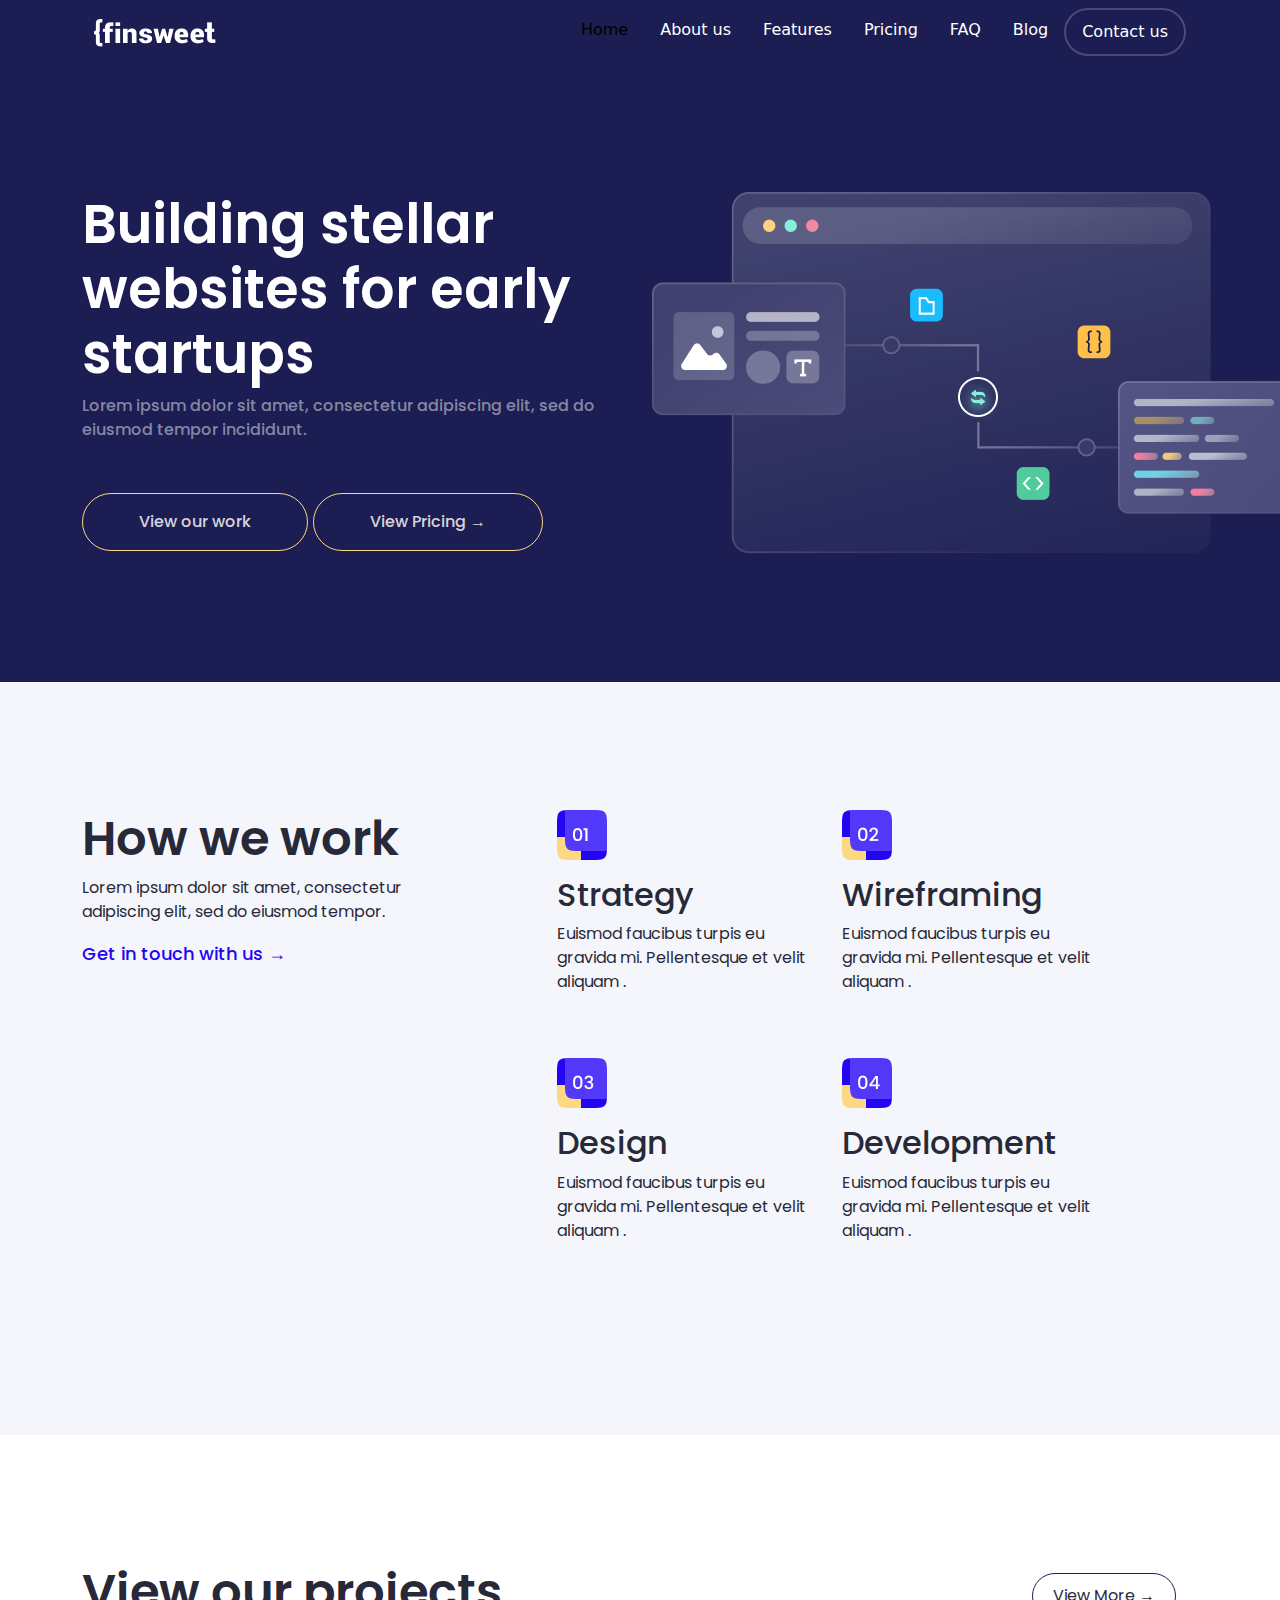
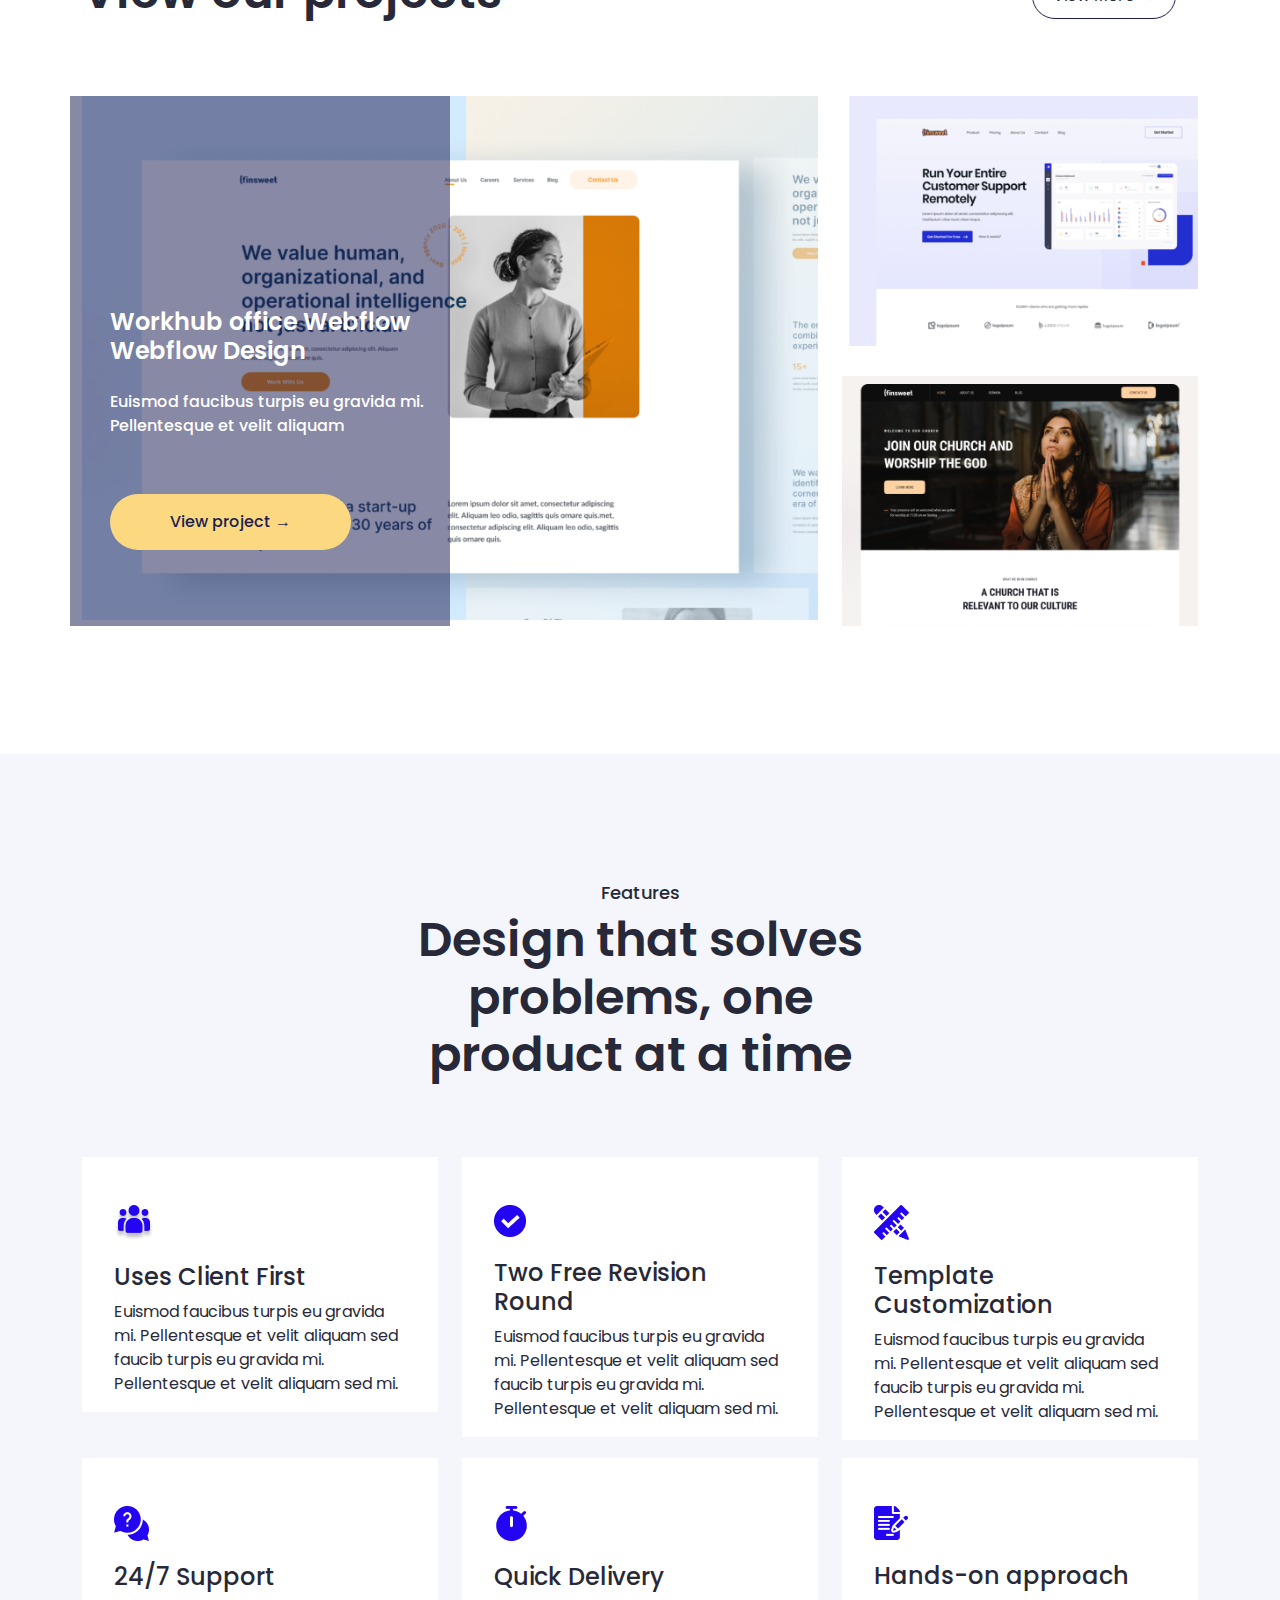
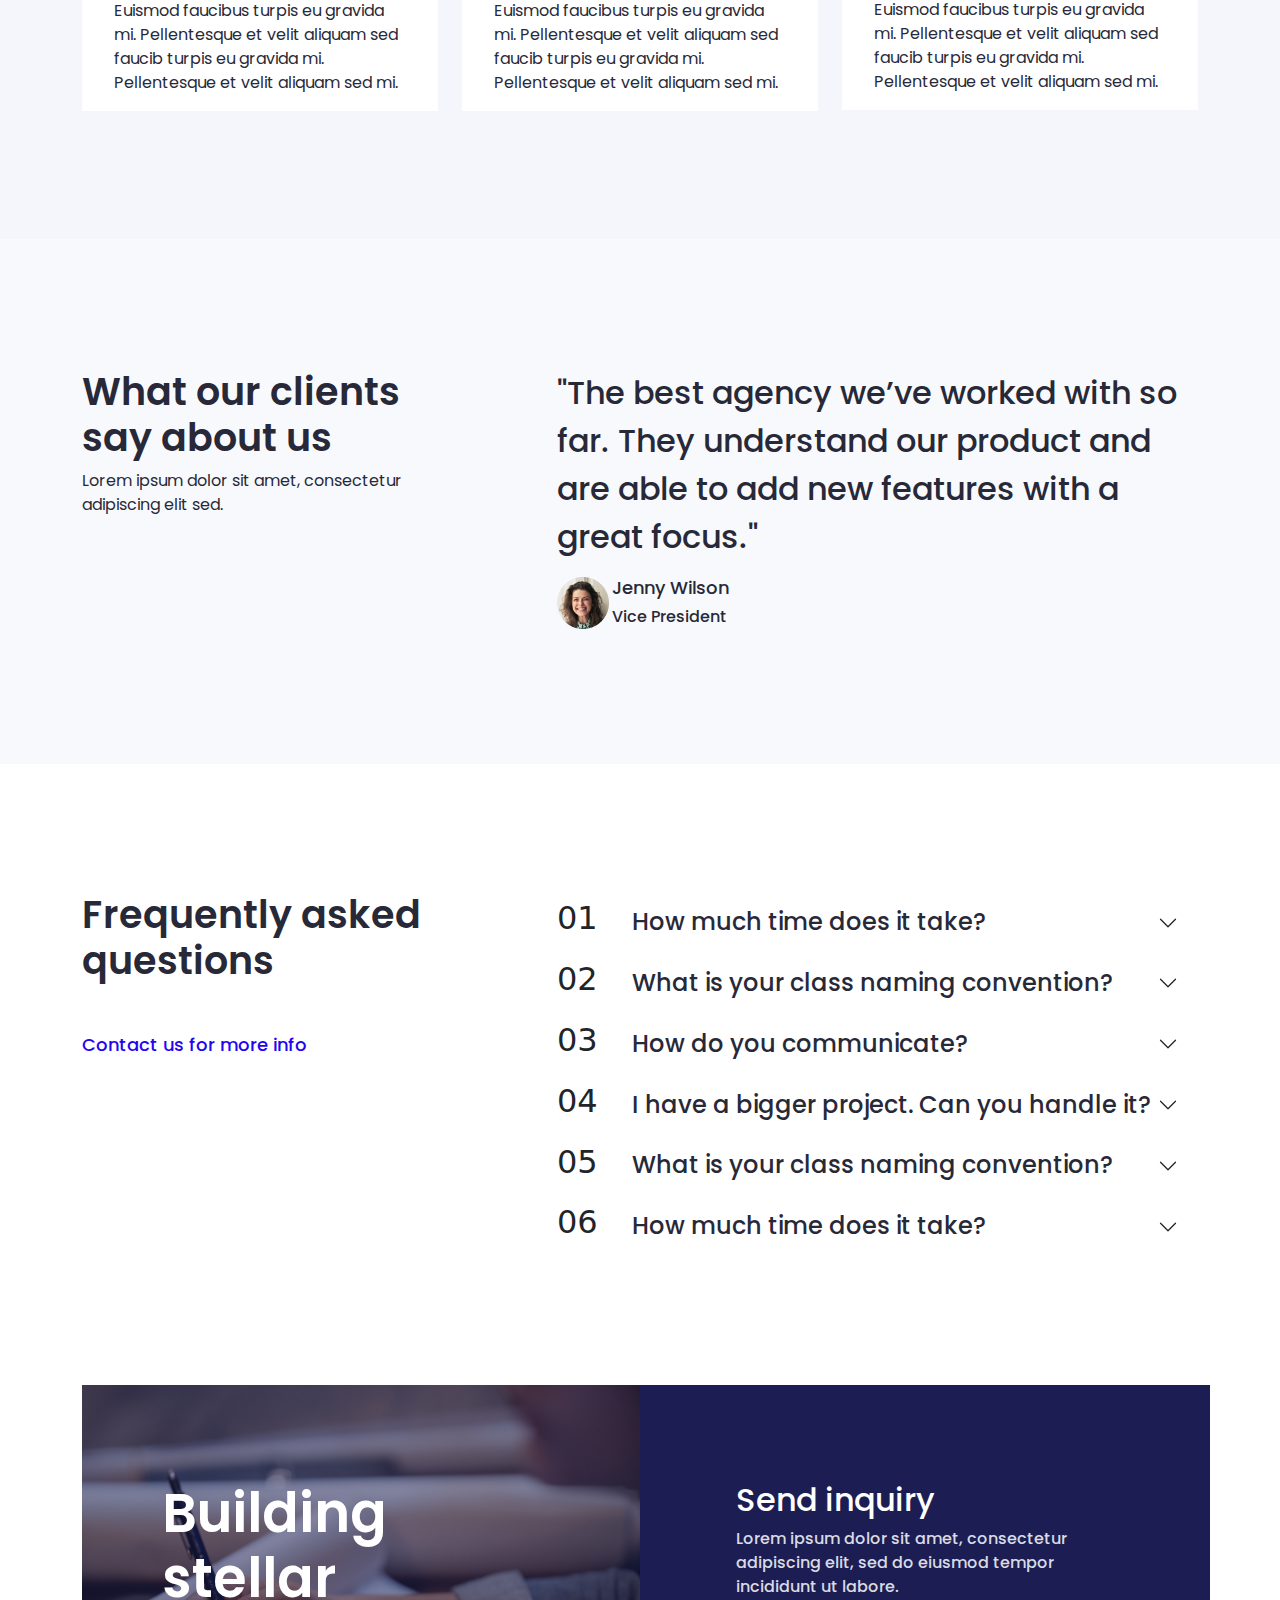
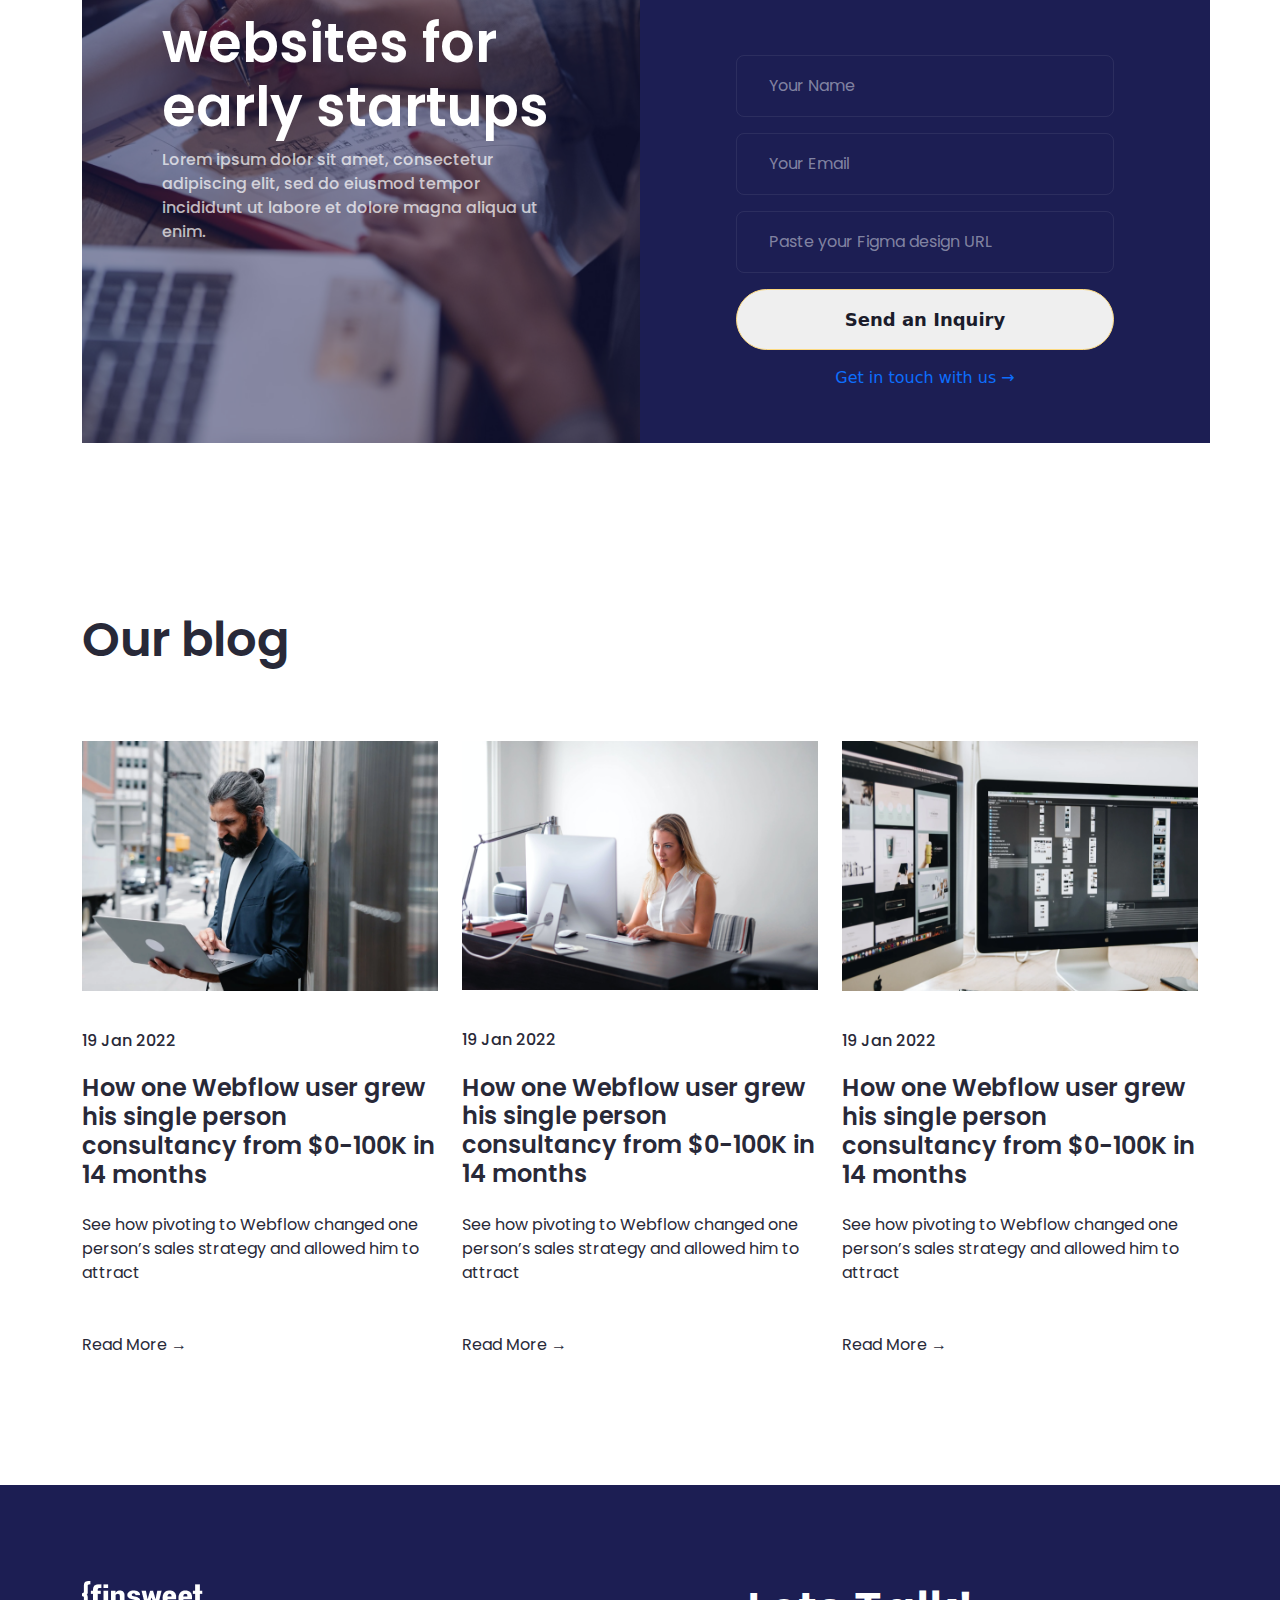
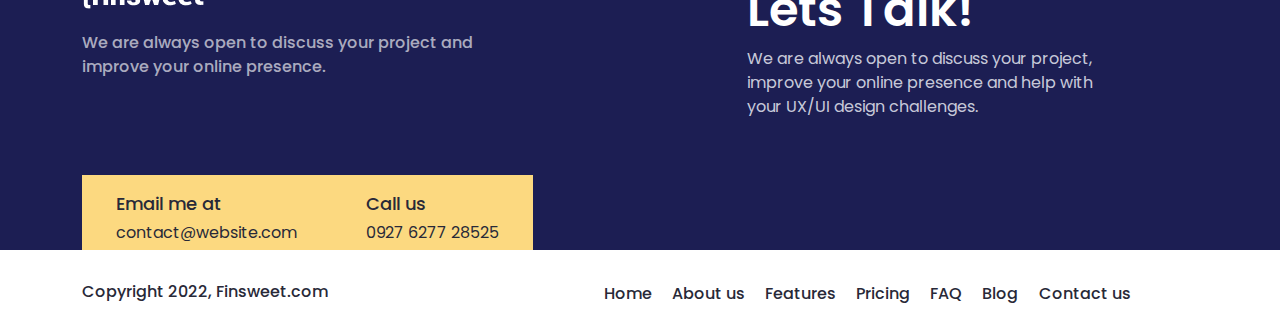
<file: index.html>
<!DOCTYPE html>
<html lang="en">

<head>
  <meta charset="UTF-8">
  <meta name="viewport" content="width=device-width, initial-scale=1.0">
  <title>Home</title>
  <link
    href="https://fonts.googleapis.com/css2?family=Poppins:ital,wght@0,100;0,200;0,300;0,400;0,500;0,600;0,700;0,800;0,900;1,100;1,200;1,300;1,400;1,500;1,600;1,700;1,800;1,900&display=swap"
    rel="stylesheet">
  <link rel="stylesheet" href="https://cdnjs.cloudflare.com/ajax/libs/font-awesome/6.5.2/css/all.min.css"
    integrity="sha512-SnH5WK+bZxgPHs44uWIX+LLJAJ9/2PkPKZ5QiAj6Ta86w+fsb2TkcmfRyVX3pBnMFcV7oQPJkl9QevSCWr3W6A=="
    crossorigin="anonymous" referrerpolicy="no-referrer" />
  <link rel="stylesheet" href="css/bootstrap.min.css">
  <link rel="stylesheet" href="css/style.css">
</head>

<body>
  <!-- Navbar Start -->
  <div class="navbar_total">
    <div class="container">
      <nav class="navbar navbar-expand-lg ">
        <div class="container-fluid">
          <a class="navbar-brand" href="index.html">
            <img src="image/home img/Finsweet white logo 1.png" alt="">
          </a>
          <button class="navbar-toggler" type="button" data-bs-toggle="collapse"
            data-bs-target="#navbarSupportedContent" aria-controls="navbarSupportedContent" aria-expanded="false"
            aria-label="Toggle navigation">
            <span class="navbar-toggler-icon"></span>
          </button>
          <div class="collapse navbar-collapse" id="navbarSupportedContent">
            <ul class="navbar-nav ms-auto mb-2 mb-lg-0">
              <li class="nav-item">
                <a class="nav-link active" aria-current="page" href="index.html" target="_blank">Home</a>
              </li>
              <li class="nav-item">
                <a class="nav-link" href="about.html" target="_blank">About us</a>
              </li>
              <li class="nav-item">
                <a class="nav-link" href="feature.html" target="_blank">Features</a>
              </li>
              <li class="nav-item">
                <a class="nav-link" href="pricing.html" target="_blank">Pricing</a>
              </li>
              <li class="nav-item">
                <a class="nav-link" href="faq.html" target="_blank">FAQ</a>
              </li>
              <li class="nav-item">
                <a class="nav-link" href="read_blog.html" target="_blank">Blog</a>
              </li>
              <li class="nav-item">
                <a class="nav-link" href="contact.html" target="_blank">Contact us</a>
              </li>
            </ul>

          </div>
        </div>
      </nav>
    </div>
  </div>
  <!-- Navbar End -->

  <!-- Banner Start -->
  <section id="Banner">

    <div class="container">
      <div class="row">
        <div class="col-lg-6 banner_text">
          <h2>Building stellar websites for early startups</h2>
          <p>Lorem ipsum dolor sit amet, consectetur adipiscing elit, sed do eiusmod tempor incididunt.</p>
          <a href="work.html" target="_blank">View our work</a>
          <a href="pricing.html" target="_blank">View Pricing &rarr; </a>
        </div>
        <div class="col-lg-6 banner_image">
          <img src="image/home img/home_banner_image.png" alt="">
        </div>
      </div>

    </div>



  </section>
  <!-- Banner End -->

  <!-- Work section Stat -->

  <section id="Work">

    <div class="container">
      <div class="row">
        <div class="col-lg-4">
          <div class="work_text">
            <h3>How we work</h3>
            <p>Lorem ipsum dolor sit amet, consectetur adipiscing elit, sed do eiusmod tempor.</p>
            <a href="Privacy.html" target="_blank">Get in touch with us &rarr;</a>
          </div>
        </div>
        <div class="col-lg-6 offset-lg-1">
          <div class="row work_inner">
            <div class="col-lg-6">
              <img src="image/home img/pointer_1.png" alt="pointer_1">
              <h3>Strategy</h3>
              <p>Euismod faucibus turpis eu gravida mi. Pellentesque et velit aliquam .</p>
            </div>
            <div class="col-lg-6">
              <img src="image/home img/pointer 2.png" alt="pointer_1">
              <h3>Wireframing</h3>
              <p>Euismod faucibus turpis eu gravida mi. Pellentesque et velit aliquam .</p>
            </div>
            <div class="col-lg-6">
              <img src="image/home img/pointer 3.png" alt="pointer_1">
              <h3>Design</h3>
              <p>Euismod faucibus turpis eu gravida mi. Pellentesque et velit aliquam .</p>
            </div>
            <div class="col-lg-6">
              <img src="image/home img/pointer 4.png" alt="pointer_1">
              <h3>Development</h3>
              <p>Euismod faucibus turpis eu gravida mi. Pellentesque et velit aliquam .</p>
            </div>
          </div>
        </div>
      </div>
    </div>

  </section>

  <!-- Work section end -->

  <!-- view section start -->

  <section id="View">
    <div class="container">
      <div class="row view_top">
        <div class="col-lg-5">
          <h3> View our projects</h3>
        </div>
        <div class="col-lg-2 offset-lg-5">
          <a href="work.html" target="_blank">View More &rarr;</a>
        </div>
      </div>
      <div class="row">
        <div class="col-lg-8 view_left_image">
          <img src="image/home img/view_1.png" alt="">
          <div class="view_img_hover">
            <div class="hover_text">
              <h4>Workhub office Webflow Webflow Design</h4>
            <p>Euismod faucibus turpis eu gravida mi. Pellentesque et velit aliquam </p>
            <a href="work.html">View project &rarr;</a>
            </div>
            
          </div>
        </div>
        <div class="col-lg-4">
          <div class="row view_right_image">
            <div class="col-lg-12 top_img">
              <img src="image/home img/view_2.png" alt="">
              <div class="view_img_hover_r_t">
                <div class="view_img_hover_r_text">
                  <h4>Unisaas Website 
                    Design</h4>
                    <a href="work.html">View portfolio &rarr;</a>
                </div>
               
              </div>
            </div>
            <div class="col-lg-12 down_image">
              <img src="image/home img/view_3.png" alt="">
              <div class="view_img_hover_r_t">
                <div class="view_img_hover_r_text">
                  <h4>Unisaas Website 
                    Design</h4>
                    <a href="work.html">View portfolio &rarr;</a>
                </div>
               
              </div>
            </div>
          </div>
        </div>
      </div>
    </div>
  </section>


  <!-- view section End -->

  <!-- features start -->

  <section id="Features">

    <div class="container">
      <div class="feature_total">
        <div class="row feature_title">
          <div class="col-lg-6 offset-lg-3">
            <h5>Features</h5>
            <h3>Design that solves problems, one product at a time</h3>
          </div>
        </div>
        <div class="row feature_total_inner">
          <div class="col-lg-4">
            <div class="feature_inner">

              <div class="row">
                <div class="col-lg-10 offset-lg-1">
                  <img src="image/home img/icon-1.png" alt="">
                  <h4>Uses Client First</h4>
                  <p>Euismod faucibus turpis eu gravida mi. Pellentesque et velit aliquam sed faucib turpis eu gravida
                    mi. Pellentesque et velit aliquam sed mi.
                  </p>
                </div>
              </div>

            </div>

          </div>
          <div class="col-lg-4">
            <div class="feature_inner">

              <div class="row">
                <div class="col-lg-10 offset-lg-1">
                  <img src="image/home img/Icon-2.png" alt="">
                  <h4>Two Free Revision Round</h4>
                  <p>Euismod faucibus turpis eu gravida mi. Pellentesque et velit aliquam sed faucib turpis eu gravida
                    mi. Pellentesque et velit aliquam sed mi.
                  </p>
                </div>
              </div>

            </div>

          </div>
          <div class="col-lg-4">
            <div class="feature_inner">

              <div class="row">
                <div class="col-lg-10 offset-lg-1">
                  <img src="image/home img/Icon-3.png" alt="">
                  <h4>Template Customization</h4>
                  <p>Euismod faucibus turpis eu gravida mi. Pellentesque et velit aliquam sed faucib turpis eu gravida
                    mi. Pellentesque et velit aliquam sed mi.
                  </p>
                </div>
              </div>

            </div>

          </div>
          <div class="col-lg-4">
            <div class="feature_inner">

              <div class="row">
                <div class="col-lg-10 offset-lg-1">
                  <img src="image/home img/Icon-4.png" alt="">
                  <h4>24/7 Support</h4>
                  <p>Euismod faucibus turpis eu gravida mi. Pellentesque et velit aliquam sed faucib turpis eu gravida
                    mi. Pellentesque et velit aliquam sed mi.
                  </p>
                </div>
              </div>

            </div>

          </div>
          <div class="col-lg-4">
            <div class="feature_inner">

              <div class="row">
                <div class="col-lg-10 offset-lg-1">
                  <img src="image/home img/Icon-5.png" alt="">
                  <h4>Quick Delivery</h4>
                  <p>Euismod faucibus turpis eu gravida mi. Pellentesque et velit aliquam sed faucib turpis eu gravida
                    mi. Pellentesque et velit aliquam sed mi.
                  </p>
                </div>
              </div>

            </div>

          </div>
          <div class="col-lg-4">
            <div class="feature_inner">

              <div class="row">
                <div class="col-lg-10 offset-lg-1">
                  <img src="image/home img/Icon-6.png" alt="">
                  <h4>Hands-on approach</h4>
                  <p>Euismod faucibus turpis eu gravida mi. Pellentesque et velit aliquam sed faucib turpis eu gravida
                    mi. Pellentesque et velit aliquam sed mi.
                  </p>
                </div>
              </div>

            </div>

          </div>


        </div>

      </div>
    </div>



  </section>



  <!-- features End -->

  <!-- client say start -->

  <section id="Client">

    <div class="container">
      <div class="row">
        <div class="col-lg-4 client_left">
          <h3>What our clients say about us</h3>
          <p>Lorem ipsum dolor sit amet, consectetur adipiscing elit sed.</p>
        </div>
        <div class="col-lg-7 offset-lg-1 client_right">
          <p>"The best agency we’ve worked with so far. They understand our product and are able to add new features
            with a great focus."</p>
          <div class="client_left_bottom">
            <div class="row">
              <div class="col-lg-1"><img src="image/home img/jenny.png" alt="jenny">
              </div>
              <div class="col-lg-5">
                <h5>Jenny Wilson</h5>
                <h6>Vice President</h6>

              </div>
            </div>

          </div>

        </div>
      </div>
    </div>




  </section>



  <!-- client say end -->

  <!-- Questions Start -->

  <section id="Questions">

    <div class="container">
      <div class="row ">
        <div class="col-lg-4 ques_left">
          <h3>Frequently asked questions</h3>
          <a href="contact.html" target="_blank">Contact us for more info</a>
        </div>
        <div class="col-lg-7 offset-lg-1">
          <div class="row ques_right">
            <div class="col-lg-1">
              <h2>01</h2>
            </div>
            <div class="col-lg-11">
              <div class="accordion accordion-flush" id="accordionFlushExample">
                <div class="accordion-item">
                  <h2 class="accordion-header">
                    <button class="accordion-button collapsed" type="button" data-bs-toggle="collapse"
                      data-bs-target="#flush-collapseOne" aria-expanded="false" aria-controls="flush-collapseOne">
                      How much time does it take?
                    </button>
                  </h2>
                  <div id="flush-collapseOne" class="accordion-collapse collapse"
                    data-bs-parent="#accordionFlushExample">
                    <div class="accordion-body">Lorem ipsum dolor sit amet, consectetur adipiscing elit, sed do eiusmod
                      tempor incididunt ut labore et dolore magna aliqua.</div>
                  </div>
                </div>
              </div>
            </div>
          </div>
          <div class="row ques_right">
            <div class="col-lg-1">
              <h2>02</h2>
            </div>
            <div class="col-lg-11">
              <div class="accordion accordion-flush" id="accordionFlushExample">
                <div class="accordion-item">
                  <h2 class="accordion-header">
                    <button class="accordion-button collapsed" type="button" data-bs-toggle="collapse"
                      data-bs-target="#flush-collapseTwo" aria-expanded="false" aria-controls="flush-collapseTwo">
                      What is your class naming convention?
                    </button>
                  </h2>
                  <div id="flush-collapseTwo" class="accordion-collapse collapse"
                    data-bs-parent="#accordionFlushExample">
                    <div class="accordion-body">Lorem ipsum dolor sit amet, consectetur adipiscing elit, sed do eiusmod
                      tempor incididunt ut labore et dolore magna aliqua.</div>
                  </div>
                </div>
              </div>
            </div>
          </div>
          <div class="row ques_right">
            <div class="col-lg-1">
              <h2>03</h2>
            </div>
            <div class="col-lg-11">
              <div class="accordion accordion-flush" id="accordionFlushExample">
                <div class="accordion-item">
                  <h2 class="accordion-header">
                    <button class="accordion-button collapsed" type="button" data-bs-toggle="collapse"
                      data-bs-target="#flush-collapseThree" aria-expanded="false" aria-controls="flush-collapseThree">
                      How do you communicate?
                    </button>
                  </h2>
                  <div id="flush-collapseThree" class="accordion-collapse collapse"
                    data-bs-parent="#accordionFlushExample">
                    <div class="accordion-body">Lorem ipsum dolor sit amet, consectetur adipiscing elit, sed do eiusmod
                      tempor incididunt ut labore et dolore magna aliqua.</div>
                  </div>
                </div>
              </div>
            </div>
          </div>
          <div class="row ques_right">
            <div class="col-lg-1">
              <h2>04</h2>
            </div>
            <div class="col-lg-11">
              <div class="accordion accordion-flush" id="accordionFlushExample">
                <div class="accordion-item">
                  <h2 class="accordion-header">
                    <button class="accordion-button collapsed" type="button" data-bs-toggle="collapse"
                      data-bs-target="#flush-collapseFour" aria-expanded="false" aria-controls="flush-collapseFour">
                      I have a bigger project. Can you handle it?
                    </button>
                  </h2>
                  <div id="flush-collapseFour" class="accordion-collapse collapse"
                    data-bs-parent="#accordionFlushExample">
                    <div class="accordion-body">Lorem ipsum dolor sit amet, consectetur adipiscing elit, sed do eiusmod
                      tempor incididunt ut labore et dolore magna aliqua.</div>
                  </div>
                </div>
              </div>
            </div>
          </div>
          <div class="row ques_right">
            <div class="col-lg-1">
              <h2>05</h2>
            </div>
            <div class="col-lg-11">
              <div class="accordion accordion-flush" id="accordionFlushExample">
                <div class="accordion-item">
                  <h2 class="accordion-header">
                    <button class="accordion-button collapsed" type="button" data-bs-toggle="collapse"
                      data-bs-target="#flush-collapseFive" aria-expanded="false" aria-controls="flush-collapseFive">
                      What is your class naming convention?
                    </button>
                  </h2>
                  <div id="flush-collapseFive" class="accordion-collapse collapse"
                    data-bs-parent="#accordionFlushExample">
                    <div class="accordion-body">Lorem ipsum dolor sit amet, consectetur adipiscing elit, sed do eiusmod
                      tempor incididunt ut labore et dolore magna aliqua.</div>
                  </div>
                </div>
              </div>
            </div>
          </div>
          <div class="row ques_right">
            <div class="col-lg-1">
              <h2>06</h2>
            </div>
            <div class="col-lg-11">
              <div class="accordion accordion-flush" id="accordionFlushExample">
                <div class="accordion-item">
                  <h2 class="accordion-header">
                    <button class="accordion-button collapsed" type="button" data-bs-toggle="collapse"
                      data-bs-target="#flush-collapseSix" aria-expanded="false" aria-controls="flush-collapseSix">
                      How much time does it take?
                    </button>
                  </h2>
                  <div id="flush-collapseSix" class="accordion-collapse collapse"
                    data-bs-parent="#accordionFlushExample">
                    <div class="accordion-body">Lorem ipsum dolor sit amet, consectetur adipiscing elit, sed do eiusmod
                      tempor incididunt ut labore et dolore magna aliqua.</div>
                  </div>
                </div>
              </div>
            </div>
          </div>
        </div>
      </div>
    </div>

  </section>



  <!-- Questions End -->

  <!-- Stellar start -->

  <section id="Stellar">
    <div class="container">
      <div class="stellar_total">
        <div class="row">
          <div class="col-lg-6 pe-0">
            <div class="stellar_left">
              <img src="image/home img/woman-writing-on-paper-3228878.png" alt="">
              <div class="overlay">

              </div>
              <div class="stellar_left_text">
                <h3>Building stellar websites for early startups</h3>
                <p>Lorem ipsum dolor sit amet, consectetur adipiscing elit, sed do eiusmod tempor incididunt ut labore
                  et
                  dolore magna aliqua ut enim.</p>
              </div>
            </div>

          </div>
          <div class="col-lg-6 stellar_right">
            <h3>Send inquiry</h3>
            <p>Lorem ipsum dolor sit amet, consectetur adipiscing elit, sed do eiusmod tempor incididunt ut labore.</p>
            <form action="#">
              <div class="input_box">
                <input type="text" placeholder="Your Name">


                <input type="email" placeholder="Your Email">


                <input type="url" placeholder="Paste your Figma design URL">

                <button type="submit">Send an Inquiry</button>
                <div class="get_touch">
                  <a href="#">Get in touch with us &rarr;</a>
                </div>

              </div>

            </form>
          </div>
        </div>

      </div>
    </div>

  </section>

  <!-- Stellar End -->


  <!-- Our Blog Start -->

  <section id="Blog">

    <div class="container">

      <div class="row blog">
        <h2>Our blog</h2>
        <div class="col-lg-4">
          <img src="image/home img/arabic-businessman-standing-on-street-and-using-laptop-9623794.png"
            alt="businessman">
          <h5>19 Jan 2022</h5>
          <h3>How one Webflow user grew his single person consultancy from $0-100K in 14 months</h3>
          <p>See how pivoting to Webflow changed one person’s sales strategy and allowed him to attract</p>
          <a href="blog.html" target="_blank">Read More &rarr;</a>
        </div>
        <div class="col-lg-4">
          <img src="image/home img/woman-in-white-sleeveless-shirt-using-macbook-air-on-brown-wooden-table-3766189.png"
            alt="businessman">
          <h5>19 Jan 2022</h5>
          <h3>How one Webflow user grew his single person consultancy from $0-100K in 14 months</h3>
          <p>See how pivoting to Webflow changed one person’s sales strategy and allowed him to attract</p>
          <a href="blog.html" target="_blank">Read More &rarr;</a>
        </div>
        <div class="col-lg-4">
          <img src="image/home img/apple-monitors-326518.png" alt="businessman">
          <h5>19 Jan 2022</h5>
          <h3>How one Webflow user grew his single person consultancy from $0-100K in 14 months</h3>
          <p>See how pivoting to Webflow changed one person’s sales strategy and allowed him to attract</p>
          <a href="blog.html" target="_blank">Read More &rarr;</a>
        </div>
      </div>

    </div>



  </section>



  <!-- Our Blog End -->

  <!-- Footer Start -->

  <footer>

    <div class="container">

      <div class="footer_total">
        <div class="row">
          <div class="col-lg-5">
            <div class="footer_left_top">
              <div class="row">
                <div class="col-lg-12">
                  <img src="image/home img/Finsweet white logo 1.png" alt="">
                  <p>We are always open to discuss your project and improve your online presence.</p>
                </div>
              </div>

            </div>

            <div class="footer_left_bottom d-flex">
              <div class="email">
                <h4>Email me at </h4>
                <h5>contact@website.com</h5>
              </div>
              <div class="contact">
                <h4>Call us </h4>
                <h5>0927 6277 28525</h5>
              </div>
            </div>
          </div>



          <div class="col-lg-4 offset-lg-2 footer_right_top">
            <h3>Lets Talk!</h3>
            <p>We are always open to discuss your project, improve your online presence and help with your UX/UI design
              challenges.</p>

            <a href="#"><i class="fa-brands fa-facebook"></i></a>
            <a href="#"><i class="fa-brands fa-twitter"></i></a>
            <a href="#"><i class="fa-brands fa-instagram"></i></a>
            <a href="#"><i class="fa-brands fa-linkedin"></i></a>
          </div>
        </div>
      </div>



    </div>






  </footer>


  <!-- Footer End -->

  <!-- Extra Start -->

  <section id="Extra">

    <div class="container">
      <div class="row">
        <div class="col-lg-4">
          <div class="footer_bottom">
            <h4>Copyright 2022, Finsweet.com</h4>

          </div>
        </div>
        <div class="col-lg-7 offset-lg-1">
          <div class="footer_bottom_nav">
            <ul>
              <li><a href="#">Home</a></li>
              <li><a href="#">About us</a></li>
              <li><a href="#">Features</a></li>
              <li><a href="#">Pricing</a></li>
              <li><a href="#">FAQ</a></li>
              <li><a href="#">Blog</a></li>
              <li><a href="#">Contact us</a></li>
            </ul>
          </div>
        </div>
      </div>
    </div>
  </section>


  <!-- Extra End -->

  <script src="main.js/bootstrap.bundle.min.js"></script>

</body>

</html>
</file>
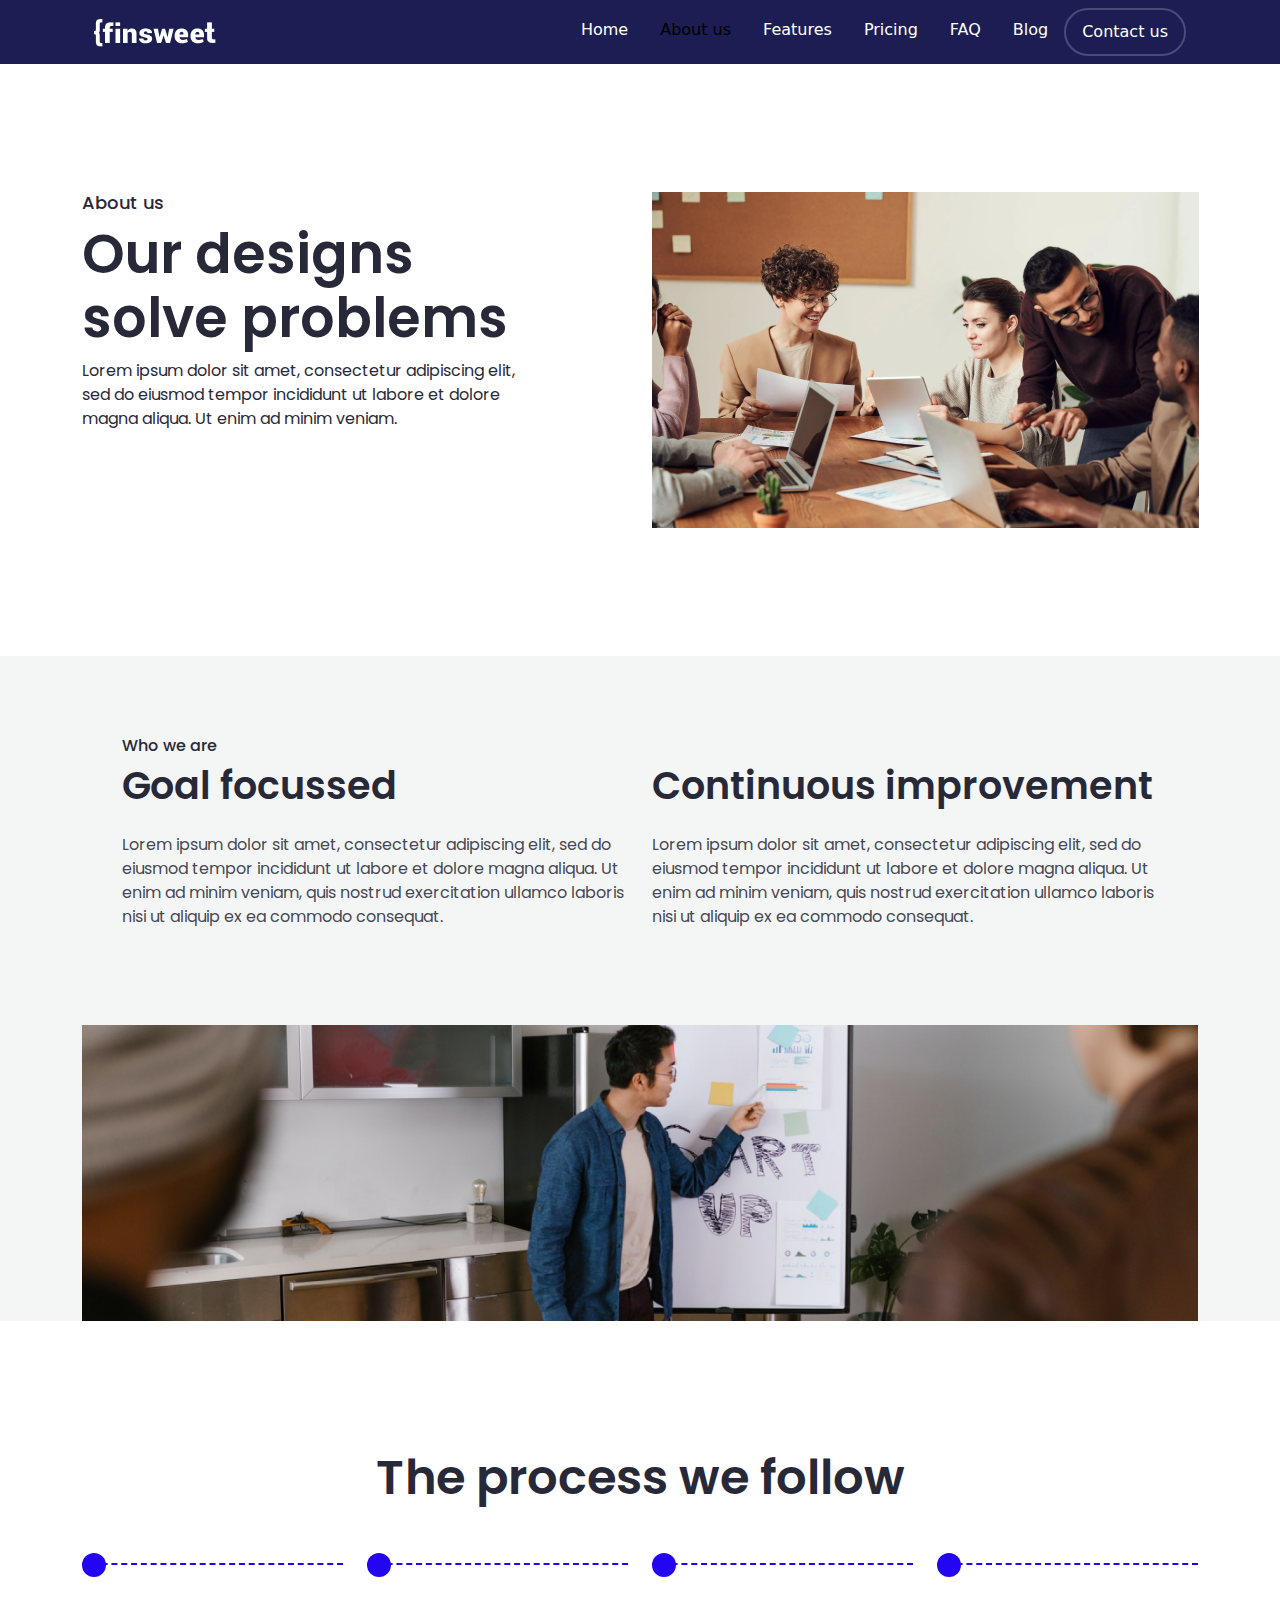
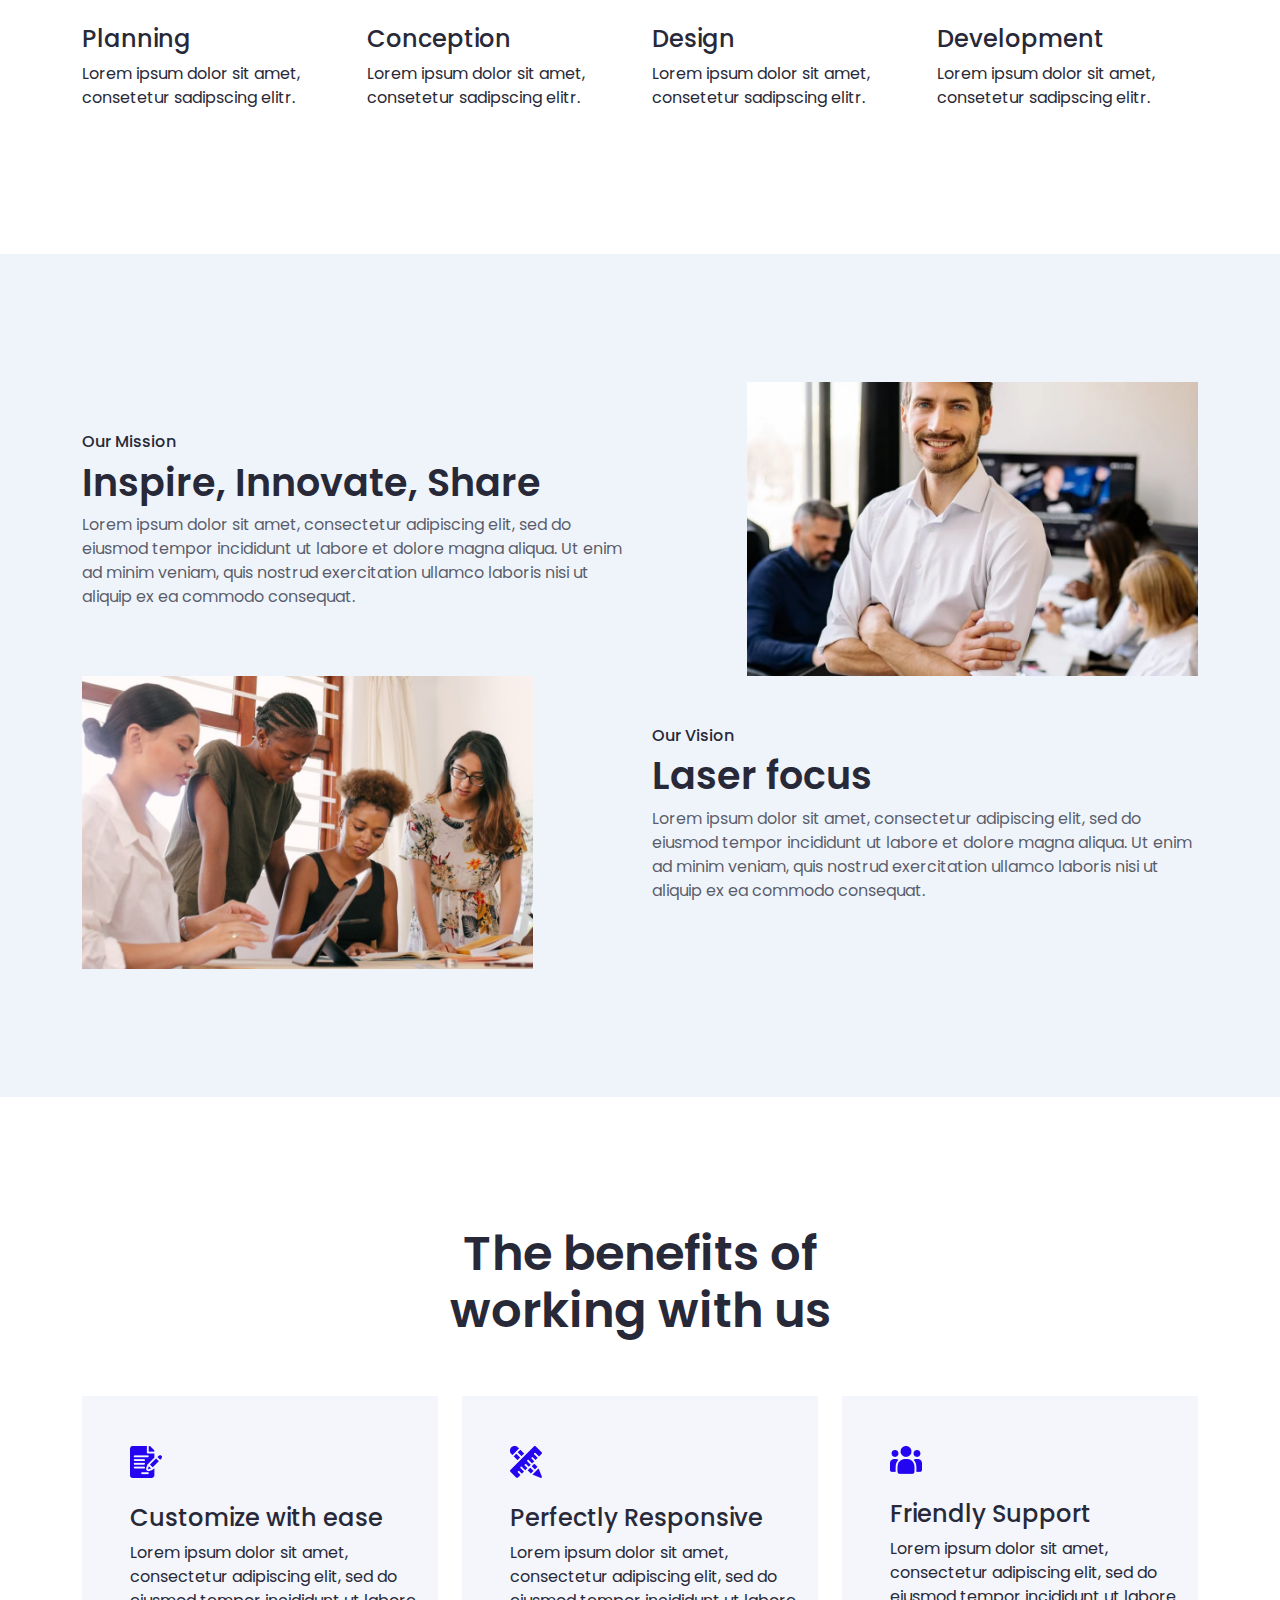
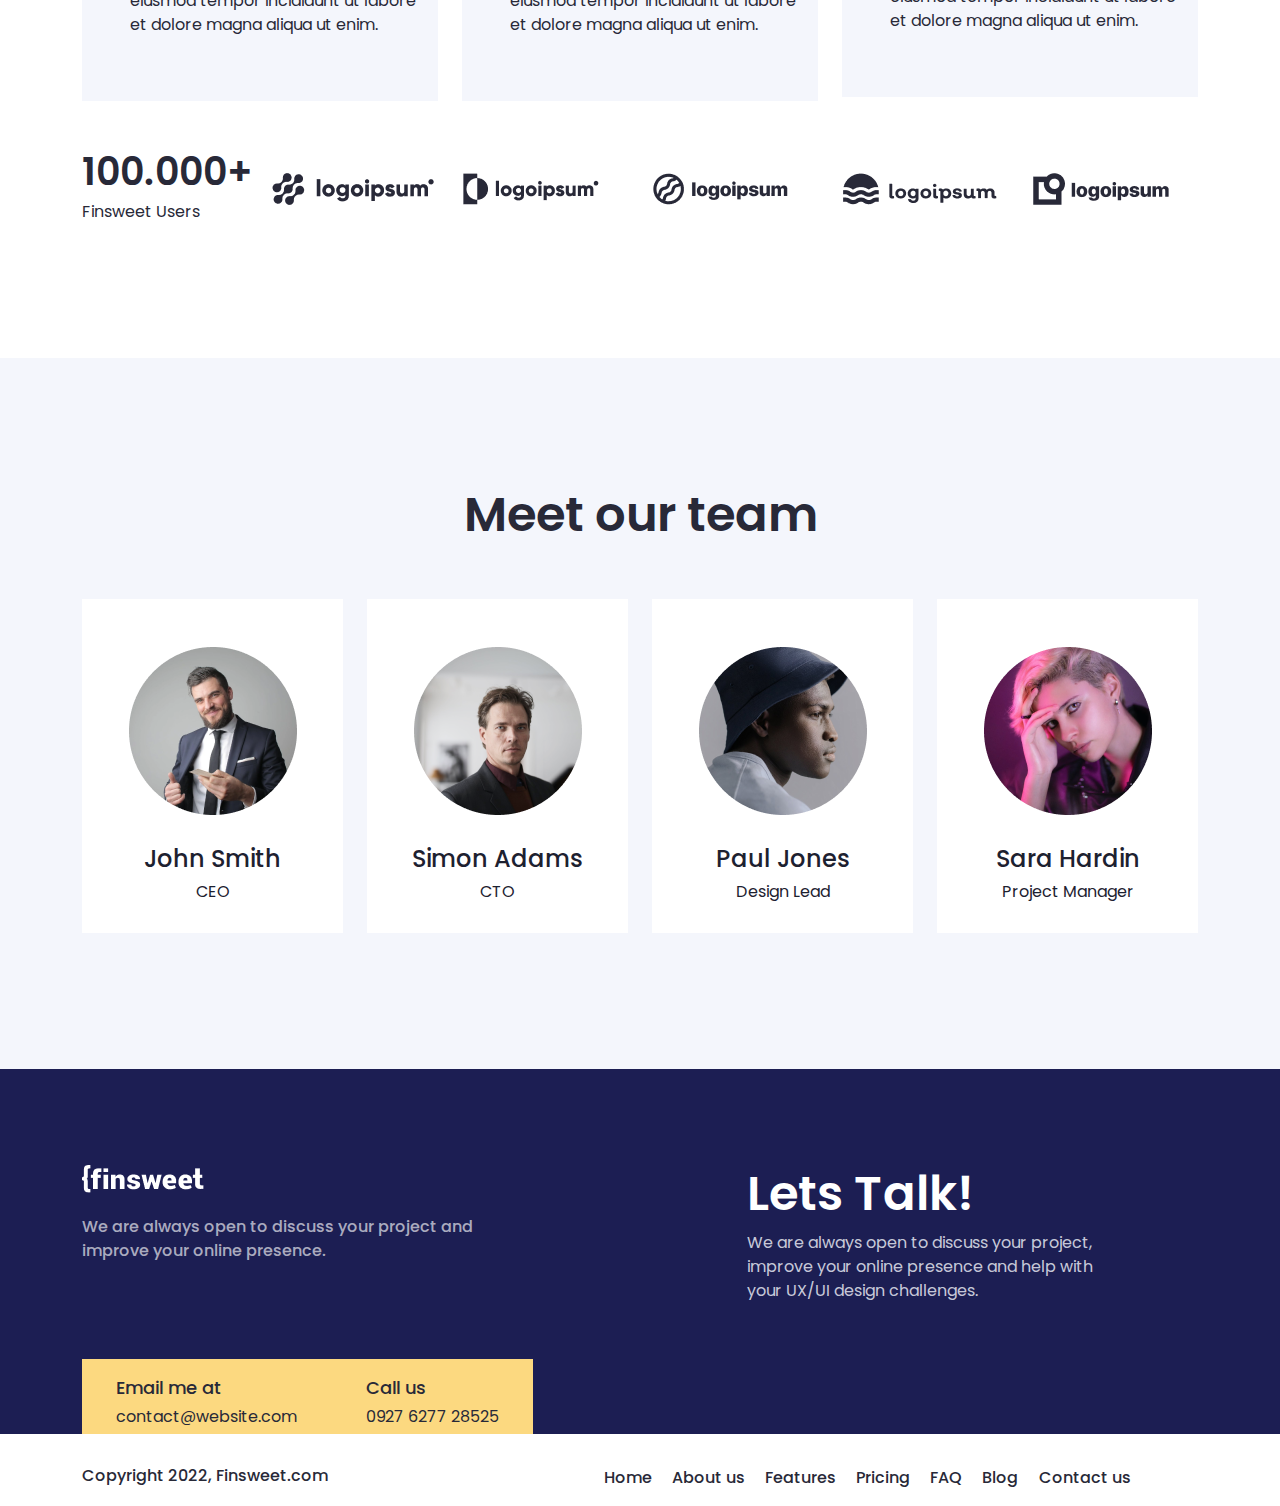
<file: about.html>
<!DOCTYPE html>
<html lang="en">

<head>
  <meta charset="UTF-8">
  <meta name="viewport" content="width=device-width, initial-scale=1.0">
  <title>About</title>
  <link
    href="https://fonts.googleapis.com/css2?family=Poppins:ital,wght@0,100;0,200;0,300;0,400;0,500;0,600;0,700;0,800;0,900;1,100;1,200;1,300;1,400;1,500;1,600;1,700;1,800;1,900&display=swap"
    rel="stylesheet">
  <link rel="stylesheet" href="https://cdnjs.cloudflare.com/ajax/libs/font-awesome/6.5.2/css/all.min.css"
    integrity="sha512-SnH5WK+bZxgPHs44uWIX+LLJAJ9/2PkPKZ5QiAj6Ta86w+fsb2TkcmfRyVX3pBnMFcV7oQPJkl9QevSCWr3W6A=="
    crossorigin="anonymous" referrerpolicy="no-referrer" />
  <link rel="stylesheet" href="css/bootstrap.min.css">
  <link rel="stylesheet" href="css/about.css">
</head>

<body>
  <!-- Navbar Start -->
  <div class="navbar_total">
    <div class="container">
      <nav class="navbar navbar-expand-lg ">
        <div class="container-fluid">
          <a class="navbar-brand" href="#">
            <img src="image/home img/Finsweet white logo 1.png" alt="">
          </a>
          <button class="navbar-toggler" type="button" data-bs-toggle="collapse"
            data-bs-target="#navbarSupportedContent" aria-controls="navbarSupportedContent" aria-expanded="false"
            aria-label="Toggle navigation">
            <span class="navbar-toggler-icon"></span>
          </button>
          <div class="collapse navbar-collapse" id="navbarSupportedContent">
            <ul class="navbar-nav ms-auto mb-2 mb-lg-0">
              <li class="nav-item">
                <a class="nav-link " aria-current="page" href="index.html"
                  target="_blank">Home</a>
              </li>
              <li class="nav-item">
                <a class="nav-link active" href="about.html" target="_blank">About us</a>
              </li>
              <li class="nav-item">
                <a class="nav-link" href="feature.html" target="_blank">Features</a>
              </li>
              <li class="nav-item">
                <a class="nav-link" href="pricing.html" target="_blank">Pricing</a>
              </li>
              <li class="nav-item">
                <a class="nav-link" href="faq.html" target="_blank">FAQ</a>
              </li>
              <li class="nav-item">
                <a class="nav-link" href="read_blog.html" target="_blank">Blog</a>
              </li>
              <li class="nav-item">
                <a class="nav-link" href="contact.html" target="_blank">Contact us</a>
              </li>


            </ul>

          </div>
        </div>
      </nav>
    </div>
  </div>
  <!-- Navbar End -->



  <!-- About Us Start -->

  <section id="About_us">

    <div class="container">
      <div class="about_us_total">
        <div class="row">
          <div class="col-lg-5">
            <div class="about_us_text">
              <h5>About us</h5>
              <h3>Our designs solve problems</h3>
              <p>Lorem ipsum dolor sit amet, consectetur adipiscing elit, sed do eiusmod tempor incididunt ut labore et
                dolore magna aliqua. Ut enim ad minim veniam.</p>
            </div>
          </div>
          <div class="col-lg-6 offset-lg-1">
            <div class="about_us_img">
              <img src="image/about image/group-of-people-sitting-indoors-3184360.png" alt="">
            </div>
          </div>
        </div>
      </div>
    </div>
  </section>


  <!-- About Us End -->


  <!-- Who we are Start -->

  <section id="Who_we">

    <div class="container">

      <div class="we_total">
        <div class="row">
          <h4>Who we are</h4>
          <div class="col-lg-6">
            <div class="we_left">
              <h3>Goal focussed</h3>
              <p>Lorem ipsum dolor sit amet, consectetur adipiscing elit, sed do eiusmod tempor incididunt ut labore et
                dolore magna aliqua. Ut enim ad minim veniam, quis nostrud exercitation ullamco laboris nisi ut aliquip
                ex ea commodo consequat.
              </p>
            </div>


          </div>
          <div class="col-lg-6">
            <div class="we_right">
              <h3>Continuous improvement</h3>
              <p>Lorem ipsum dolor sit amet, consectetur adipiscing elit, sed do eiusmod tempor incididunt ut labore et
                dolore magna aliqua. Ut enim ad minim veniam, quis nostrud exercitation ullamco laboris nisi ut aliquip
                ex ea commodo consequat.</p>
            </div>

          </div>
        </div>


      </div>
      <div class="row">
        <div class="we_img">
          <img src="image/about image/man-in-blue-jacket-looking-at-white-board-7413916.png" alt="">
        </div>
      </div>

    </div>

  </section>

  <!-- Who we are End -->

  <!-- Process start -->

  <section id="Process">

    <div class="container">
      <div class="process_total">
        <div class="process_title">
          <h3>The process we follow</h3>
        </div>
        <div class="process_inner">
          <div class="row">
            <div class="col-lg-3">
              <div class="process_inner_all">
                <h4>Planning</h4>
                <p>Lorem ipsum dolor sit amet, consetetur sadipscing elitr.</p>
                <div class="circle"></div>
              </div>
            </div>
            <div class="col-lg-3">
              <div class="process_inner_all">
                
                <h4>Conception</h4>
                <p>Lorem ipsum dolor sit amet, consetetur sadipscing elitr.</p>
                <div class="circle"></div>
              </div>
            </div>
            <div class="col-lg-3">
              <div class="process_inner_all">
                
                <h4>Design</h4>
                <p>Lorem ipsum dolor sit amet, consetetur sadipscing elitr.</p>
                <div class="circle"></div>
              </div>
            </div>
            <div class="col-lg-3">
              <div class="process_inner_all">
                
                <h4>Development</h4>
                <p>Lorem ipsum dolor sit amet, consetetur sadipscing elitr.</p>
                <div class="circle"></div>
              </div>
            </div>

          </div>

        </div>
      </div>
    </div>
  </section>


  <!-- Process End -->


  <!-- Inspire Start -->

  <section id="Inspire">

    <div class="container">

      <div class="row inspire_total">
        <div class="col-lg-6">
          <h4>Our Mission </h4>
          <h3>Inspire, Innovate, Share</h3>
          <p>Lorem ipsum dolor sit amet, consectetur adipiscing elit, sed do eiusmod tempor incididunt ut labore et
            dolore magna aliqua. Ut enim ad minim veniam, quis nostrud exercitation ullamco laboris nisi ut aliquip ex
            ea commodo consequat.</p>
        </div>
        <div class="col-lg-5 offset-lg-1">
          <img src="image/about image/a-man-standing-in-an-office-7792811.png" alt="">
        </div>
        <div class="col-lg-5">
          <img src="image/about image/photo-of-women-at-the-meeting-3810789.png" alt="">
        </div>
        <div class="col-lg-6 offset-lg-1">
          <h4>Our Vision </h4>
          <h3>Laser focus</h3>
          <p>Lorem ipsum dolor sit amet, consectetur adipiscing elit, sed do eiusmod tempor incididunt ut labore et
            dolore magna aliqua. Ut enim ad minim veniam, quis nostrud exercitation ullamco laboris nisi ut aliquip ex
            ea commodo consequat.</p>
        </div>
      </div>

    </div>
  </section>



  <!-- Inspire End -->

  <!-- Benefits Start -->

  <section id="Benefits">

    <div class="container">
      <div class="benefits_total">
        <div class="row">
          <div class="col-lg-6 offset-lg-3">
            <div class="benefits_title">
              <h3>The benefits of working with us</h3>
            </div>
          </div>
        </div>
        <div class="benefit_inner">
          <div class="row">
            <div class="col-lg-4">
              <div class="benefit_inner_items">
                <img src="image/about image/Icon1.png" alt="">
                <h4>Customize with ease</h4>
                <p>Lorem ipsum dolor sit amet, consectetur adipiscing elit, sed do eiusmod tempor incididunt ut labore
                  et dolore magna aliqua ut enim.</p>
              </div>
            </div>
            <div class="col-lg-4">
              <div class="benefit_inner_items">
                <img src="image/about image/Icon2.png" alt="">
                <h4>Perfectly Responsive</h4>
                <p>Lorem ipsum dolor sit amet, consectetur adipiscing elit, sed do eiusmod tempor incididunt ut labore
                  et dolore magna aliqua ut enim.</p>
              </div>
            </div>
            <div class="col-lg-4">
              <div class="benefit_inner_items">
                <img src="image/about image/Icon3.png" alt="">
                <h4>Friendly Support</h4>
                <p>Lorem ipsum dolor sit amet, consectetur adipiscing elit, sed do eiusmod tempor incididunt ut labore
                  et dolore magna aliqua ut enim.</p>
              </div>
            </div>
          </div>
        </div>

        <div class="row benefits_logo">
          <div class="col-lg-2">
            <h3>100.000+</h3>
            <h5>Finsweet Users</h5>
          </div>
          <div class="col-lg-2">
            <img src="image/about image/Logo 1.png" alt="">
          </div>
          <div class="col-lg-2">
            <img src="image/about image/Logo 2.png" alt="">
          </div>
          <div class="col-lg-2">
            <img src="image/about image/Logo 3.png" alt="">
          </div>
          <div class="col-lg-2">
            <img src="image/about image/Logo 4.png" alt="">
          </div>
          <div class="col-lg-2">
            <img src="image/about image/Logo 5.png" alt="">
          </div>
        </div>



      </div>
    </div>

  </section>



  <!-- Benefits End -->

  <!-- TEAM Start -->

  <section id="TEAM">

    <div class="container">
      <div class="team_title">
        <h3>Meet our team</h3>
      </div>

      <div class="team_member">
        <div class="row">
          <div class="col-lg-3">
            <div class="member_inner">
              <div class="member_inner_img">
                <img src="image/about image/man-in-black-suit-holding-a-calling-card-3785104.png" alt="">
                <div class="bg_color">
                  <img src="image/about image/Ellipse 228.png" alt="">
                </div>
                <div class="img_inner_style">
                  <a href="#"><i class="fa-brands fa-facebook"></i></a>
                  <a href="#"><i class="fa-brands fa-twitter"></i></a>
                  <a href="#"><i class="fa-brands fa-instagram"></i></a>
                </div>
              </div>
              <h4>John Smith</h4>
              <h5>CEO</h5>
            </div>
          </div>
          <div class="col-lg-3">
            <div class="member_inner">
              <div class="member_inner_img">
                <img src="image/about image/simon.png" alt="">
                <div class="bg_color">
                  <img src="image/about image/Ellipse 228.png" alt="">
                </div>
                <div class="img_inner_style">
                  <a href="#"><i class="fa-brands fa-facebook"></i></a>
                  <a href="#"><i class="fa-brands fa-twitter"></i></a>
                  <a href="#"><i class="fa-brands fa-instagram"></i></a>
                </div>
              </div>
              <h4>Simon Adams</h4>
              <h5>CTO</h5>
            </div>
          </div>
          <div class="col-lg-3">
            <div class="member_inner">
              <div class="member_inner_img">
                <img src="image/about image/paul.png" alt="">
                <div class="bg_color">
                  <img src="image/about image/Ellipse 228.png" alt="">
                </div>
                <div class="img_inner_style">
                  <a href="#"><i class="fa-brands fa-facebook"></i></a>
                  <a href="#"><i class="fa-brands fa-twitter"></i></a>
                  <a href="#"><i class="fa-brands fa-instagram"></i></a>
                </div>
              </div>
              <h4>Paul Jones</h4>
              <h5>Design Lead</h5>
            </div>
          </div>
          <div class="col-lg-3">
            <div class="member_inner">
              <div class="member_inner_img">
                <img src="image/about image/Sara.png" alt="">
                <div class="bg_color">
                  <img src="image/about image/Ellipse 228.png" alt="">
                </div>
                <div class="img_inner_style">
                  <a href="#"><i class="fa-brands fa-facebook"></i></a>
                  <a href="#"><i class="fa-brands fa-twitter"></i></a>
                  <a href="#"><i class="fa-brands fa-instagram"></i></a>
                </div>
              </div>
              <h4>Sara Hardin</h4>
              <h5>Project Manager</h5>
            </div>
          </div>
        </div>
      </div>
    </div>

  </section>





  <!-- TEAM END -->


  <!-- Footer Start -->

  <footer>

    <div class="container">

      <div class="footer_total">
        <div class="row">
          <div class="col-lg-5">
            <div class="footer_left_top">
              <div class="row">
                <div class="col-lg-12">
                  <img src="image/home img/Finsweet white logo 1.png" alt="">
                  <p>We are always open to discuss your project and improve your online presence.</p>
                </div>
              </div>

            </div>

            <div class="footer_left_bottom d-flex">
              <div class="email">
                <h4>Email me at </h4>
                <h5>contact@website.com</h5>
              </div>
              <div class="contact">
                <h4>Call us </h4>
                <h5>0927 6277 28525</h5>
              </div>
            </div>
          </div>



          <div class="col-lg-4 offset-lg-2 footer_right_top">
            <h3>Lets Talk!</h3>
            <p>We are always open to discuss your project, improve your online presence and help with your UX/UI design
              challenges.</p>

            <a href="#"><i class="fa-brands fa-facebook"></i></a>
            <a href="#"><i class="fa-brands fa-twitter"></i></a>
            <a href="#"><i class="fa-brands fa-instagram"></i></a>
            <a href="#"><i class="fa-brands fa-linkedin"></i></a>
          </div>
        </div>
      </div>



    </div>






  </footer>


  <!-- Footer End -->

  <!-- Extra Start -->

  <section id="Extra">

    <div class="container">
      <div class="row">
        <div class="col-lg-4">
          <div class="footer_bottom">
            <h4>Copyright 2022, Finsweet.com</h4>

          </div>
        </div>
        <div class="col-lg-7 offset-lg-1">
          <div class="footer_bottom_nav">
            <ul>
              <li><a href="#">Home</a></li>
              <li><a href="#">About us</a></li>
              <li><a href="#">Features</a></li>
              <li><a href="#">Pricing</a></li>
              <li><a href="#">FAQ</a></li>
              <li><a href="#">Blog</a></li>
              <li><a href="#">Contact us</a></li>
            </ul>
          </div>
        </div>
      </div>
    </div>
  </section>


  <!-- Extra End -->

  <script src="main.js/bootstrap.bundle.min.js"></script>

</body>

</html>
</file>
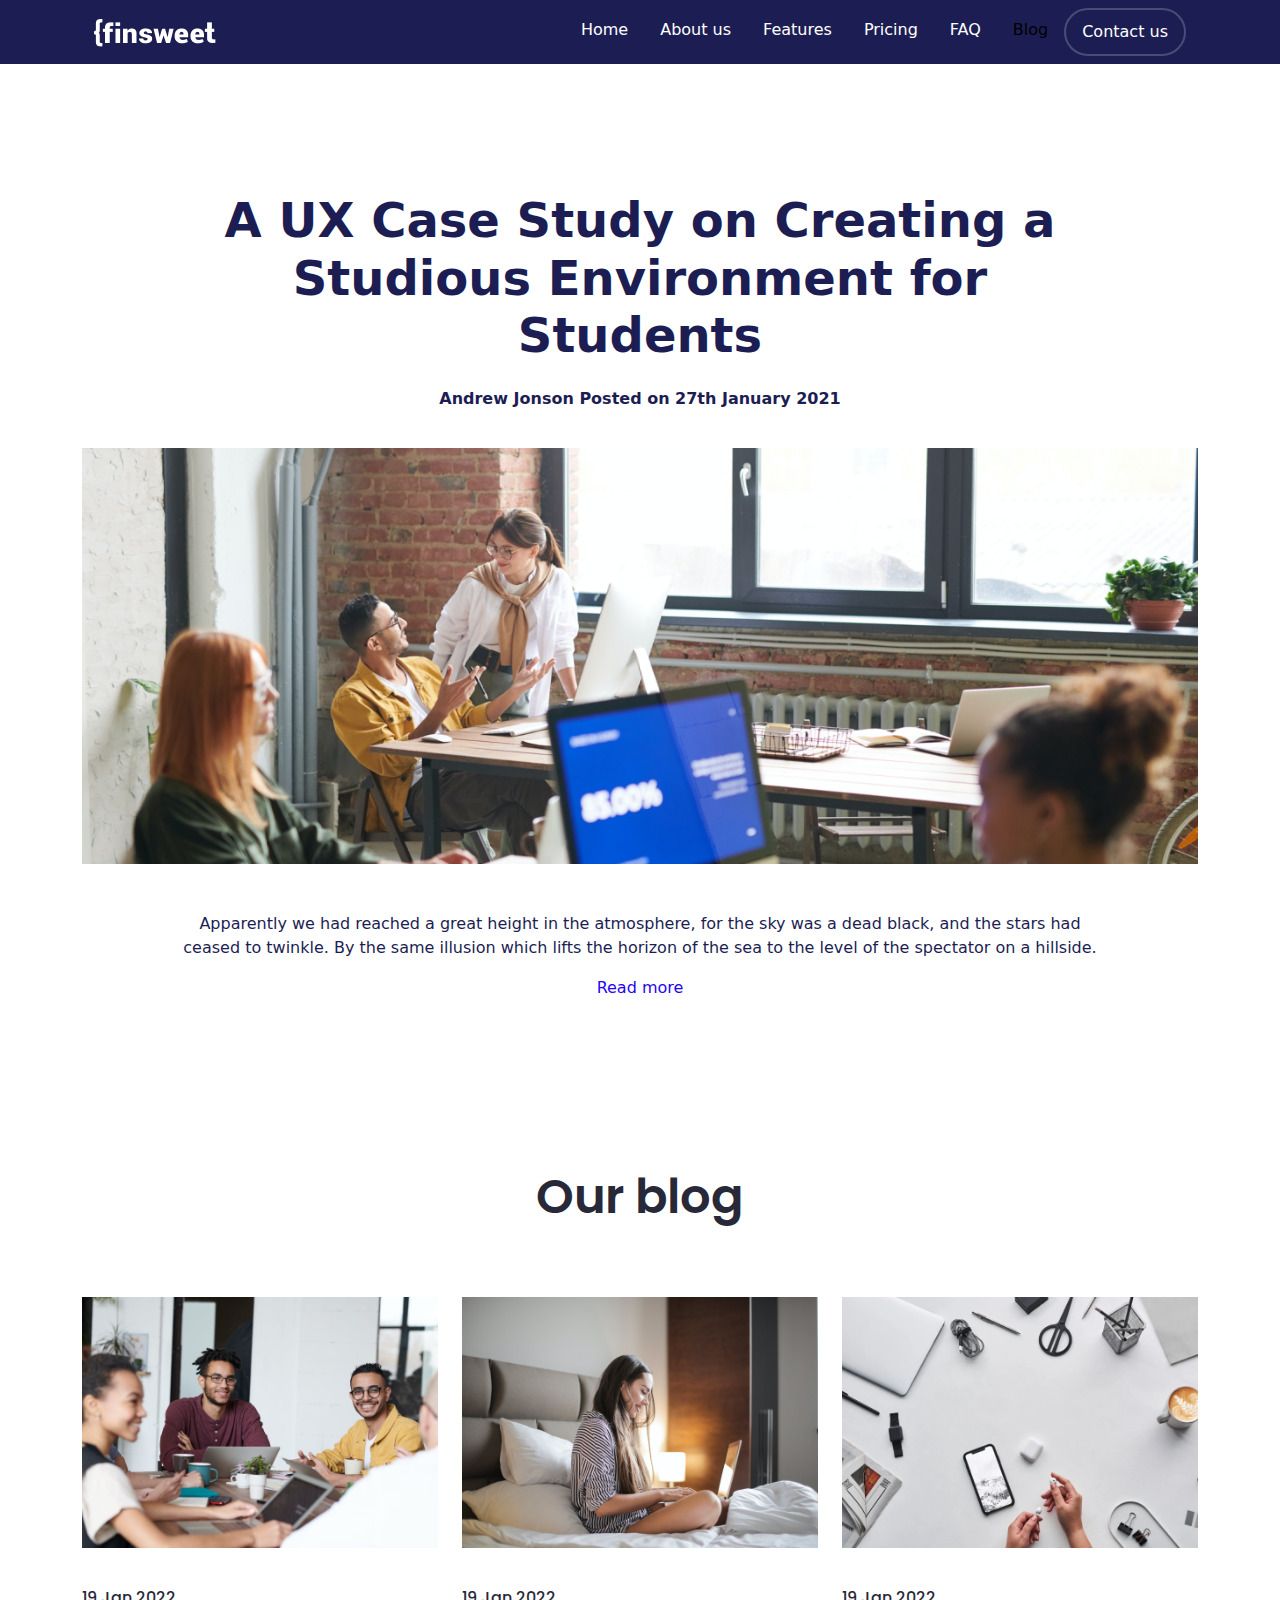
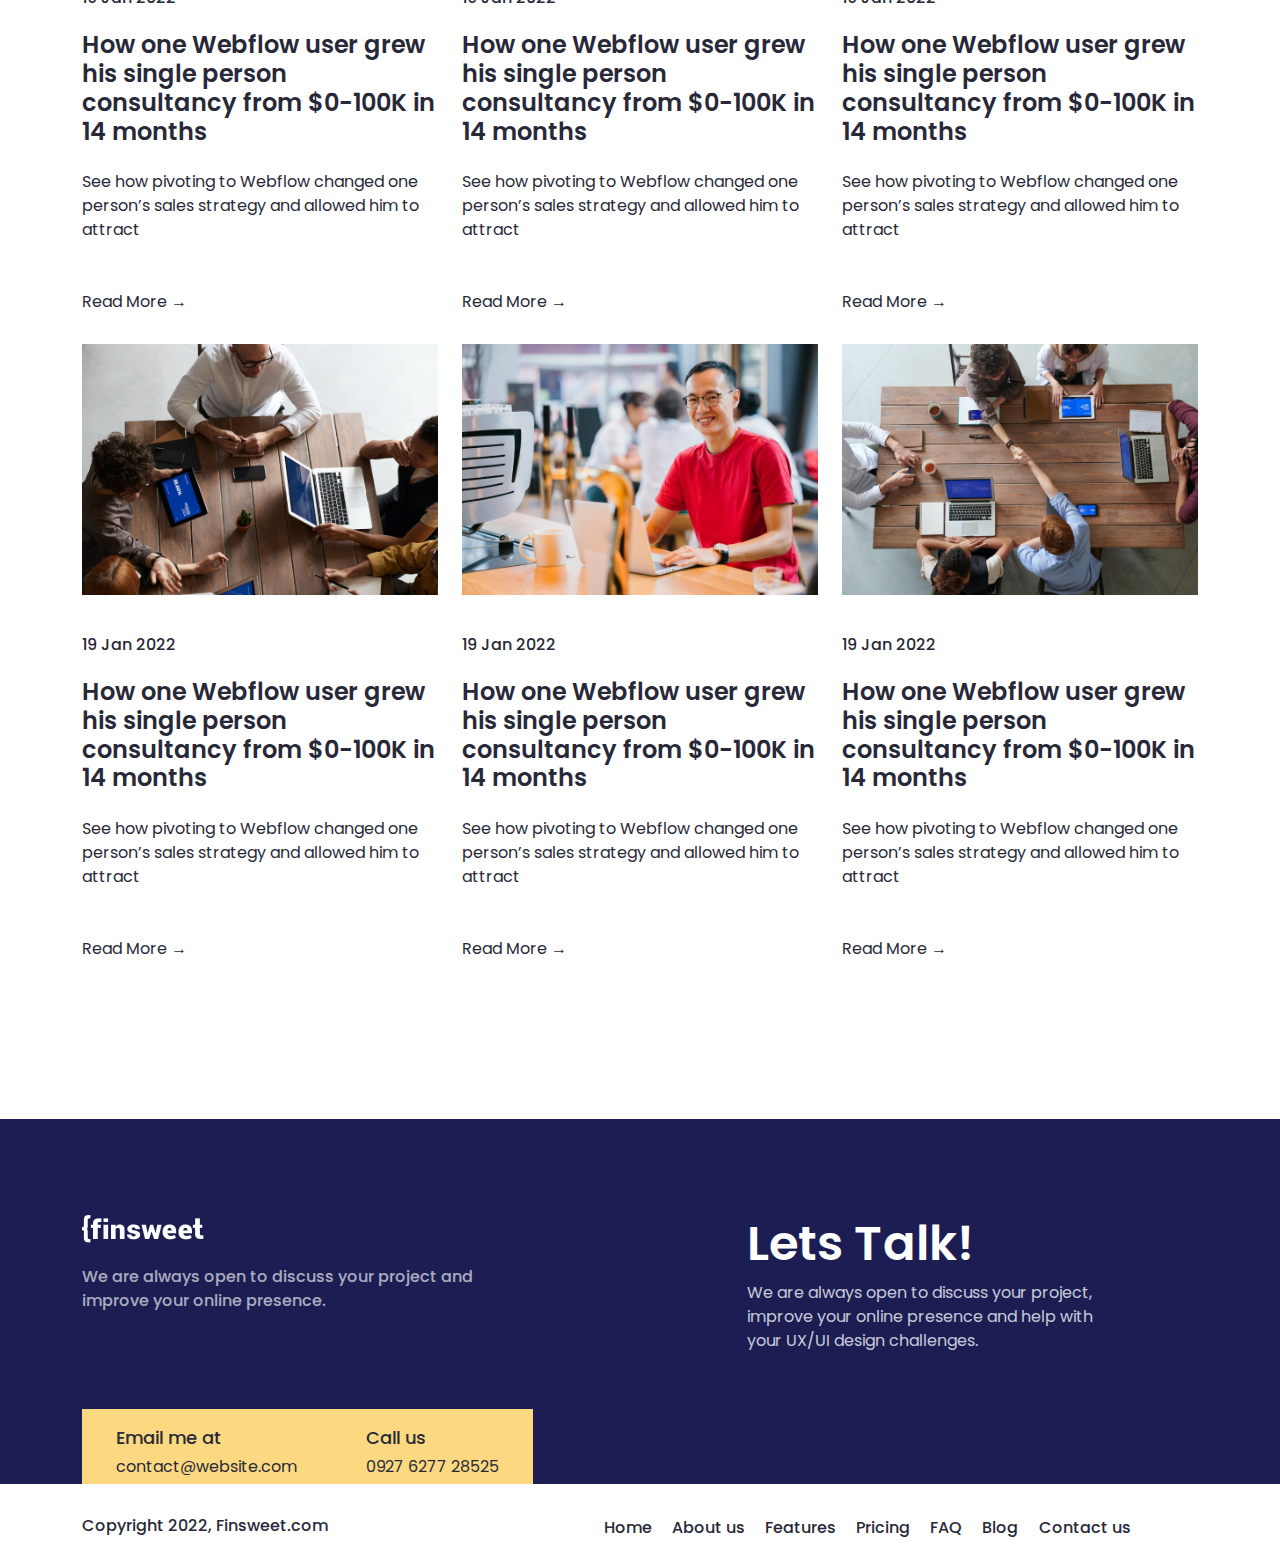
<file: blog.html>
<!DOCTYPE html>
<html lang="en">

<head>
  <meta charset="UTF-8">
  <meta name="viewport" content="width=device-width, initial-scale=1.0">
  <title>Blog</title>
  <link
    href="https://fonts.googleapis.com/css2?family=Poppins:ital,wght@0,100;0,200;0,300;0,400;0,500;0,600;0,700;0,800;0,900;1,100;1,200;1,300;1,400;1,500;1,600;1,700;1,800;1,900&display=swap"
    rel="stylesheet">
  <link rel="stylesheet" href="https://cdnjs.cloudflare.com/ajax/libs/font-awesome/6.5.2/css/all.min.css"
    integrity="sha512-SnH5WK+bZxgPHs44uWIX+LLJAJ9/2PkPKZ5QiAj6Ta86w+fsb2TkcmfRyVX3pBnMFcV7oQPJkl9QevSCWr3W6A=="
    crossorigin="anonymous" referrerpolicy="no-referrer" />
  <link rel="stylesheet" href="css/bootstrap.min.css">
  <link rel="stylesheet" href="css/blog.css">
</head>

<body>
  <!-- Navbar Start -->
  <div class="navbar_total">
    <div class="container">
      <nav class="navbar navbar-expand-lg ">
        <div class="container-fluid">
          <a class="navbar-brand" href="#">
            <img src="image/home img/Finsweet white logo 1.png" alt="">
          </a>
          <button class="navbar-toggler" type="button" data-bs-toggle="collapse"
            data-bs-target="#navbarSupportedContent" aria-controls="navbarSupportedContent" aria-expanded="false"
            aria-label="Toggle navigation">
            <span class="navbar-toggler-icon"></span>
          </button>
          <div class="collapse navbar-collapse" id="navbarSupportedContent">
            <ul class="navbar-nav ms-auto mb-2 mb-lg-0">
              <li class="nav-item">
                <a class="nav-link " aria-current="page" href="index.html" target="_blank">Home</a>
              </li>
              <li class="nav-item">
                <a class="nav-link" href="about.html" target="_blank">About us</a>
              </li>
              <li class="nav-item">
                <a class="nav-link" href="feature.html" target="_blank">Features</a>
              </li>
              <li class="nav-item">
                <a class="nav-link" href="pricing.html" target="_blank">Pricing</a>
              </li>
              <li class="nav-item">
                <a class="nav-link" href="faq.html" target="_blank">FAQ</a>
              </li>
              <li class="nav-item">
                <a class="nav-link active" href="read_blog.html" target="_blank">Blog</a>
              </li>
              <li class="nav-item">
                <a class="nav-link" href="contact.html" target="_blank">Contact us</a>
              </li>


            </ul>
          </div>
        </div>
      </nav>
    </div>
  </div>
  <!-- Navbar End -->

  <!-- Banner Start -->

  <section id="Banner">

    <div class="container">
      <div class="row banner_total">
        <div class="col-lg-10 offset-lg-1">
          <h3>A UX Case Study on Creating a Studious Environment for Students</h3>
          <h6>Andrew Jonson
            Posted on 27th January 2021</h6>
        </div>
        <div class="col-lg-12">
          <img src="image/blog img/group image.png" alt="">
        </div>
        <div class="col-lg-10 offset-lg-1">
          <p>Apparently we had reached a great height in the atmosphere, for the sky was a dead black, and the stars had ceased to twinkle. By the same illusion which lifts the horizon of the sea to the level of the spectator on a hillside.</p>
          <a href="#">Read more</a>
        </div>
      </div>

    </div>
  </section>

  <!-- Banner End -->

  <!-- Environment End -->

   <!-- Our Blog Start -->

   <section id="Blog">

    <div class="container">

      <div class="row blog">
        <h2>Our blog</h2>
        <div class="col-lg-4">
          <img src="image/blog img/one.png"
            alt="businessman">
          <h5>19 Jan 2022</h5>
          <h3>How one Webflow user grew his single person consultancy from $0-100K in 14 months</h3>
          <p>See how pivoting to Webflow changed one person’s sales strategy and allowed him to attract</p>
          <a href="read_blog.html" target="_blank">Read More &rarr;</a>
        </div>
        <div class="col-lg-4">
          <img src="image/blog img/two.png"
            alt="businessman">
          <h5>19 Jan 2022</h5>
          <h3>How one Webflow user grew his single person consultancy from $0-100K in 14 months</h3>
          <p>See how pivoting to Webflow changed one person’s sales strategy and allowed him to attract</p>
          <a href="read_blog.html" target="_blank">Read More &rarr;</a>
        </div>
        
        <div class="col-lg-4">
          <img src="image/blog img/three.png"
            alt="businessman">
          <h5>19 Jan 2022</h5>
          <h3>How one Webflow user grew his single person consultancy from $0-100K in 14 months</h3>
          <p>See how pivoting to Webflow changed one person’s sales strategy and allowed him to attract</p>
          <a href="#">Read More &rarr;</a>
        </div>
        
        <div class="col-lg-4">
          <img src="image/blog img/four.png"
            alt="businessman">
          <h5>19 Jan 2022</h5>
          <h3>How one Webflow user grew his single person consultancy from $0-100K in 14 months</h3>
          <p>See how pivoting to Webflow changed one person’s sales strategy and allowed him to attract</p>
          <a href="read_blog.html" target="_blank">Read More &rarr;</a>
        </div>
        
        <div class="col-lg-4">
          <img src="image/blog img/five.png"
            alt="businessman">
          <h5>19 Jan 2022</h5>
          <h3>How one Webflow user grew his single person consultancy from $0-100K in 14 months</h3>
          <p>See how pivoting to Webflow changed one person’s sales strategy and allowed him to attract</p>
          <a href="read_blog.html" target="_blank">Read More &rarr;</a>
        </div>
        
        <div class="col-lg-4">
          <img src="image/blog img/six.png"
            alt="businessman">
          <h5>19 Jan 2022</h5>
          <h3>How one Webflow user grew his single person consultancy from $0-100K in 14 months</h3>
          <p>See how pivoting to Webflow changed one person’s sales strategy and allowed him to attract</p>
          <a href="read_blog.html" target="_blank">Read More &rarr;</a>
        </div>
        
      </div>

    </div>



  </section>



  <!-- Our Blog End -->


  <!-- Footer Start -->

  <footer>

    <div class="container">

      <div class="footer_total">
        <div class="row">
          <div class="col-lg-5">
            <div class="footer_left_top">
              <div class="row">
                <div class="col-lg-12">
                  <img src="image/home img/Finsweet white logo 1.png" alt="">
                  <p>We are always open to discuss your project and improve your online presence.</p>
                </div>
              </div>

            </div>

            <div class="footer_left_bottom d-flex">
              <div class="email">
                <h4>Email me at </h4>
                <h5>contact@website.com</h5>
              </div>
              <div class="contact">
                <h4>Call us </h4>
                <h5>0927 6277 28525</h5>
              </div>
            </div>
          </div>



          <div class="col-lg-4 offset-lg-2 footer_right_top">
            <h3>Lets Talk!</h3>
            <p>We are always open to discuss your project, improve your online presence and help with your UX/UI design
              challenges.</p>

            <a href="#"><i class="fa-brands fa-facebook"></i></a>
            <a href="#"><i class="fa-brands fa-twitter"></i></a>
            <a href="#"><i class="fa-brands fa-instagram"></i></a>
            <a href="#"><i class="fa-brands fa-linkedin"></i></a>
          </div>
        </div>
      </div>



    </div>






  </footer>


  <!-- Footer End -->

  <!-- Extra Start -->

  <section id="Extra">

    <div class="container">
      <div class="row">
        <div class="col-lg-4">
          <div class="footer_bottom">
            <h4>Copyright 2022, Finsweet.com</h4>

          </div>
        </div>
        <div class="col-lg-7 offset-lg-1">
          <div class="footer_bottom_nav">
            <ul>
              <li><a href="#">Home</a></li>
              <li><a href="#">About us</a></li>
              <li><a href="#">Features</a></li>
              <li><a href="#">Pricing</a></li>
              <li><a href="#">FAQ</a></li>
              <li><a href="#">Blog</a></li>
              <li><a href="#">Contact us</a></li>
            </ul>
          </div>
        </div>
      </div>
    </div>
  </section>


  <!-- Extra End -->

  <script src="main.js/bootstrap.bundle.min.js"></script>

</body>

</html>
</file>
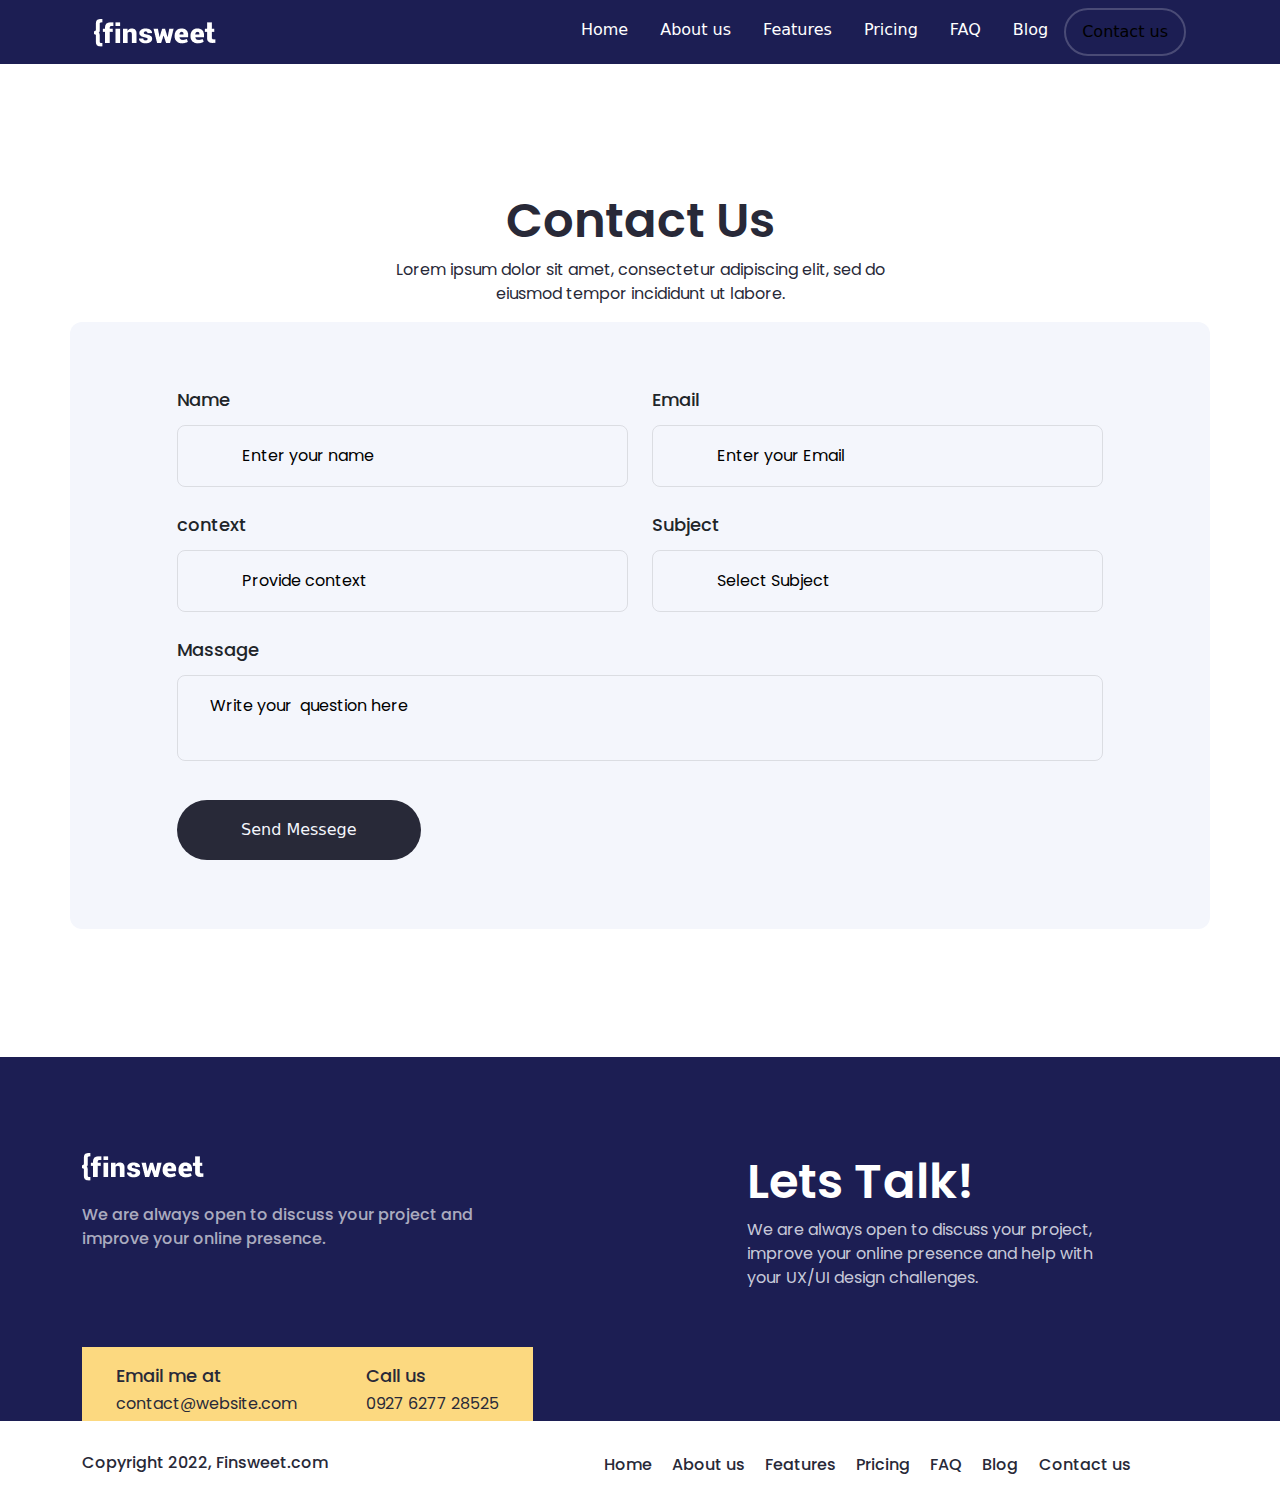
<file: contact.html>
<!DOCTYPE html>
<html lang="en">

<head>
  <meta charset="UTF-8">
  <meta name="viewport" content="width=device-width, initial-scale=1.0">
  <title>Contact</title>
  <link
    href="https://fonts.googleapis.com/css2?family=Poppins:ital,wght@0,100;0,200;0,300;0,400;0,500;0,600;0,700;0,800;0,900;1,100;1,200;1,300;1,400;1,500;1,600;1,700;1,800;1,900&display=swap"
    rel="stylesheet">
  <link rel="stylesheet" href="https://cdnjs.cloudflare.com/ajax/libs/font-awesome/6.5.2/css/all.min.css"
    integrity="sha512-SnH5WK+bZxgPHs44uWIX+LLJAJ9/2PkPKZ5QiAj6Ta86w+fsb2TkcmfRyVX3pBnMFcV7oQPJkl9QevSCWr3W6A=="
    crossorigin="anonymous" referrerpolicy="no-referrer" />
  <link rel="stylesheet" href="css/bootstrap.min.css">
  <link rel="stylesheet" href="css/contact.css">
</head>

<body>
  <!-- Navbar Start -->
  <div class="navbar_total">
    <div class="container">
      <nav class="navbar navbar-expand-lg ">
        <div class="container-fluid">
          <a class="navbar-brand" href="#">
            <img src="image/home img/Finsweet white logo 1.png" alt="">
          </a>
          <button class="navbar-toggler" type="button" data-bs-toggle="collapse"
            data-bs-target="#navbarSupportedContent" aria-controls="navbarSupportedContent" aria-expanded="false"
            aria-label="Toggle navigation">
            <span class="navbar-toggler-icon"></span>
          </button>
          <div class="collapse navbar-collapse" id="navbarSupportedContent">
            <ul class="navbar-nav ms-auto mb-2 mb-lg-0">
              <li class="nav-item">
                <a class="nav-link " aria-current="page" href="index.html" target="_blank">Home</a>
              </li>
              <li class="nav-item">
                <a class="nav-link" href="about.html" target="_blank">About us</a>
              </li>
              <li class="nav-item">
                <a class="nav-link" href="feature.html" target="_blank">Features</a>
              </li>
              <li class="nav-item">
                <a class="nav-link" href="pricing.html" target="_blank">Pricing</a>
              </li>
              <li class="nav-item">
                <a class="nav-link" href="faq.html" target="_blank">FAQ</a>
              </li>
              <li class="nav-item">
                <a class="nav-link" href="read_blog.html" target="_blank">Blog</a>
              </li>
              <li class="nav-item">
                <a class="nav-link active" href="contact.html" target="_blank">Contact us</a>
              </li>


            </ul>

          </div>
        </div>
      </nav>
    </div>
  </div>
  <!-- Navbar End -->

  <!-- Main Start -->

  <section id="Main">
    <div class="container">
      <div class="title">
        <div class="row">
          <div class="col-lg-6 offset-lg-3">
            <h3>Contact Us</h3>
            <p>Lorem ipsum dolor sit amet, consectetur adipiscing elit, sed do eiusmod tempor incididunt ut labore.</p>
          </div>
        </div>
      </div>
      <div class="row form_control">
        <div class="col-lg-10 offset-lg-1">
          <form action="#">
          <div class="row">
            <div class="col-lg-6">
                <label for="#">Name</label>
                <input type="text"  placeholder="Enter your name">
              </div>
            <div class="col-lg-6">
                <label for="#">Email</label>
                <input type="text"  placeholder="Enter your Email">
              </div>
            <div class="col-lg-6">
                <label for="#">context</label>
                <input type="text"  placeholder="Provide context">
              </div>
            <div class="col-lg-6">
                <label for="#">Subject</label>
                <input type="text"  placeholder="Select Subject">
              </div>
              <div class="col-lg-12">
                <label for="#">Massage</label>
                <textarea name="msg" placeholder="Write your  question here"></textarea>
              </div>
              <div class="col-lg-12">
                <a href="#">Send Messege</a>
              </div>
            </div>
          </form>
          
        </div>
      </div>
    </div>
    
  </section>
    
    
    
    
  <!-- Main End -->


  <!-- Footer Start -->

  <footer>

    <div class="container">

      <div class="footer_total">
        <div class="row">
          <div class="col-lg-5">
            <div class="footer_left_top">
              <div class="row">
                <div class="col-lg-12">
                  <img src="image/home img/Finsweet white logo 1.png" alt="">
                  <p>We are always open to discuss your project and improve your online presence.</p>
                </div>
              </div>

            </div>

            <div class="footer_left_bottom d-flex">
              <div class="email">
                <h4>Email me at </h4>
                <h5>contact@website.com</h5>
              </div>
              <div class="contact">
                <h4>Call us </h4>
                <h5>0927 6277 28525</h5>
              </div>
            </div>
          </div>



          <div class="col-lg-4 offset-lg-2 footer_right_top">
            <h3>Lets Talk!</h3>
            <p>We are always open to discuss your project, improve your online presence and help with your UX/UI design
              challenges.</p>

            <a href="#"><i class="fa-brands fa-facebook"></i></a>
            <a href="#"><i class="fa-brands fa-twitter"></i></a>
            <a href="#"><i class="fa-brands fa-instagram"></i></a>
            <a href="#"><i class="fa-brands fa-linkedin"></i></a>
          </div>
        </div>
      </div>



    </div>






  </footer>


  <!-- Footer End -->

  <!-- Extra Start -->

  <section id="Extra">

    <div class="container">
      <div class="row">
        <div class="col-lg-4">
          <div class="footer_bottom">
            <h4>Copyright 2022, Finsweet.com</h4>

          </div>
        </div>
        <div class="col-lg-7 offset-lg-1">
          <div class="footer_bottom_nav">
            <ul>
              <li><a href="#">Home</a></li>
              <li><a href="#">About us</a></li>
              <li><a href="#">Features</a></li>
              <li><a href="#">Pricing</a></li>
              <li><a href="#">FAQ</a></li>
              <li><a href="#">Blog</a></li>
              <li><a href="#">Contact us</a></li>
            </ul>
          </div>
        </div>
      </div>
    </div>
  </section>


  <!-- Extra End -->

  <script src="main.js/bootstrap.bundle.min.js"></script>

</body>

</html>
</file>
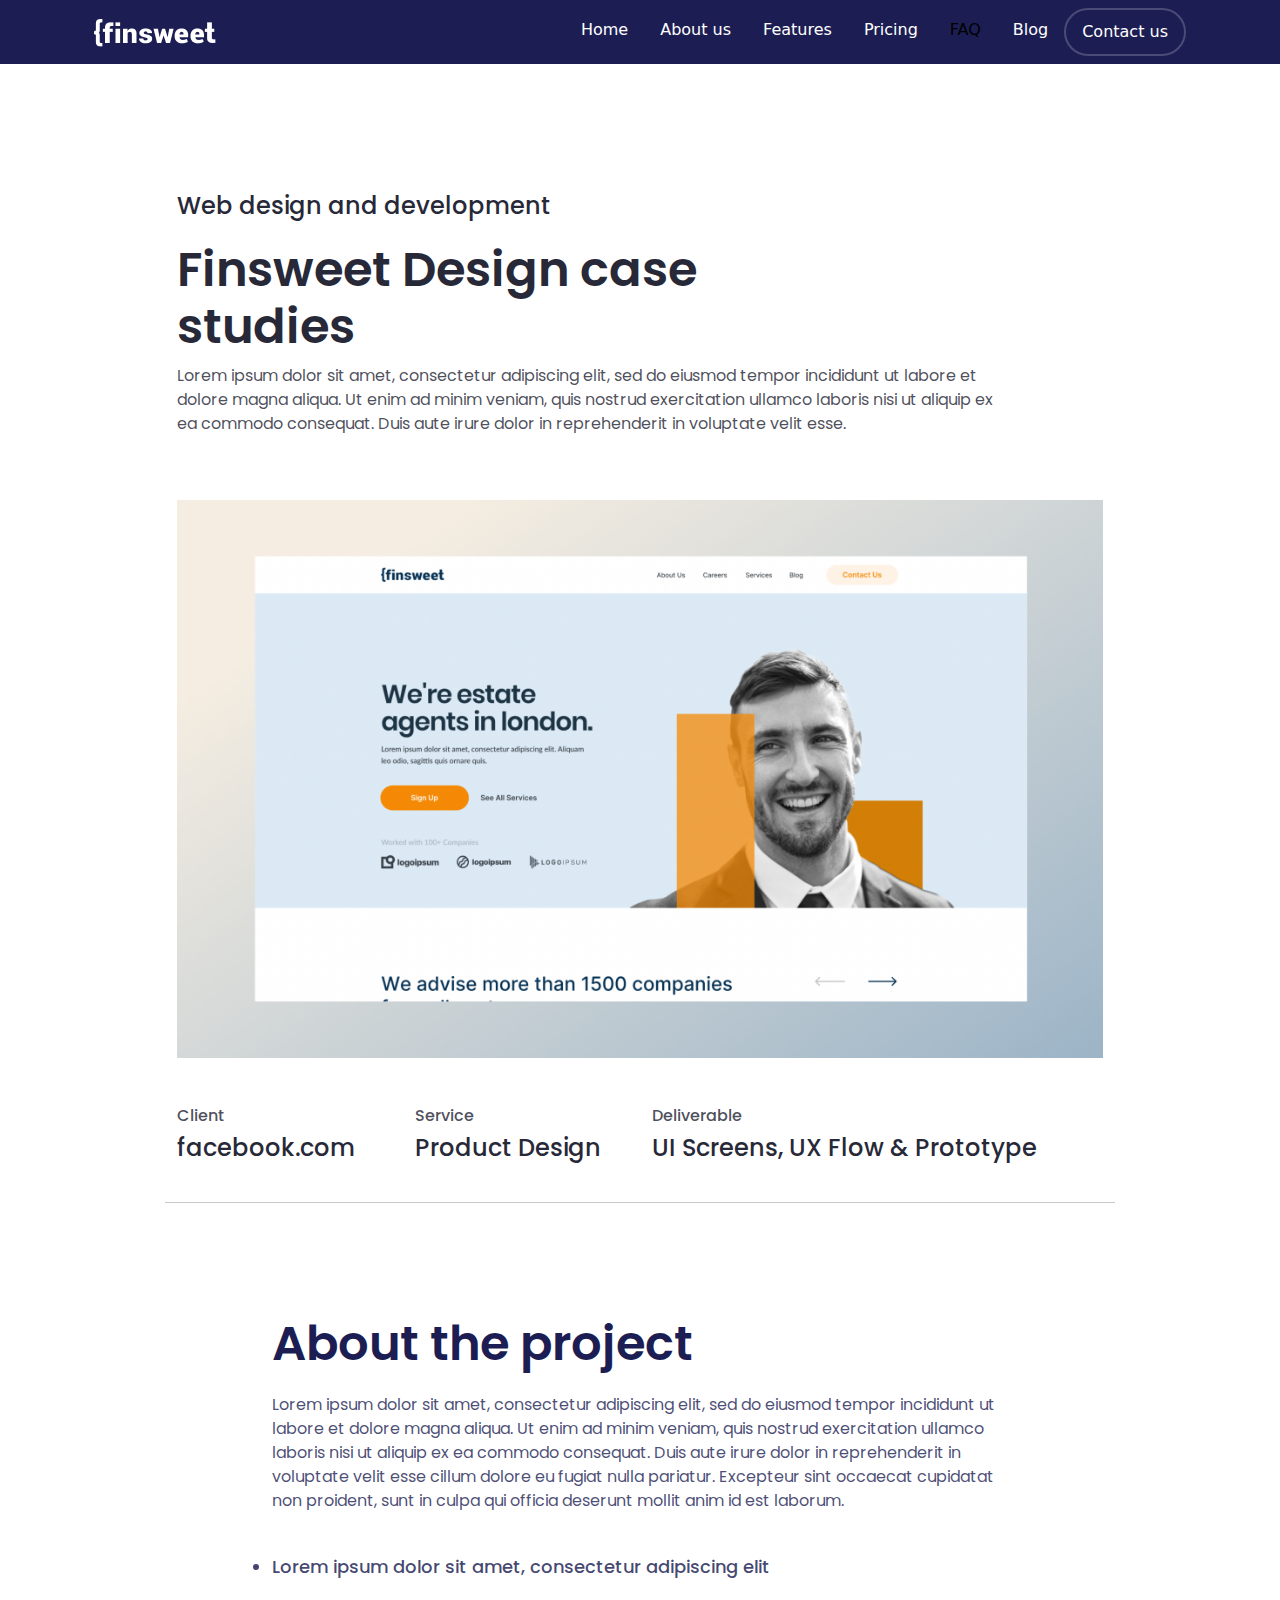
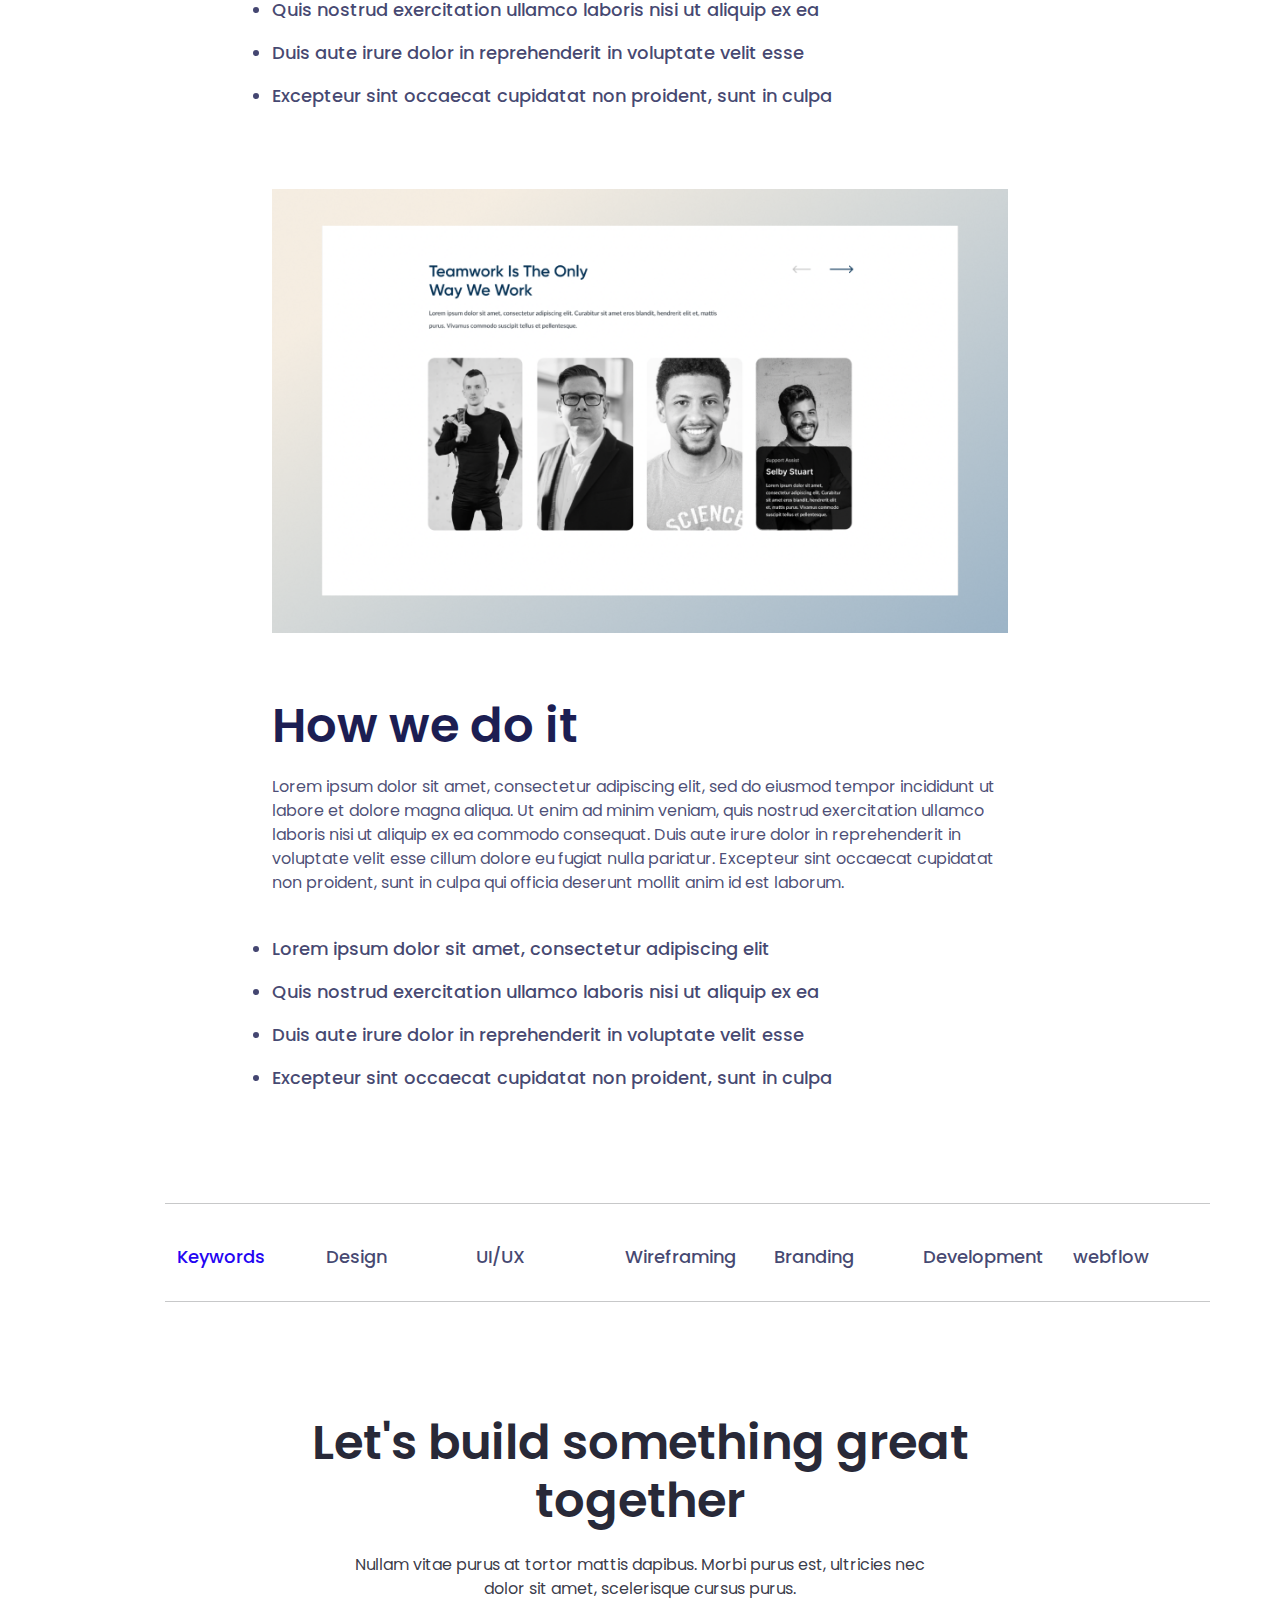
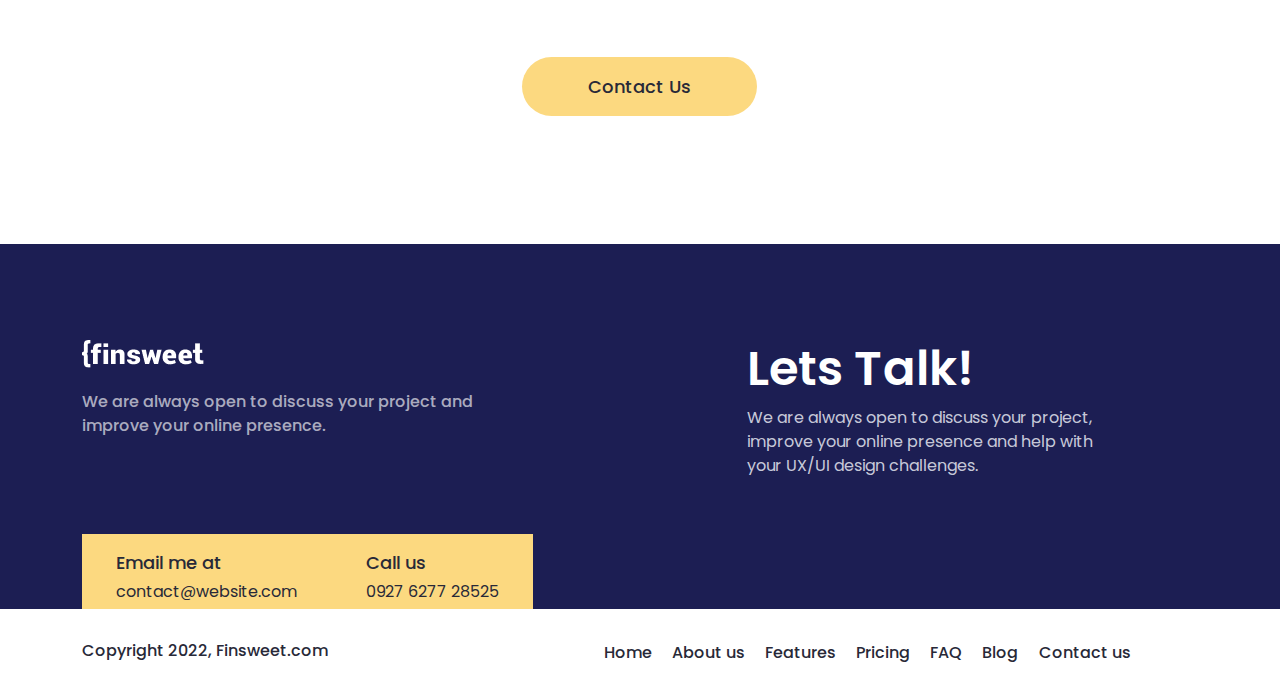
<file: faq.html>
<!DOCTYPE html>
<html lang="en">

<head>
  <meta charset="UTF-8">
  <meta name="viewport" content="width=device-width, initial-scale=1.0">
  <title>FAQ</title>
  <link
    href="https://fonts.googleapis.com/css2?family=Poppins:ital,wght@0,100;0,200;0,300;0,400;0,500;0,600;0,700;0,800;0,900;1,100;1,200;1,300;1,400;1,500;1,600;1,700;1,800;1,900&display=swap"
    rel="stylesheet">
  <link rel="stylesheet" href="https://cdnjs.cloudflare.com/ajax/libs/font-awesome/6.5.2/css/all.min.css"
    integrity="sha512-SnH5WK+bZxgPHs44uWIX+LLJAJ9/2PkPKZ5QiAj6Ta86w+fsb2TkcmfRyVX3pBnMFcV7oQPJkl9QevSCWr3W6A=="
    crossorigin="anonymous" referrerpolicy="no-referrer" />
  <link rel="stylesheet" href="css/bootstrap.min.css">
  <link rel="stylesheet" href="css/faq.css">
</head>

<body>
  <!-- Navbar Start -->
  <div class="navbar_total">
    <div class="container">
      <nav class="navbar navbar-expand-lg ">
        <div class="container-fluid">
          <a class="navbar-brand" href="#">
            <img src="image/home img/Finsweet white logo 1.png" alt="">
          </a>
          <button class="navbar-toggler" type="button" data-bs-toggle="collapse"
            data-bs-target="#navbarSupportedContent" aria-controls="navbarSupportedContent" aria-expanded="false"
            aria-label="Toggle navigation">
            <span class="navbar-toggler-icon"></span>
          </button>
          <div class="collapse navbar-collapse" id="navbarSupportedContent">
            <ul class="navbar-nav ms-auto mb-2 mb-lg-0">
              <li class="nav-item">
                <a class="nav-link " aria-current="page" href="index.html" target="_blank">Home</a>
              </li>
              <li class="nav-item">
                <a class="nav-link" href="about.html" target="_blank">About us</a>
              </li>
              <li class="nav-item">
                <a class="nav-link" href="feature.html" target="_blank">Features</a>
              </li>
              <li class="nav-item">
                <a class="nav-link" href="pricing.html" target="_blank">Pricing</a>
              </li>
              <li class="nav-item">
                <a class="nav-link active" href="faq.html" target="_blank">FAQ</a>
              </li>
              <li class="nav-item">
                <a class="nav-link" href="read_blog.html" target="_blank">Blog</a>
              </li>
              <li class="nav-item">
                <a class="nav-link" href="contact.html" target="_blank">Contact us</a>
              </li>


            </ul>
          </div>
        </div>
      </nav>
    </div>
  </div>
  <!-- Navbar End -->

  <!-- Case studies Start -->

  <section id="Case">
    <div class="container">
      <div class="row case_banner">
        <div class="col-lg-10 offset-lg-1">
          <div class="row">
            <div class="col-lg-9">
              <h4>Web design and development</h4>
          <h3>Finsweet Design case studies</h3>
          
        </div>
        <div class="row">
          <div class="col-lg-11">
            <p>Lorem ipsum dolor sit amet, consectetur adipiscing elit, sed do eiusmod tempor incididunt ut labore et dolore magna aliqua. Ut enim ad minim veniam, quis nostrud exercitation ullamco laboris nisi ut aliquip ex ea commodo consequat. Duis aute irure dolor in reprehenderit in voluptate velit esse.

            </p>
          </div>
        </div>
          
          </div>
          
          <img src="image/FAQ img/smiling man.png" alt="">
          <div class="row case_info">
            <div class="col-lg-3">
              <h6>Client</h6>
              <h5>facebook.com</h5>
            </div>
            <div class="col-lg-3">
              <h6>Service</h6>
              <h5>Product Design</h5>
            </div>
            <div class="col-lg-6">
              <h6>Deliverable</h6>
              <h5>UI Screens, UX Flow & Prototype</h5>
            </div>
            <hr>
          </div>
        </div>
      </div>
    </div>
  </section>


  
  <!-- Case studies End -->

  <!-- About Start -->

  <section id="About">

    <div class="container">

      <div class="row about_total">
        <div class="col-lg-8 offset-lg-2">

          <h3>About the project</h3>
          <p>Lorem ipsum dolor sit amet, consectetur adipiscing elit, sed do eiusmod tempor incididunt ut labore et dolore magna aliqua. Ut enim ad minim veniam, quis nostrud exercitation ullamco laboris nisi ut aliquip ex ea commodo consequat. Duis aute irure dolor in reprehenderit in voluptate velit esse cillum dolore eu fugiat nulla pariatur. Excepteur sint occaecat cupidatat non proident, sunt in culpa qui officia deserunt mollit anim id est laborum.

          </p>
          <li>Lorem ipsum dolor sit amet, consectetur adipiscing elit</li>
          <li>Quis nostrud exercitation ullamco laboris nisi ut aliquip ex ea</li>
          <li>Duis aute irure dolor in reprehenderit in voluptate velit esse</li>
          <li>Excepteur sint occaecat cupidatat non proident, sunt in culpa</li>
          
          <img src="image/FAQ img/Group 2508.png" alt="">

          <h3>How we do it</h3>
          <p>Lorem ipsum dolor sit amet, consectetur adipiscing elit, sed do eiusmod tempor incididunt ut labore et dolore magna aliqua. Ut enim ad minim veniam, quis nostrud exercitation ullamco laboris nisi ut aliquip ex ea commodo consequat. Duis aute irure dolor in reprehenderit in voluptate velit esse cillum dolore eu fugiat nulla pariatur. Excepteur sint occaecat cupidatat non proident, sunt in culpa qui officia deserunt mollit anim id est laborum.</p>
          <li>Lorem ipsum dolor sit amet, consectetur adipiscing elit</li>
          <li>Quis nostrud exercitation ullamco laboris nisi ut aliquip ex ea</li>
          <li>Duis aute irure dolor in reprehenderit in voluptate velit esse</li>
          <li>Excepteur sint occaecat cupidatat non proident, sunt in culpa</li>
        
         
        </div>
        <div class="keywords">
          <div class="row">
            <div class="col-lg-11 offset-lg-1">
              <div class="row">
                <hr>
                <div class="col-lg">
                  <h4> <span>Keywords</span></h4>
                 </div>
                 <div class="col-lg">
                  <h4>Design </h4>
                 </div>
                 <div class="col-lg">
                  <h4>UI/UX </h4>
                 </div>
                 <div class="col-lg">
                  <h4>Wireframing</h4>
                 </div>
                 <div class="col-lg">
                  <h4>Branding</h4>
                 </div>
                 <div class="col-lg">
                  <h4>Development</h4>
                 </div>
                 <div class="col-lg">
                  <h4>webflow</h4>
                 </div>
                 <hr>
              </div>
              
            </div>
            
          </div>
        </div>
      </div>
      
    </div>


  </section>



  <!-- About End -->
   <!-- Togather Start -->

   <section id="Togather">

    <div class="container">
      <div class="row togather">
        <div class="col-lg-8 offset-lg-2">

          <h3>Let's build something great together</h3>
          <div class="row">
            <div class="col-lg-10 offset-lg-1">
              <p>Nullam vitae purus at tortor mattis dapibus. Morbi purus est, ultricies nec dolor sit amet, scelerisque cursus purus.
              </p>
                <div class="contact_btn">
                  <a href="contact.html">Contact Us</a>
                </div>
            </div>
          </div>
         
        </div>
      </div>
    </div>
  </section>

  <!-- Togather End -->


  <!-- Footer Start -->

  <footer>

    <div class="container">

      <div class="footer_total">
        <div class="row">
          <div class="col-lg-5">
            <div class="footer_left_top">
              <div class="row">
                <div class="col-lg-12">
                  <img src="image/home img/Finsweet white logo 1.png" alt="">
                  <p>We are always open to discuss your project and improve your online presence.</p>
                </div>
              </div>

            </div>

            <div class="footer_left_bottom d-flex">
              <div class="email">
                <h4>Email me at </h4>
                <h5>contact@website.com</h5>
              </div>
              <div class="contact">
                <h4>Call us </h4>
                <h5>0927 6277 28525</h5>
              </div>
            </div>
          </div>



          <div class="col-lg-4 offset-lg-2 footer_right_top">
            <h3>Lets Talk!</h3>
            <p>We are always open to discuss your project, improve your online presence and help with your UX/UI design
              challenges.</p>

            <a href="#"><i class="fa-brands fa-facebook"></i></a>
            <a href="#"><i class="fa-brands fa-twitter"></i></a>
            <a href="#"><i class="fa-brands fa-instagram"></i></a>
            <a href="#"><i class="fa-brands fa-linkedin"></i></a>
          </div>
        </div>
      </div>



    </div>






  </footer>


  <!-- Footer End -->

  <!-- Extra Start -->

  <section id="Extra">

    <div class="container">
      <div class="row">
        <div class="col-lg-4">
          <div class="footer_bottom">
            <h4>Copyright 2022, Finsweet.com</h4>

          </div>
        </div>
        <div class="col-lg-7 offset-lg-1">
          <div class="footer_bottom_nav">
            <ul>
              <li><a href="#">Home</a></li>
              <li><a href="#">About us</a></li>
              <li><a href="#">Features</a></li>
              <li><a href="#">Pricing</a></li>
              <li><a href="#">FAQ</a></li>
              <li><a href="#">Blog</a></li>
              <li><a href="#">Contact us</a></li>
            </ul>
          </div>
        </div>
      </div>
    </div>
  </section>


  <!-- Extra End -->

  <script src="main.js/bootstrap.bundle.min.js"></script>

</body>

</html>
</file>
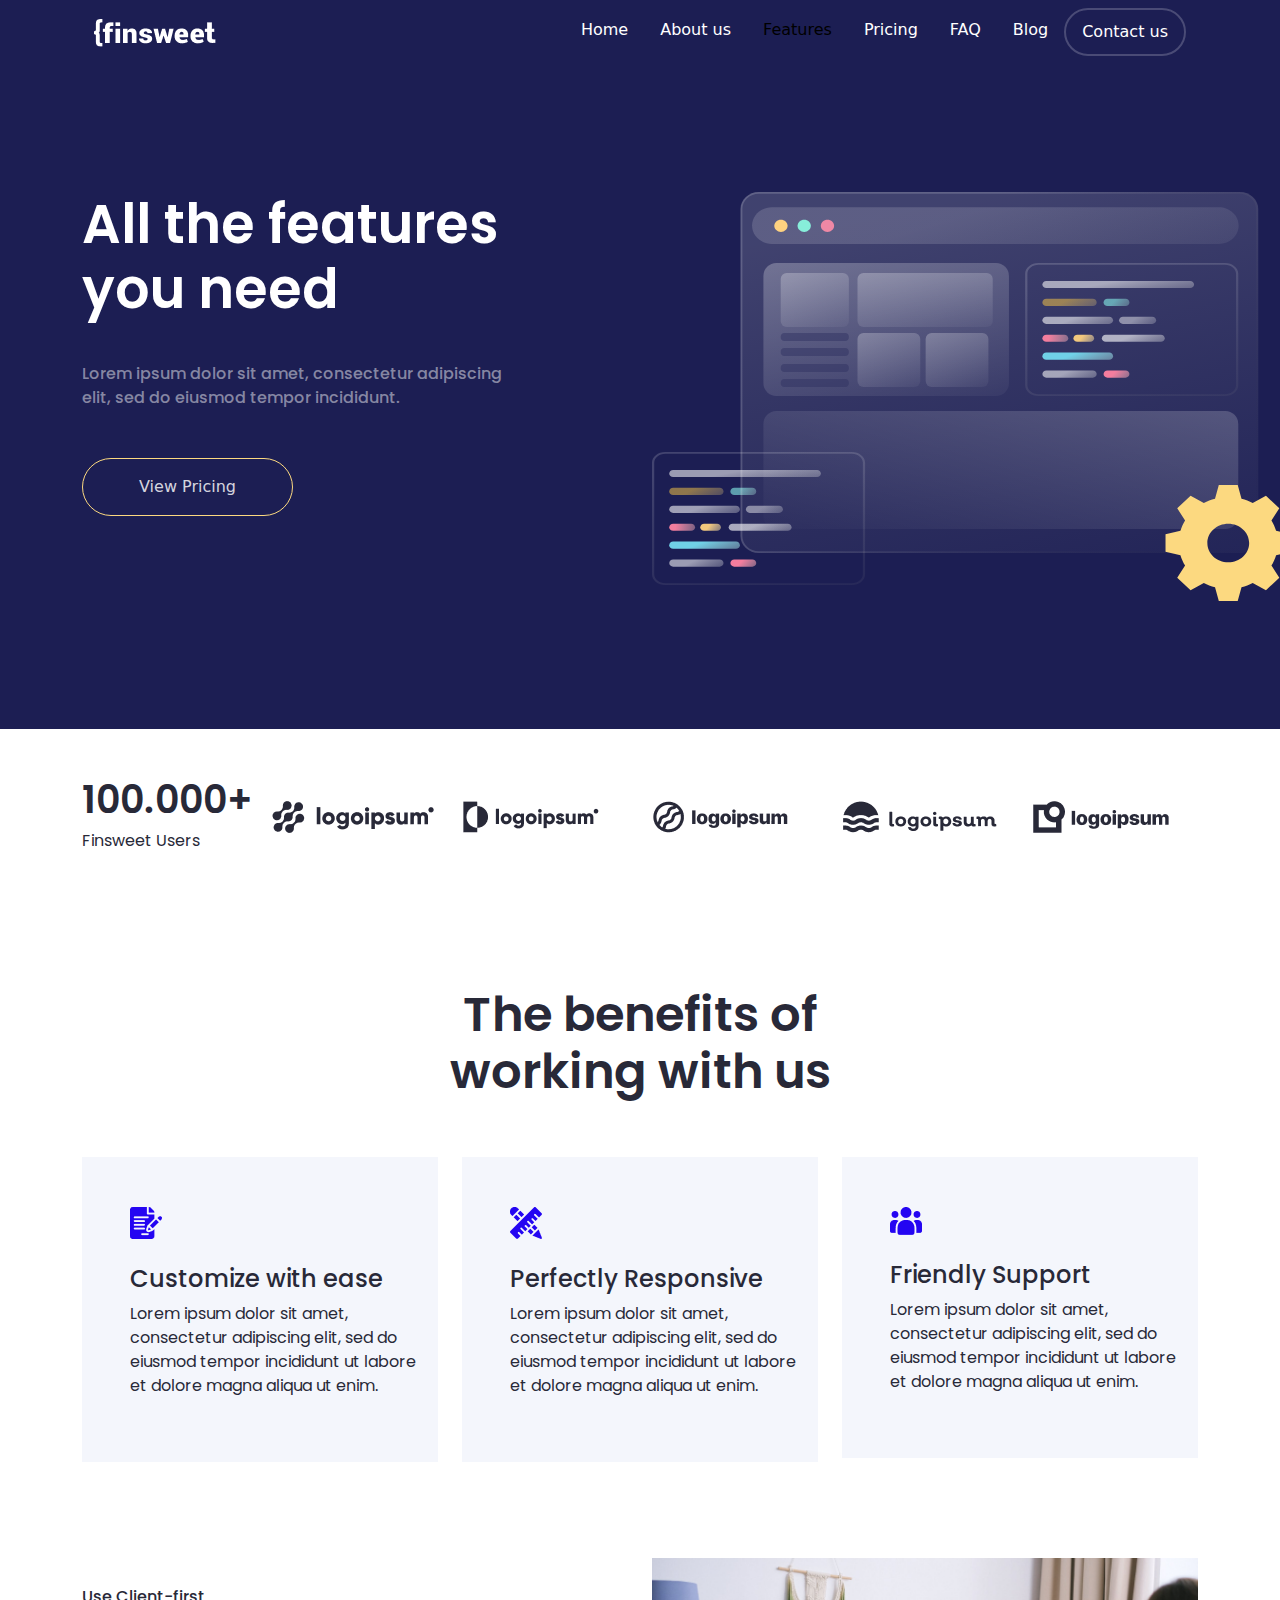
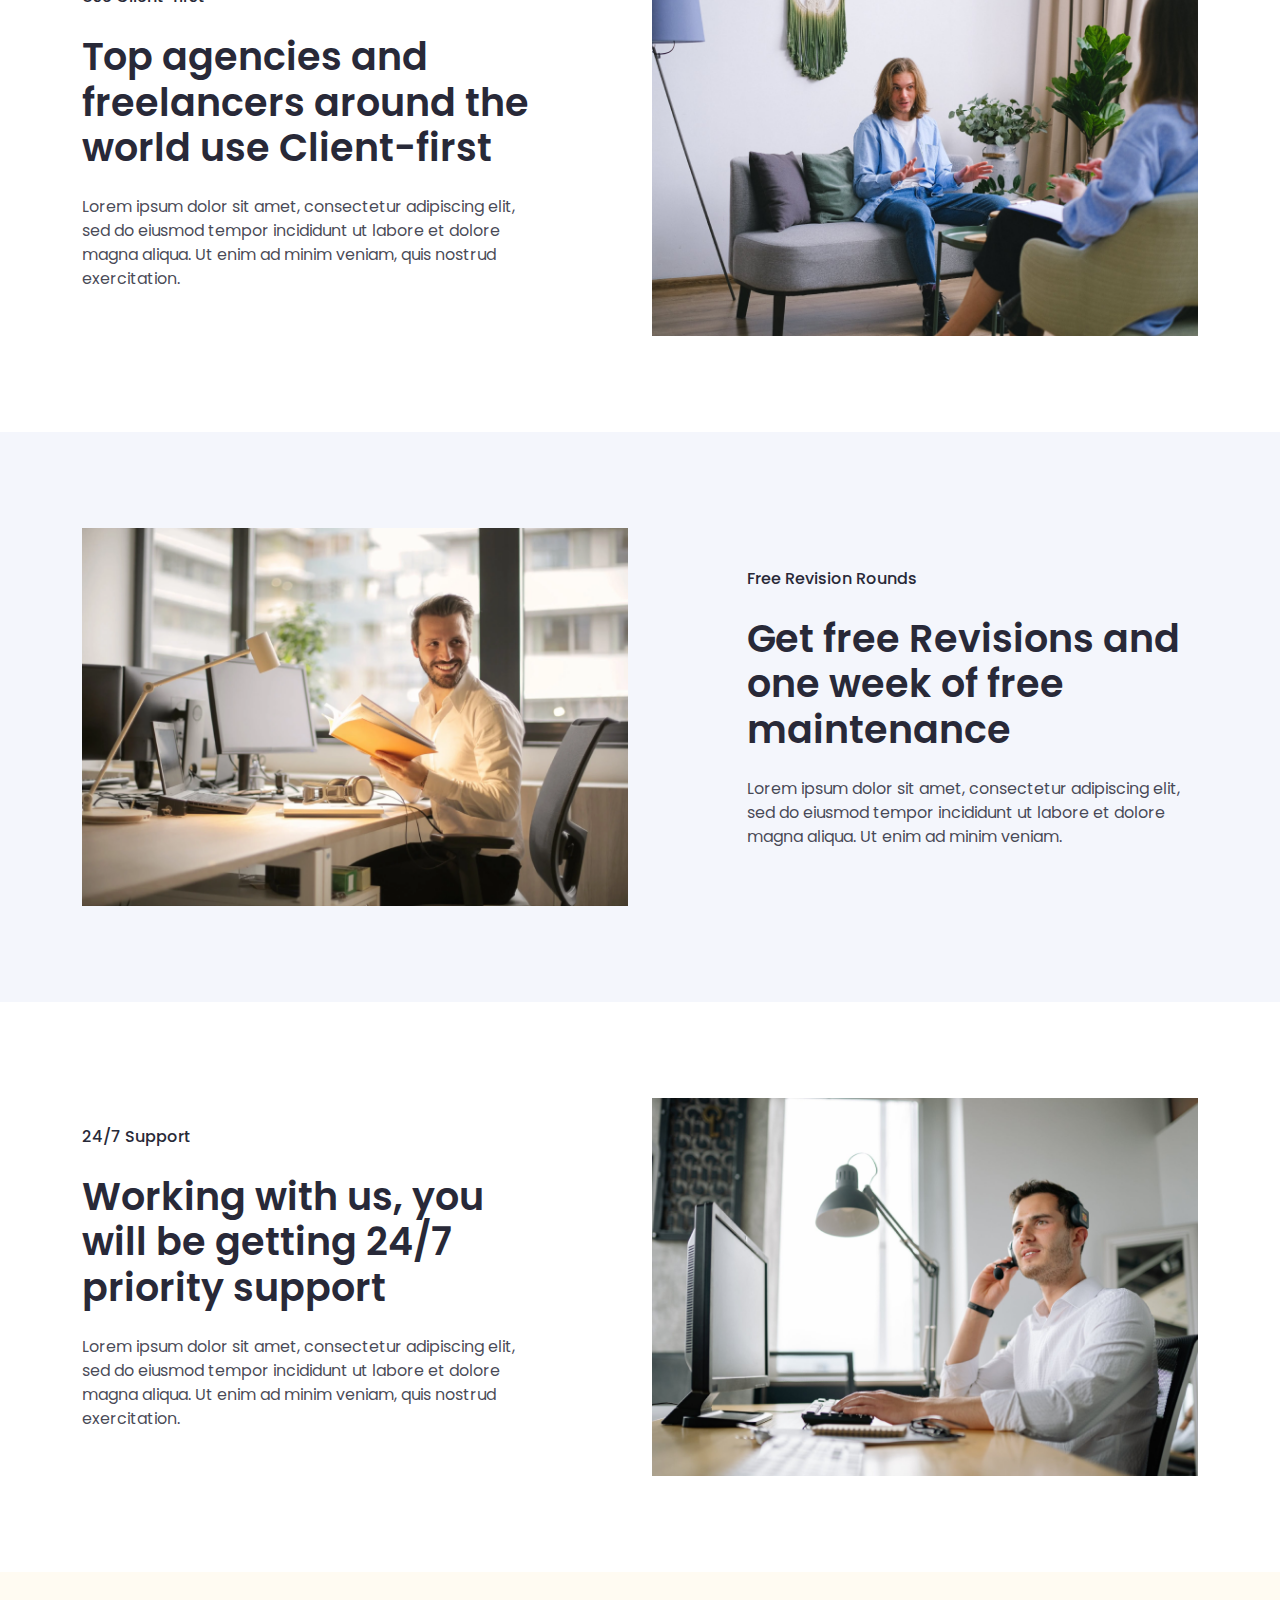
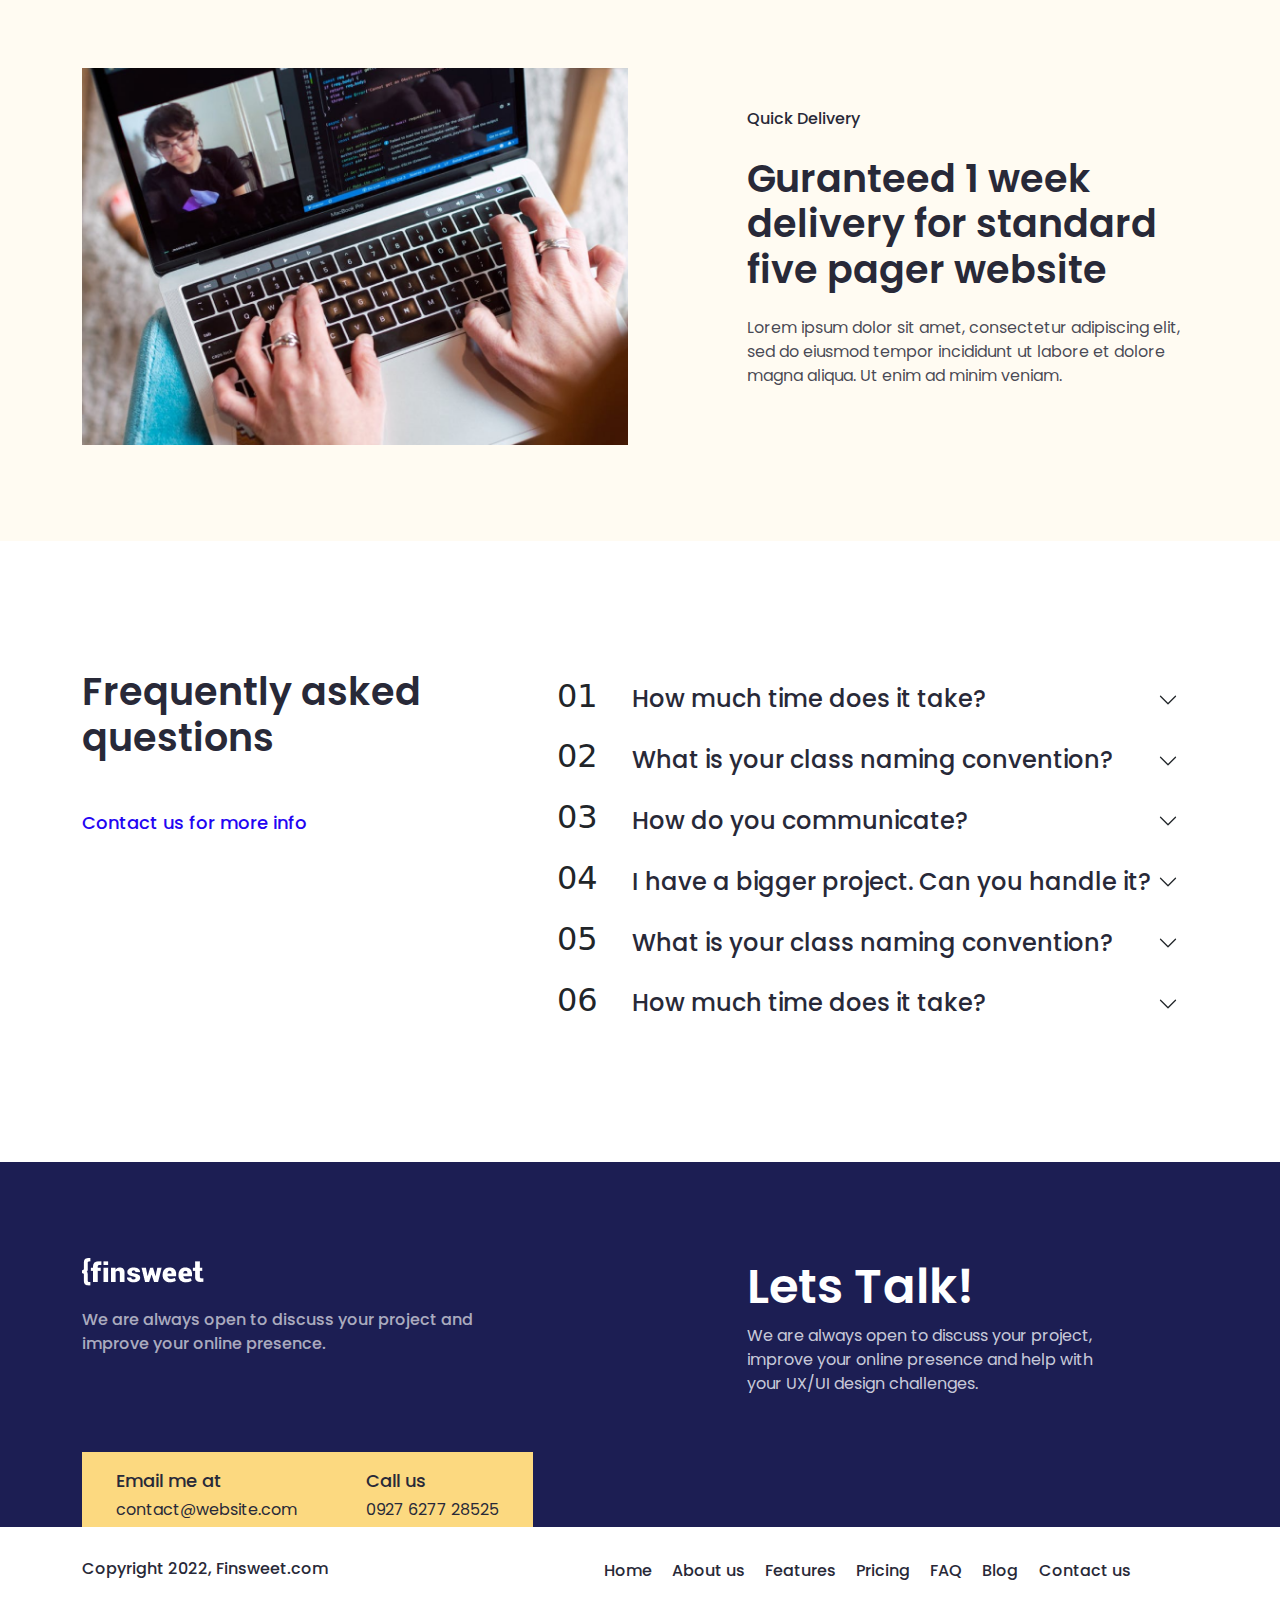
<file: feature.html>
<!DOCTYPE html>
<html lang="en">

<head>
  <meta charset="UTF-8">
  <meta name="viewport" content="width=device-width, initial-scale=1.0">
  <title>Features</title>
  <link
    href="https://fonts.googleapis.com/css2?family=Poppins:ital,wght@0,100;0,200;0,300;0,400;0,500;0,600;0,700;0,800;0,900;1,100;1,200;1,300;1,400;1,500;1,600;1,700;1,800;1,900&display=swap"
    rel="stylesheet">
  <link rel="stylesheet" href="https://cdnjs.cloudflare.com/ajax/libs/font-awesome/6.5.2/css/all.min.css"
    integrity="sha512-SnH5WK+bZxgPHs44uWIX+LLJAJ9/2PkPKZ5QiAj6Ta86w+fsb2TkcmfRyVX3pBnMFcV7oQPJkl9QevSCWr3W6A=="
    crossorigin="anonymous" referrerpolicy="no-referrer" />
  <link rel="stylesheet" href="css/bootstrap.min.css">
  <link rel="stylesheet" href="css/feature.css">
</head>

<body>
  <!-- Navbar Start -->
  <div class="navbar_total">
    <div class="container">
      <nav class="navbar navbar-expand-lg ">
        <div class="container-fluid">
          <a class="navbar-brand" href="#">
            <img src="image/home img/Finsweet white logo 1.png" alt="">
          </a>
          <button class="navbar-toggler" type="button" data-bs-toggle="collapse"
            data-bs-target="#navbarSupportedContent" aria-controls="navbarSupportedContent" aria-expanded="false"
            aria-label="Toggle navigation">
            <span class="navbar-toggler-icon"></span>
          </button>
          <div class="collapse navbar-collapse" id="navbarSupportedContent">
            <ul class="navbar-nav ms-auto mb-2 mb-lg-0">
              <li class="nav-item">
                <a class="nav-link " aria-current="page" href="index.html" target="_blank">Home</a>
              </li>
              <li class="nav-item">
                <a class="nav-link" href="about.html" target="_blank">About us</a>
              </li>
              <li class="nav-item">
                <a class="nav-link active" href="feature.html" target="_blank">Features</a>
              </li>
              <li class="nav-item">
                <a class="nav-link" href="pricing.html" target="_blank">Pricing</a>
              </li>
              <li class="nav-item">
                <a class="nav-link" href="faq.html" target="_blank">FAQ</a>
              </li>
              <li class="nav-item">
                <a class="nav-link" href="read_blog.html" target="_blank">Blog</a>
              </li>
              <li class="nav-item">
                <a class="nav-link" href="contact.html" target="_blank">Contact us</a>
              </li>


            </ul>

          </div>
        </div>
      </nav>
    </div>
  </div>
  <!-- Navbar End -->

   <!-- Banner Start -->
   <section id="Banner">

    <div class="container">
      <div class="row">
        <div class="col-lg-5 banner_text">
          <h2>All the features you need</h2>
          <p>Lorem ipsum dolor sit amet, consectetur adipiscing elit, sed do eiusmod tempor incididunt.</p>
          <a href="pricing.html">View Pricing</a>
        </div>
        <div class="col-lg-6 offset-lg-1 banner_image">
          <img src="image/feature image/Feature Hero Illustration.svg" alt="">
        </div>
      </div>

    </div>



  </section>
  <!-- Banner End -->

<!-- LOGO START -->

<section id="LOGO">
  <div class="container">
    <div class="row benefits_logo">
      <div class="col-lg-2">
          <h3>100.000+</h3>
          <h5>Finsweet Users</h5>
        </div>
        <div class="col-lg-2">
          <img src="image/about image/Logo 1.png" alt="">
        </div>
        <div class="col-lg-2">
          <img src="image/about image/Logo 2.png" alt="">
        </div>
        <div class="col-lg-2">
          <img src="image/about image/Logo 3.png" alt="">
        </div>
        <div class="col-lg-2">
          <img src="image/about image/Logo 4.png" alt="">
        </div>
        <div class="col-lg-2">
          <img src="image/about image/Logo 5.png" alt="">
        </div>
      </div>
  </div>
</section>


  
  <!-- LOGO START -->

  <!-- Banefit start -->

  <section id="Benefits">

    <div class="container">
      <div class="benefits_total">
        <div class="row">
          <div class="col-lg-6 offset-lg-3">
            <div class="benefits_title">
              <h3>The benefits of working with us</h3>
            </div>
          </div>
        </div>
        <div class="benefit_inner">
          <div class="row">
            <div class="col-lg-4">
              <div class="benefit_inner_items">
                <img src="image/about image/Icon1.png" alt="">
                <h4>Customize with ease</h4>
                <p>Lorem ipsum dolor sit amet, consectetur adipiscing elit, sed do eiusmod tempor incididunt ut labore
                  et dolore magna aliqua ut enim.</p>
              </div>
            </div>
            <div class="col-lg-4">
              <div class="benefit_inner_items">
                <img src="image/about image/Icon2.png" alt="">
                <h4>Perfectly Responsive</h4>
                <p>Lorem ipsum dolor sit amet, consectetur adipiscing elit, sed do eiusmod tempor incididunt ut labore
                  et dolore magna aliqua ut enim.</p>
              </div>
            </div>
            <div class="col-lg-4">
              <div class="benefit_inner_items">
                <img src="image/about image/Icon3.png" alt="">
                <h4>Friendly Support</h4>
                <p>Lorem ipsum dolor sit amet, consectetur adipiscing elit, sed do eiusmod tempor incididunt ut labore
                  et dolore magna aliqua ut enim.</p>
              </div>
            </div>
          </div>
        </div>

       


      </div>
    </div>

  </section>


  <!-- Banefit end -->


  <!-- client Start -->

  <section id="Client">

    <div class="container">
      <div class="row client_all">
        <div class="col-lg-5 client_text">
          <h4>Use Client-first</h4>
          <h3>Top agencies and freelancers around the world use 
            Client-first </h3>
            <p>Lorem ipsum dolor sit amet, consectetur adipiscing elit, sed do eiusmod tempor incididunt ut labore et dolore magna aliqua. Ut enim ad minim veniam, quis nostrud exercitation.</p>
        </div>
        <div class="col-lg-6 offset-lg-1 client_img">
          <img src="image/feature image/man-explaining-problems-to-faceless-psychologist-7176030.png" alt="">
        </div>
      </div>
    </div>

    <div class="second_part">
      <div class="container">
        <div class="row client_all">
          <div class="col-lg-6 client_img">
            <img src="image/feature image/photo-of-man-holding-a-book-927022.png" alt="">
          </div>
          <div class="col-lg-5 offset-lg-1 client_text">
            <h4>Free Revision Rounds</h4>
            <h3>Get free Revisions and one week of free maintenance</h3>
          <p>Lorem ipsum dolor sit amet, consectetur adipiscing elit, sed do eiusmod tempor incididunt ut labore et dolore magna aliqua. Ut enim ad minim veniam.</p>
          </div>
        </div>
      </div>
    </div>

    
    <div class="container">
      <div class="row client_all">
        <div class="col-lg-5 client_text">
          <h4>24/7 Support</h4>
          <h3>Working with us, you will be getting 24/7 priority support</h3>
            <p>Lorem ipsum dolor sit amet, consectetur adipiscing elit, sed do eiusmod tempor incididunt ut labore et dolore magna aliqua. Ut enim ad minim veniam, quis nostrud exercitation.</p>
        </div>
        <div class="col-lg-6 offset-lg-1 client_img">
          <img src="image/feature image/a-man-working-in-a-call-center-8867431.png" alt="">
        </div>
      </div>
    </div>

    <div class="four_part">
      <div class="container">
        <div class="row client_all">
          <div class="col-lg-6 client_img">
            <img src="image/feature image/person-using-macbook-pro-3861964.png" alt="">
          </div>
          <div class="col-lg-5 offset-lg-1 client_text">
            <h4>Quick Delivery</h4>
            <h3>Guranteed 1 week delivery for standard five pager website</h3>
          <p>Lorem ipsum dolor sit amet, consectetur adipiscing elit, sed do eiusmod tempor incididunt ut labore et dolore magna aliqua. Ut enim ad minim veniam.

          </p>
          </div>
        </div>
      </div>
    </div>



  </section>

  <!-- client End -->

    <!-- Question Start -->

    <section id="Questions">

      <div class="container">
        <div class="row ">
          <div class="col-lg-4 ques_left">
            <h3>Frequently asked questions</h3>
            <a href="#">Contact us for more info</a>
          </div>
          <div class="col-lg-7 offset-lg-1">
            <div class="row ques_right">
              <div class="col-lg-1">
                <h2>01</h2>
              </div>
              <div class="col-lg-11">
                <div class="accordion accordion-flush" id="accordionFlushExample">
                  <div class="accordion-item">
                    <h2 class="accordion-header">
                      <button class="accordion-button collapsed" type="button" data-bs-toggle="collapse"
                        data-bs-target="#flush-collapseOne" aria-expanded="false" aria-controls="flush-collapseOne">
                        How much time does it take?
                      </button>
                    </h2>
                    <div id="flush-collapseOne" class="accordion-collapse collapse"
                      data-bs-parent="#accordionFlushExample">
                      <div class="accordion-body">Lorem ipsum dolor sit amet, consectetur adipiscing elit, sed do eiusmod
                        tempor incididunt ut labore et dolore magna aliqua.</div>
                    </div>
                  </div>
                </div>
              </div>
            </div>
            <div class="row ques_right">
              <div class="col-lg-1">
                <h2>02</h2>
              </div>
              <div class="col-lg-11">
                <div class="accordion accordion-flush" id="accordionFlushExample">
                  <div class="accordion-item">
                    <h2 class="accordion-header">
                      <button class="accordion-button collapsed" type="button" data-bs-toggle="collapse"
                        data-bs-target="#flush-collapseTwo" aria-expanded="false" aria-controls="flush-collapseTwo">
                        What is your class naming convention?
                      </button>
                    </h2>
                    <div id="flush-collapseTwo" class="accordion-collapse collapse"
                      data-bs-parent="#accordionFlushExample">
                      <div class="accordion-body">Lorem ipsum dolor sit amet, consectetur adipiscing elit, sed do eiusmod
                        tempor incididunt ut labore et dolore magna aliqua.</div>
                    </div>
                  </div>
                </div>
              </div>
            </div>
            <div class="row ques_right">
              <div class="col-lg-1">
                <h2>03</h2>
              </div>
              <div class="col-lg-11">
                <div class="accordion accordion-flush" id="accordionFlushExample">
                  <div class="accordion-item">
                    <h2 class="accordion-header">
                      <button class="accordion-button collapsed" type="button" data-bs-toggle="collapse"
                        data-bs-target="#flush-collapseThree" aria-expanded="false" aria-controls="flush-collapseThree">
                        How do you communicate?
                      </button>
                    </h2>
                    <div id="flush-collapseThree" class="accordion-collapse collapse"
                      data-bs-parent="#accordionFlushExample">
                      <div class="accordion-body">Lorem ipsum dolor sit amet, consectetur adipiscing elit, sed do eiusmod
                        tempor incididunt ut labore et dolore magna aliqua.</div>
                    </div>
                  </div>
                </div>
              </div>
            </div>
            <div class="row ques_right">
              <div class="col-lg-1">
                <h2>04</h2>
              </div>
              <div class="col-lg-11">
                <div class="accordion accordion-flush" id="accordionFlushExample">
                  <div class="accordion-item">
                    <h2 class="accordion-header">
                      <button class="accordion-button collapsed" type="button" data-bs-toggle="collapse"
                        data-bs-target="#flush-collapseFour" aria-expanded="false" aria-controls="flush-collapseFour">
                        I have a bigger project. Can you handle it?
                      </button>
                    </h2>
                    <div id="flush-collapseFour" class="accordion-collapse collapse"
                      data-bs-parent="#accordionFlushExample">
                      <div class="accordion-body">Lorem ipsum dolor sit amet, consectetur adipiscing elit, sed do eiusmod
                        tempor incididunt ut labore et dolore magna aliqua.</div>
                    </div>
                  </div>
                </div>
              </div>
            </div>
            <div class="row ques_right">
              <div class="col-lg-1">
                <h2>05</h2>
              </div>
              <div class="col-lg-11">
                <div class="accordion accordion-flush" id="accordionFlushExample">
                  <div class="accordion-item">
                    <h2 class="accordion-header">
                      <button class="accordion-button collapsed" type="button" data-bs-toggle="collapse"
                        data-bs-target="#flush-collapseFive" aria-expanded="false" aria-controls="flush-collapseFive">
                        What is your class naming convention?
                      </button>
                    </h2>
                    <div id="flush-collapseFive" class="accordion-collapse collapse"
                      data-bs-parent="#accordionFlushExample">
                      <div class="accordion-body">Lorem ipsum dolor sit amet, consectetur adipiscing elit, sed do eiusmod
                        tempor incididunt ut labore et dolore magna aliqua.</div>
                    </div>
                  </div>
                </div>
              </div>
            </div>
            <div class="row ques_right">
              <div class="col-lg-1">
                <h2>06</h2>
              </div>
              <div class="col-lg-11">
                <div class="accordion accordion-flush" id="accordionFlushExample">
                  <div class="accordion-item">
                    <h2 class="accordion-header">
                      <button class="accordion-button collapsed" type="button" data-bs-toggle="collapse"
                        data-bs-target="#flush-collapseSix" aria-expanded="false" aria-controls="flush-collapseSix">
                        How much time does it take?
                      </button>
                    </h2>
                    <div id="flush-collapseSix" class="accordion-collapse collapse"
                      data-bs-parent="#accordionFlushExample">
                      <div class="accordion-body">Lorem ipsum dolor sit amet, consectetur adipiscing elit, sed do eiusmod
                        tempor incididunt ut labore et dolore magna aliqua.</div>
                    </div>
                  </div>
                </div>
              </div>
            </div>
          </div>
        </div>
      </div>
  
    </section>
  
  
    <!-- Question End -->
  
  
  <!-- Footer Start -->
  
  <footer>

    <div class="container">

      <div class="footer_total">
        <div class="row">
          <div class="col-lg-5">
            <div class="footer_left_top">
              <div class="row">
                <div class="col-lg-12">
                  <img src="image/home img/Finsweet white logo 1.png" alt="">
                  <p>We are always open to discuss your project and improve your online presence.</p>
                </div>
              </div>

            </div>

            <div class="footer_left_bottom d-flex">
              <div class="email">
                <h4>Email me at </h4>
                <h5>contact@website.com</h5>
              </div>
              <div class="contact">
                <h4>Call us </h4>
                <h5>0927 6277 28525</h5>
              </div>
            </div>
          </div>



          <div class="col-lg-4 offset-lg-2 footer_right_top">
            <h3>Lets Talk!</h3>
            <p>We are always open to discuss your project, improve your online presence and help with your UX/UI design
              challenges.</p>

            <a href="#"><i class="fa-brands fa-facebook"></i></a>
            <a href="#"><i class="fa-brands fa-twitter"></i></a>
            <a href="#"><i class="fa-brands fa-instagram"></i></a>
            <a href="#"><i class="fa-brands fa-linkedin"></i></a>
          </div>
        </div>
      </div>



    </div>






  </footer>


  <!-- Footer End -->

  <!-- Extra Start -->

  <section id="Extra">

    <div class="container">
      <div class="row">
        <div class="col-lg-4">
          <div class="footer_bottom">
            <h4>Copyright 2022, Finsweet.com</h4>

          </div>
        </div>
        <div class="col-lg-7 offset-lg-1">
          <div class="footer_bottom_nav">
            <ul>
              <li><a href="#">Home</a></li>
              <li><a href="#">About us</a></li>
              <li><a href="#">Features</a></li>
              <li><a href="#">Pricing</a></li>
              <li><a href="#">FAQ</a></li>
              <li><a href="#">Blog</a></li>
              <li><a href="#">Contact us</a></li>
            </ul>
          </div>
        </div>
      </div>
    </div>
  </section>


  <!-- Extra End -->

  <script src="main.js/bootstrap.bundle.min.js"></script>

</body>

</html>
</file>
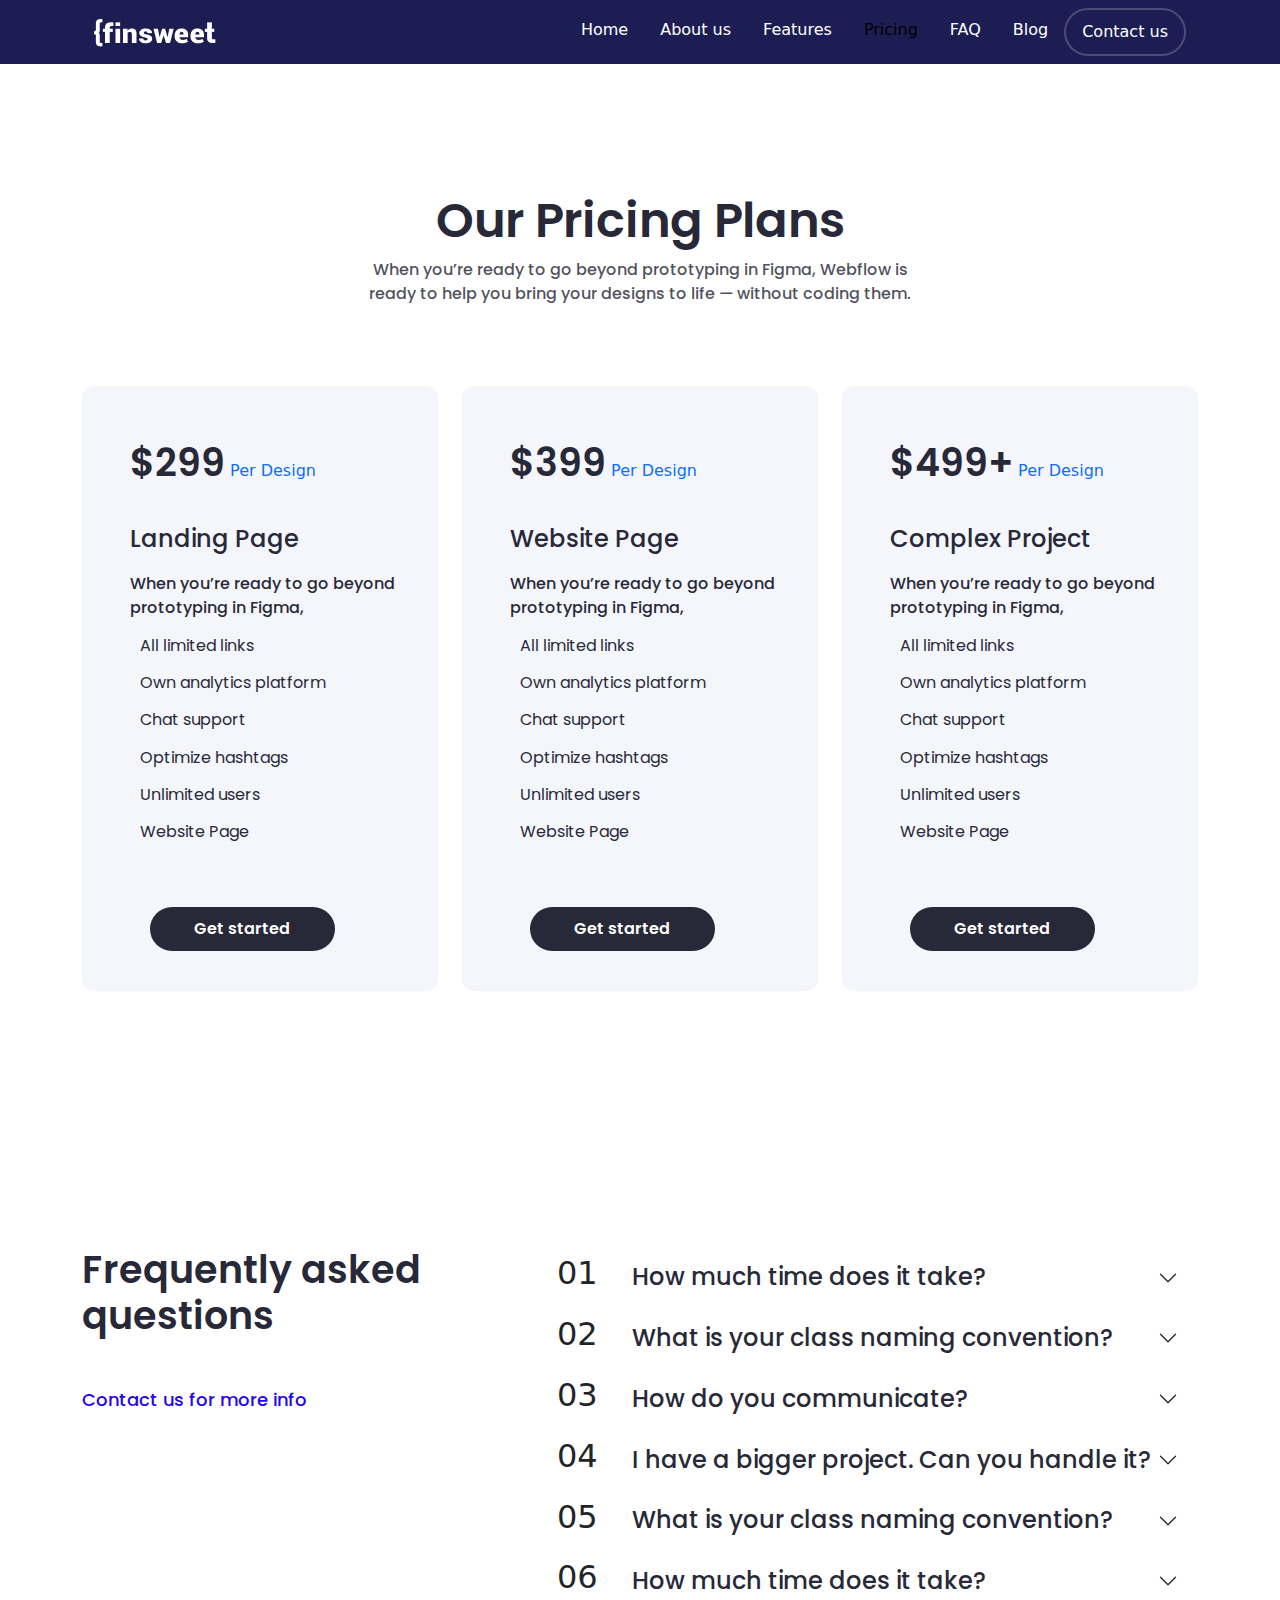
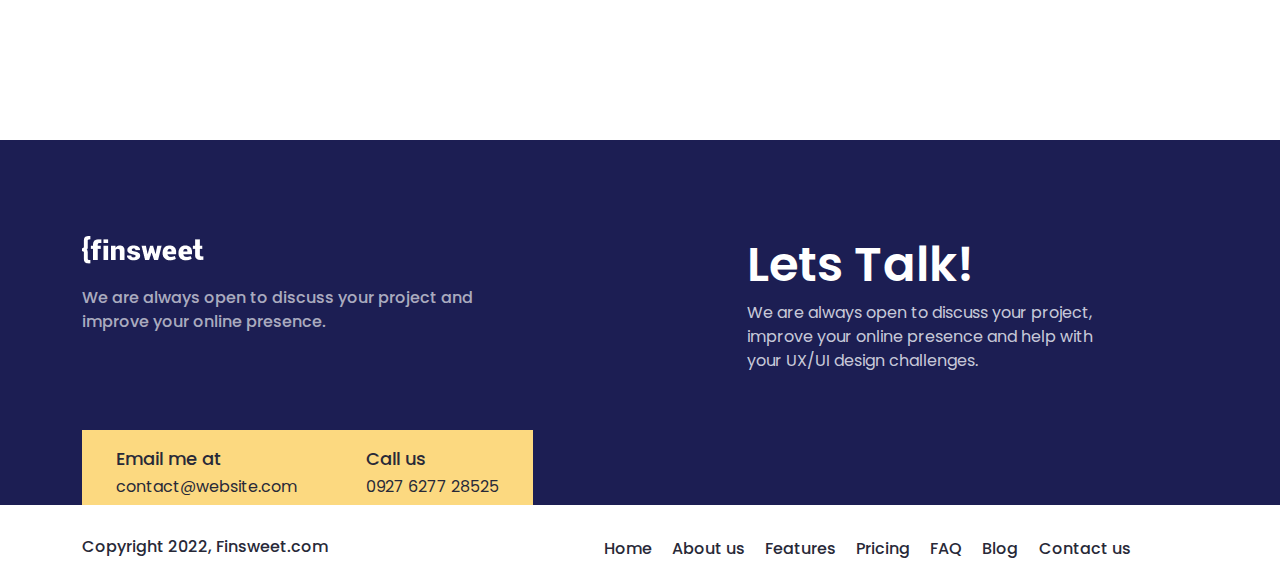
<file: pricing.html>
<!DOCTYPE html>
<html lang="en">

<head>
  <meta charset="UTF-8">
  <meta name="viewport" content="width=device-width, initial-scale=1.0">
  <title>Pricing</title>
  <link
    href="https://fonts.googleapis.com/css2?family=Poppins:ital,wght@0,100;0,200;0,300;0,400;0,500;0,600;0,700;0,800;0,900;1,100;1,200;1,300;1,400;1,500;1,600;1,700;1,800;1,900&display=swap"
    rel="stylesheet">
  <link rel="stylesheet" href="https://cdnjs.cloudflare.com/ajax/libs/font-awesome/6.5.2/css/all.min.css"
    integrity="sha512-SnH5WK+bZxgPHs44uWIX+LLJAJ9/2PkPKZ5QiAj6Ta86w+fsb2TkcmfRyVX3pBnMFcV7oQPJkl9QevSCWr3W6A=="
    crossorigin="anonymous" referrerpolicy="no-referrer" />
  <link rel="stylesheet" href="css/bootstrap.min.css">
  <link rel="stylesheet" href="css/pricing.css">
</head>

<body>
  <!-- Navbar Start -->
  <div class="navbar_total">
    <div class="container">
      <nav class="navbar navbar-expand-lg ">
        <div class="container-fluid">
          <a class="navbar-brand" href="#">
            <img src="image/home img/Finsweet white logo 1.png" alt="">
          </a>
          <button class="navbar-toggler" type="button" data-bs-toggle="collapse"
            data-bs-target="#navbarSupportedContent" aria-controls="navbarSupportedContent" aria-expanded="false"
            aria-label="Toggle navigation">
            <span class="navbar-toggler-icon"></span>
          </button>
          <div class="collapse navbar-collapse" id="navbarSupportedContent">
            <ul class="navbar-nav ms-auto mb-2 mb-lg-0">
              <li class="nav-item">
                <a class="nav-link " aria-current="page" href="index.html" target="_blank">Home</a>
              </li>
              <li class="nav-item">
                <a class="nav-link" href="about.html" target="_blank">About us</a>
              </li>
              <li class="nav-item">
                <a class="nav-link" href="feature.html" target="_blank">Features</a>
              </li>
              <li class="nav-item">
                <a class="nav-link active" href="pricing.html" target="_blank">Pricing</a>
              </li>
              <li class="nav-item">
                <a class="nav-link" href="faq.html" target="_blank">FAQ</a>
              </li>
              <li class="nav-item">
                <a class="nav-link" href="read_blog.html" target="_blank">Blog</a>
              </li>
              <li class="nav-item">
                <a class="nav-link" href="contact.html" target="_blank">Contact us</a>
              </li>


            </ul>
          </div>
        </div>
      </nav>
    </div>
  </div>
  <!-- Navbar End -->

  <!-- Plan Start -->

  <section id="Plan">

    <div class="container">
      <div class="row">
        <div class="col-lg-6 offset-lg-3">
          <div class="plan_title">
            <h2>Our Pricing Plans</h2>
            <p>When you’re ready to go beyond prototyping in Figma, Webflow is ready to help you bring your designs to life — without coding them.</p>
          </div>
        </div>
      </div>
     
      <div class="plan_inner">
        <div class="row">
         
          <div class="col-lg-4 ">
            <div class="plan_inner_item">
              <h3>$299</h3>
              <a href="contact.html">Per Design</a>
              <h4>Landing Page </h4>
              <p>When you’re ready to go beyond prototyping in Figma, 
  
              </p>
              <h6><i class="fa-solid fa-caret-right"></i>All limited links</h6>
              <h6><i class="fa-solid fa-caret-right"></i>Own analytics platform</h6>
              <h6><i class="fa-solid fa-caret-right"></i>Chat support</h6>
              <h6><i class="fa-solid fa-caret-right"></i>Optimize hashtags</h6>
              <h6><i class="fa-solid fa-caret-right"></i>Unlimited users</h6>
              <h6><i class="fa-solid fa-caret-right"></i>Website Page </h6>
              <button>Get started</button>
            </div>
           </div>
          <div class="col-lg-4 ">
            <div class="plan_inner_item">
              <h3>$399</h3>
              <a href="contact.html">Per Design</a>
              <h4>Website Page </h4>
              <p>When you’re ready to go beyond prototyping in Figma, 
  
              </p>
              <h6><i class="fa-solid fa-caret-right"></i>All limited links</h6>
              <h6><i class="fa-solid fa-caret-right"></i>Own analytics platform</h6>
              <h6><i class="fa-solid fa-caret-right"></i>Chat support</h6>
              <h6><i class="fa-solid fa-caret-right"></i>Optimize hashtags</h6>
              <h6><i class="fa-solid fa-caret-right"></i>Unlimited users</h6>
              <h6><i class="fa-solid fa-caret-right"></i>Website Page </h6>
              <button>Get started</button>

            </div>
           </div>
          <div class="col-lg-4 ">
            <div class="plan_inner_item">
              <h3>$499+</h3>
              <a href="contact.html">Per Design</a>
              <h4>Complex Project </h4>
              <p>When you’re ready to go beyond prototyping in Figma, 
              </p>
              <h6><i class="fa-solid fa-caret-right"></i>All limited links</h6>
              <h6><i class="fa-solid fa-caret-right"></i>Own analytics platform</h6>
              <h6><i class="fa-solid fa-caret-right"></i>Chat support</h6>
              <h6><i class="fa-solid fa-caret-right"></i>Optimize hashtags</h6>
              <h6><i class="fa-solid fa-caret-right"></i>Unlimited users</h6>
              <h6><i class="fa-solid fa-caret-right"></i>Website Page </h6>
              <button>Get started</button>

              
            </div>
           </div>
      </div>
      </div>
    </div>
  </section>

  <!-- Plan End -->
  <!-- Question Start -->

  <section id="Questions">

    <div class="container">
      <div class="row ">
        <div class="col-lg-4 ques_left">
          <h3>Frequently asked questions</h3>
          <a href="contact.html">Contact us for more info</a>
        </div>
        <div class="col-lg-7 offset-lg-1">
          <div class="row ques_right">
            <div class="col-lg-1">
              <h2>01</h2>
            </div>
            <div class="col-lg-11">
              <div class="accordion accordion-flush" id="accordionFlushExample">
                <div class="accordion-item">
                  <h2 class="accordion-header">
                    <button class="accordion-button collapsed" type="button" data-bs-toggle="collapse"
                      data-bs-target="#flush-collapseOne" aria-expanded="false" aria-controls="flush-collapseOne">
                      How much time does it take?
                    </button>
                  </h2>
                  <div id="flush-collapseOne" class="accordion-collapse collapse"
                    data-bs-parent="#accordionFlushExample">
                    <div class="accordion-body">Lorem ipsum dolor sit amet, consectetur adipiscing elit, sed do eiusmod
                      tempor incididunt ut labore et dolore magna aliqua.</div>
                  </div>
                </div>
              </div>
            </div>
          </div>
          <div class="row ques_right">
            <div class="col-lg-1">
              <h2>02</h2>
            </div>
            <div class="col-lg-11">
              <div class="accordion accordion-flush" id="accordionFlushExample">
                <div class="accordion-item">
                  <h2 class="accordion-header">
                    <button class="accordion-button collapsed" type="button" data-bs-toggle="collapse"
                      data-bs-target="#flush-collapseTwo" aria-expanded="false" aria-controls="flush-collapseTwo">
                      What is your class naming convention?
                    </button>
                  </h2>
                  <div id="flush-collapseTwo" class="accordion-collapse collapse"
                    data-bs-parent="#accordionFlushExample">
                    <div class="accordion-body">Lorem ipsum dolor sit amet, consectetur adipiscing elit, sed do eiusmod
                      tempor incididunt ut labore et dolore magna aliqua.</div>
                  </div>
                </div>
              </div>
            </div>
          </div>
          <div class="row ques_right">
            <div class="col-lg-1">
              <h2>03</h2>
            </div>
            <div class="col-lg-11">
              <div class="accordion accordion-flush" id="accordionFlushExample">
                <div class="accordion-item">
                  <h2 class="accordion-header">
                    <button class="accordion-button collapsed" type="button" data-bs-toggle="collapse"
                      data-bs-target="#flush-collapseThree" aria-expanded="false" aria-controls="flush-collapseThree">
                      How do you communicate?
                    </button>
                  </h2>
                  <div id="flush-collapseThree" class="accordion-collapse collapse"
                    data-bs-parent="#accordionFlushExample">
                    <div class="accordion-body">Lorem ipsum dolor sit amet, consectetur adipiscing elit, sed do eiusmod
                      tempor incididunt ut labore et dolore magna aliqua.</div>
                  </div>
                </div>
              </div>
            </div>
          </div>
          <div class="row ques_right">
            <div class="col-lg-1">
              <h2>04</h2>
            </div>
            <div class="col-lg-11">
              <div class="accordion accordion-flush" id="accordionFlushExample">
                <div class="accordion-item">
                  <h2 class="accordion-header">
                    <button class="accordion-button collapsed" type="button" data-bs-toggle="collapse"
                      data-bs-target="#flush-collapseFour" aria-expanded="false" aria-controls="flush-collapseFour">
                      I have a bigger project. Can you handle it?
                    </button>
                  </h2>
                  <div id="flush-collapseFour" class="accordion-collapse collapse"
                    data-bs-parent="#accordionFlushExample">
                    <div class="accordion-body">Lorem ipsum dolor sit amet, consectetur adipiscing elit, sed do eiusmod
                      tempor incididunt ut labore et dolore magna aliqua.</div>
                  </div>
                </div>
              </div>
            </div>
          </div>
          <div class="row ques_right">
            <div class="col-lg-1">
              <h2>05</h2>
            </div>
            <div class="col-lg-11">
              <div class="accordion accordion-flush" id="accordionFlushExample">
                <div class="accordion-item">
                  <h2 class="accordion-header">
                    <button class="accordion-button collapsed" type="button" data-bs-toggle="collapse"
                      data-bs-target="#flush-collapseFive" aria-expanded="false" aria-controls="flush-collapseFive">
                      What is your class naming convention?
                    </button>
                  </h2>
                  <div id="flush-collapseFive" class="accordion-collapse collapse"
                    data-bs-parent="#accordionFlushExample">
                    <div class="accordion-body">Lorem ipsum dolor sit amet, consectetur adipiscing elit, sed do eiusmod
                      tempor incididunt ut labore et dolore magna aliqua.</div>
                  </div>
                </div>
              </div>
            </div>
          </div>
          <div class="row ques_right">
            <div class="col-lg-1">
              <h2>06</h2>
            </div>
            <div class="col-lg-11">
              <div class="accordion accordion-flush" id="accordionFlushExample">
                <div class="accordion-item">
                  <h2 class="accordion-header">
                    <button class="accordion-button collapsed" type="button" data-bs-toggle="collapse"
                      data-bs-target="#flush-collapseSix" aria-expanded="false" aria-controls="flush-collapseSix">
                      How much time does it take?
                    </button>
                  </h2>
                  <div id="flush-collapseSix" class="accordion-collapse collapse"
                    data-bs-parent="#accordionFlushExample">
                    <div class="accordion-body">Lorem ipsum dolor sit amet, consectetur adipiscing elit, sed do eiusmod
                      tempor incididunt ut labore et dolore magna aliqua.</div>
                  </div>
                </div>
              </div>
            </div>
          </div>
        </div>
      </div>
    </div>

  </section>


  <!-- Question End -->



  <!-- Footer Start -->

  <footer>

    <div class="container">

      <div class="footer_total">
        <div class="row">
          <div class="col-lg-5">
            <div class="footer_left_top">
              <div class="row">
                <div class="col-lg-12">
                  <img src="image/home img/Finsweet white logo 1.png" alt="">
                  <p>We are always open to discuss your project and improve your online presence.</p>
                </div>
              </div>

            </div>

            <div class="footer_left_bottom d-flex">
              <div class="email">
                <h4>Email me at </h4>
                <h5>contact@website.com</h5>
              </div>
              <div class="contact">
                <h4>Call us </h4>
                <h5>0927 6277 28525</h5>
              </div>
            </div>
          </div>



          <div class="col-lg-4 offset-lg-2 footer_right_top">
            <h3>Lets Talk!</h3>
            <p>We are always open to discuss your project, improve your online presence and help with your UX/UI design
              challenges.</p>

            <a href="#"><i class="fa-brands fa-facebook"></i></a>
            <a href="#"><i class="fa-brands fa-twitter"></i></a>
            <a href="#"><i class="fa-brands fa-instagram"></i></a>
            <a href="#"><i class="fa-brands fa-linkedin"></i></a>
          </div>
        </div>
      </div>



    </div>






  </footer>


  <!-- Footer End -->

  <!-- Extra Start -->

  <section id="Extra">

    <div class="container">
      <div class="row">
        <div class="col-lg-4">
          <div class="footer_bottom">
            <h4>Copyright 2022, Finsweet.com</h4>

          </div>
        </div>
        <div class="col-lg-7 offset-lg-1">
          <div class="footer_bottom_nav">
            <ul>
              <li><a href="#">Home</a></li>
              <li><a href="#">About us</a></li>
              <li><a href="#">Features</a></li>
              <li><a href="#">Pricing</a></li>
              <li><a href="#">FAQ</a></li>
              <li><a href="#">Blog</a></li>
              <li><a href="#">Contact us</a></li>
            </ul>
          </div>
        </div>
      </div>
    </div>
  </section>


  <!-- Extra End -->

  <script src="main.js/bootstrap.bundle.min.js"></script>

</body>

</html>
</file>
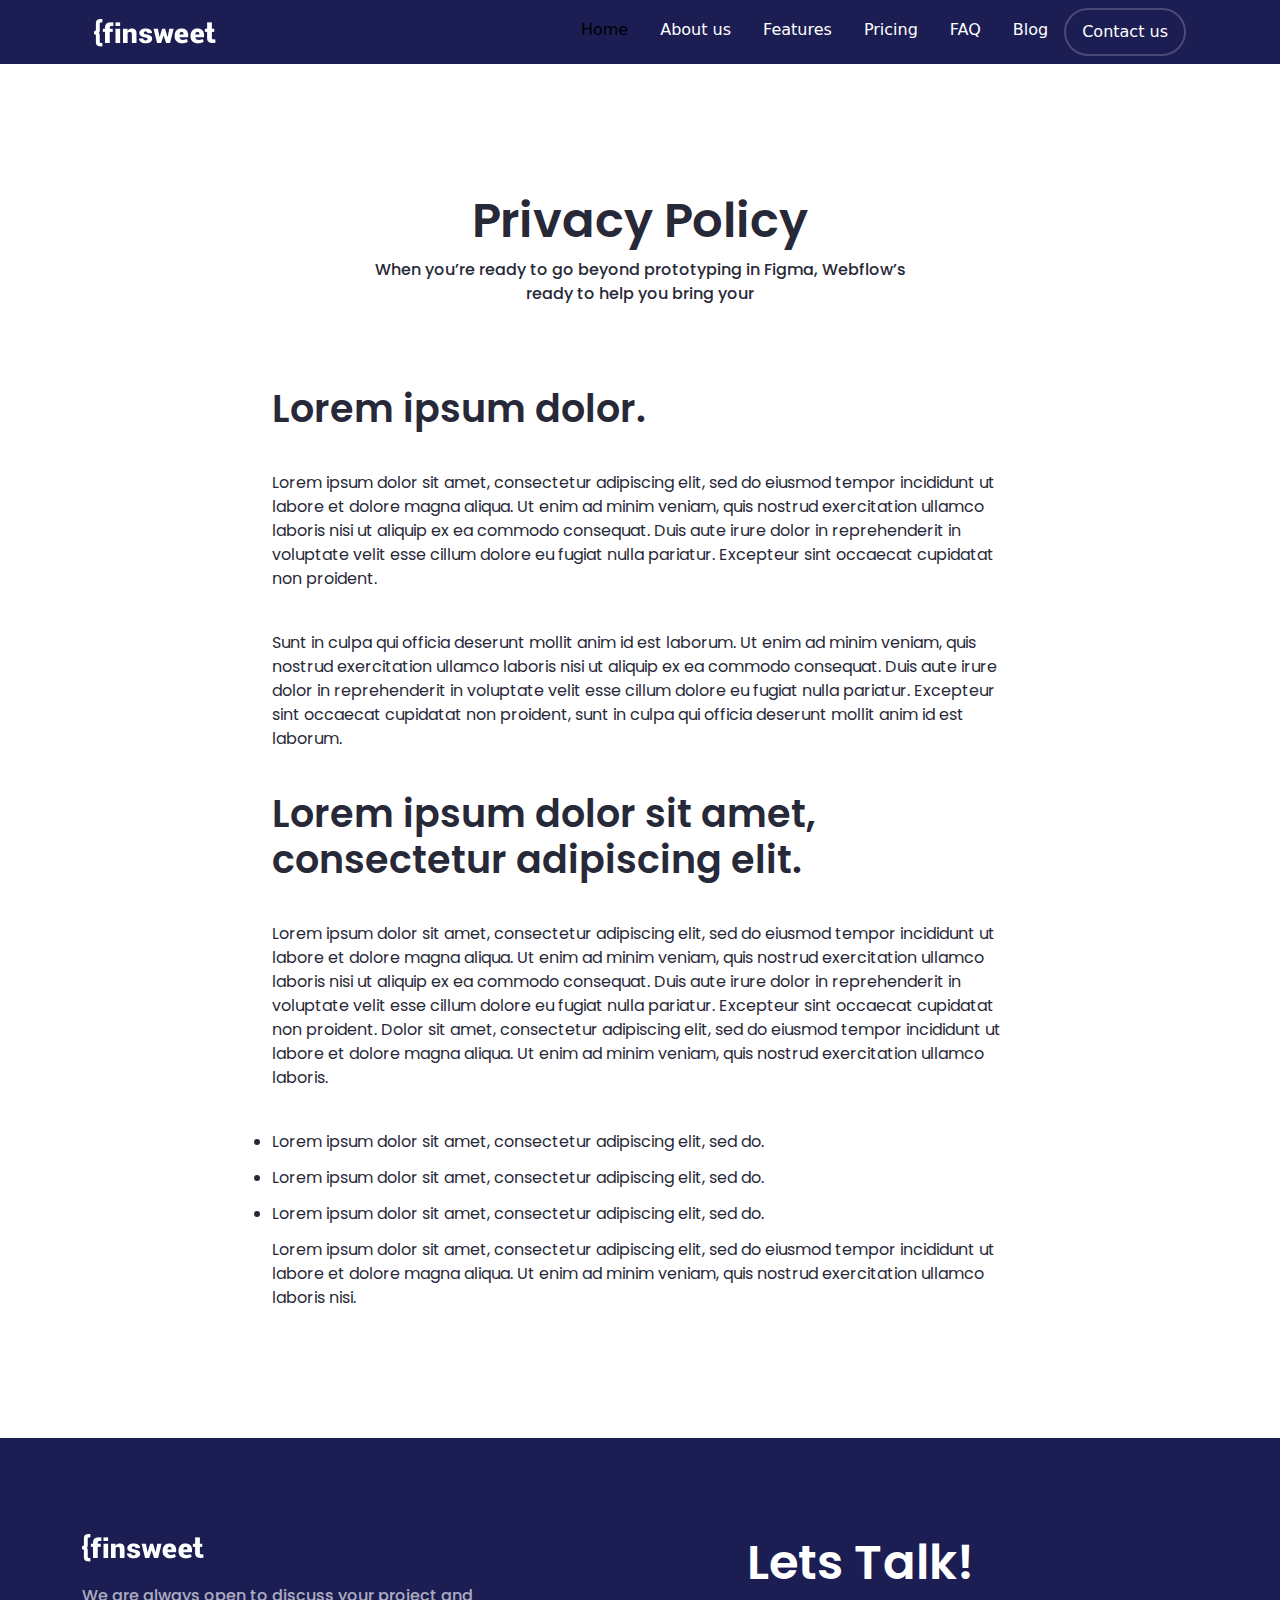
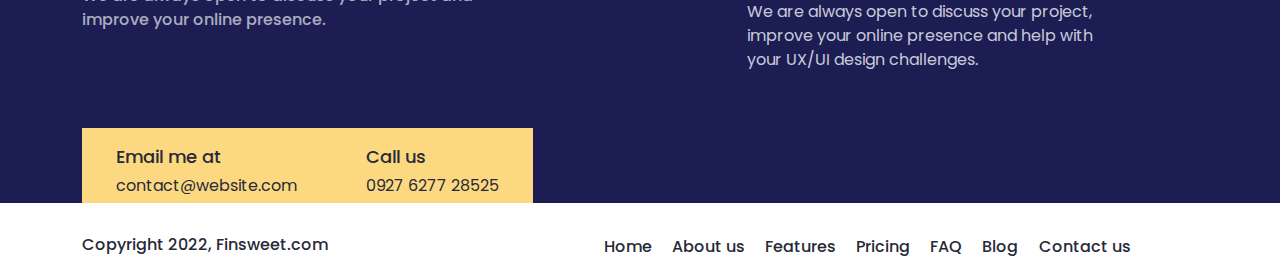
<file: Privacy.html>
<!DOCTYPE html>
<html lang="en">

<head>
  <meta charset="UTF-8">
  <meta name="viewport" content="width=device-width, initial-scale=1.0">
  <title>Privacy</title>
  <link
    href="https://fonts.googleapis.com/css2?family=Poppins:ital,wght@0,100;0,200;0,300;0,400;0,500;0,600;0,700;0,800;0,900;1,100;1,200;1,300;1,400;1,500;1,600;1,700;1,800;1,900&display=swap"
    rel="stylesheet">
  <link rel="stylesheet" href="https://cdnjs.cloudflare.com/ajax/libs/font-awesome/6.5.2/css/all.min.css"
    integrity="sha512-SnH5WK+bZxgPHs44uWIX+LLJAJ9/2PkPKZ5QiAj6Ta86w+fsb2TkcmfRyVX3pBnMFcV7oQPJkl9QevSCWr3W6A=="
    crossorigin="anonymous" referrerpolicy="no-referrer" />
  <link rel="stylesheet" href="css/bootstrap.min.css">
  <link rel="stylesheet" href="css/privacy.css">
</head>

<body>
  <!-- Navbar Start -->
  <div class="navbar_total">
    <div class="container">
      <nav class="navbar navbar-expand-lg ">
        <div class="container-fluid">
          <a class="navbar-brand" href="#">
            <img src="image/home img/Finsweet white logo 1.png" alt="">
          </a>
          <button class="navbar-toggler" type="button" data-bs-toggle="collapse"
            data-bs-target="#navbarSupportedContent" aria-controls="navbarSupportedContent" aria-expanded="false"
            aria-label="Toggle navigation">
            <span class="navbar-toggler-icon"></span>
          </button>
          <div class="collapse navbar-collapse" id="navbarSupportedContent">
            <ul class="navbar-nav ms-auto mb-2 mb-lg-0">
              <li class="nav-item">
                <a class="nav-link active" aria-current="page" href="index.html" target="_blank">Home</a>
              </li>
              <li class="nav-item">
                <a class="nav-link" href="about.html" target="_blank">About us</a>
              </li>
              <li class="nav-item">
                <a class="nav-link" href="feature.html" target="_blank">Features</a>
              </li>
              <li class="nav-item">
                <a class="nav-link" href="pricing.html" target="_blank">Pricing</a>
              </li>
              <li class="nav-item">
                <a class="nav-link" href="faq.html" target="_blank">FAQ</a>
              </li>
              <li class="nav-item">
                <a class="nav-link" href="read_blog.html" target="_blank">Blog</a>
              </li>
              <li class="nav-item">
                <a class="nav-link " href="contact.html" target="_blank">Contact us</a>
              </li>


            </ul>
          </div>
        </div>
      </nav>
    </div>
  </div>
  <!-- Navbar End -->

  <!-- Main Start -->

  <section id="Main">
    <div class="container">
      <div class="row title">
        <div class="col-lg-6 offset-lg-3">
          <h3>Privacy Policy</h3>
          <p>When you’re ready to go beyond prototyping in Figma, Webflow’s ready to help you bring your 

          </p>
        </div>
      </div>
      <div class="row main_sec">
        <div class="col-lg-8 offset-lg-2">
          <h3>Lorem ipsum dolor.</h3>
          <p>Lorem ipsum dolor sit amet, consectetur adipiscing elit, sed do eiusmod tempor incididunt ut labore et dolore magna aliqua. Ut enim ad minim veniam, quis nostrud exercitation ullamco laboris nisi ut aliquip ex ea commodo consequat. Duis aute irure dolor in reprehenderit in voluptate velit esse cillum dolore eu fugiat nulla pariatur. Excepteur sint occaecat cupidatat non proident.

          </p>
          <p>Sunt in culpa qui officia deserunt mollit anim id est laborum. Ut enim ad minim veniam, quis nostrud exercitation ullamco laboris nisi ut aliquip ex ea commodo consequat. Duis aute irure dolor in reprehenderit in voluptate velit esse cillum dolore eu fugiat nulla pariatur. Excepteur sint occaecat cupidatat non proident, sunt in culpa qui officia deserunt mollit anim id est laborum.</p>
          <h3>Lorem ipsum dolor sit amet, consectetur adipiscing elit.</h3>
        <p>Lorem ipsum dolor sit amet, consectetur adipiscing elit, sed do eiusmod tempor incididunt ut labore et dolore magna aliqua. Ut enim ad minim veniam, quis nostrud exercitation ullamco laboris nisi ut aliquip ex ea commodo consequat. Duis aute irure dolor in reprehenderit in voluptate velit esse cillum dolore eu fugiat nulla pariatur. Excepteur sint occaecat cupidatat non proident. Dolor sit amet, consectetur adipiscing elit, sed do eiusmod tempor incididunt ut labore et dolore magna aliqua. Ut enim ad minim veniam, quis nostrud exercitation ullamco laboris.</p>
        <li>Lorem ipsum dolor sit amet, consectetur adipiscing elit, sed do.</li>
        <li>Lorem ipsum dolor sit amet, consectetur adipiscing elit, sed do.</li>
        <li>Lorem ipsum dolor sit amet, consectetur adipiscing elit, sed do.</li>
        <span>Lorem ipsum dolor sit amet, consectetur adipiscing elit, sed do eiusmod tempor incididunt ut labore et dolore magna aliqua. Ut enim ad minim veniam, quis nostrud exercitation ullamco laboris nisi.</span>
        </div>
      </div>
    </div>

  </section>


  <!-- Main End -->


  <!-- Footer Start -->

  <footer>

    <div class="container">

      <div class="footer_total">
        <div class="row">
          <div class="col-lg-5">
            <div class="footer_left_top">
              <div class="row">
                <div class="col-lg-12">
                  <img src="image/home img/Finsweet white logo 1.png" alt="">
                  <p>We are always open to discuss your project and improve your online presence.</p>
                </div>
              </div>

            </div>

            <div class="footer_left_bottom d-flex">
              <div class="email">
                <h4>Email me at </h4>
                <h5>contact@website.com</h5>
              </div>
              <div class="contact">
                <h4>Call us </h4>
                <h5>0927 6277 28525</h5>
              </div>
            </div>
          </div>



          <div class="col-lg-4 offset-lg-2 footer_right_top">
            <h3>Lets Talk!</h3>
            <p>We are always open to discuss your project, improve your online presence and help with your UX/UI design
              challenges.</p>

            <a href="#"><i class="fa-brands fa-facebook"></i></a>
            <a href="#"><i class="fa-brands fa-twitter"></i></a>
            <a href="#"><i class="fa-brands fa-instagram"></i></a>
            <a href="#"><i class="fa-brands fa-linkedin"></i></a>
          </div>
        </div>
      </div>



    </div>






  </footer>


  <!-- Footer End -->

  <!-- Extra Start -->

  <section id="Extra">

    <div class="container">
      <div class="row">
        <div class="col-lg-4">
          <div class="footer_bottom">
            <h4>Copyright 2022, Finsweet.com</h4>

          </div>
        </div>
        <div class="col-lg-7 offset-lg-1">
          <div class="footer_bottom_nav">
            <ul>
              <li><a href="#">Home</a></li>
              <li><a href="#">About us</a></li>
              <li><a href="#">Features</a></li>
              <li><a href="#">Pricing</a></li>
              <li><a href="#">FAQ</a></li>
              <li><a href="#">Blog</a></li>
              <li><a href="#">Contact us</a></li>
            </ul>
          </div>
        </div>
      </div>
    </div>
  </section>


  <!-- Extra End -->

  <script src="main.js/bootstrap.bundle.min.js"></script>

</body>

</html>
</file>
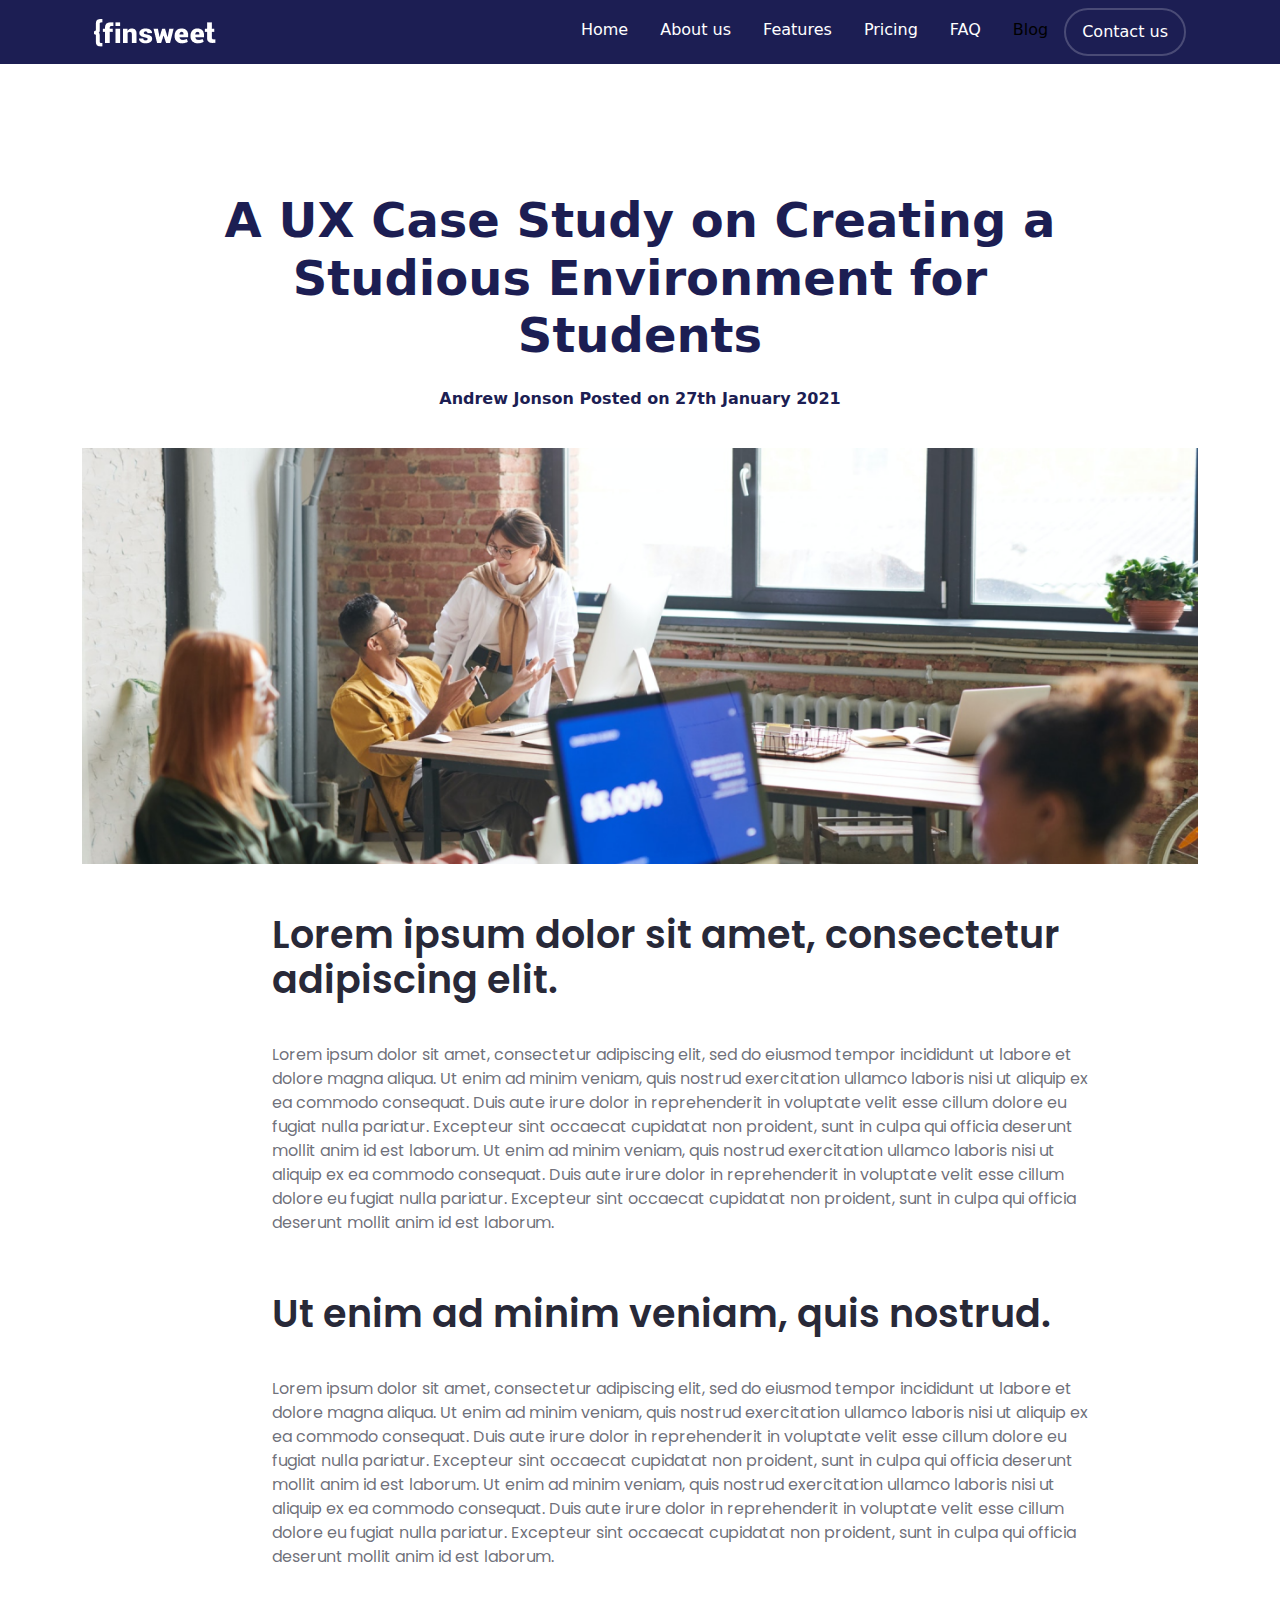
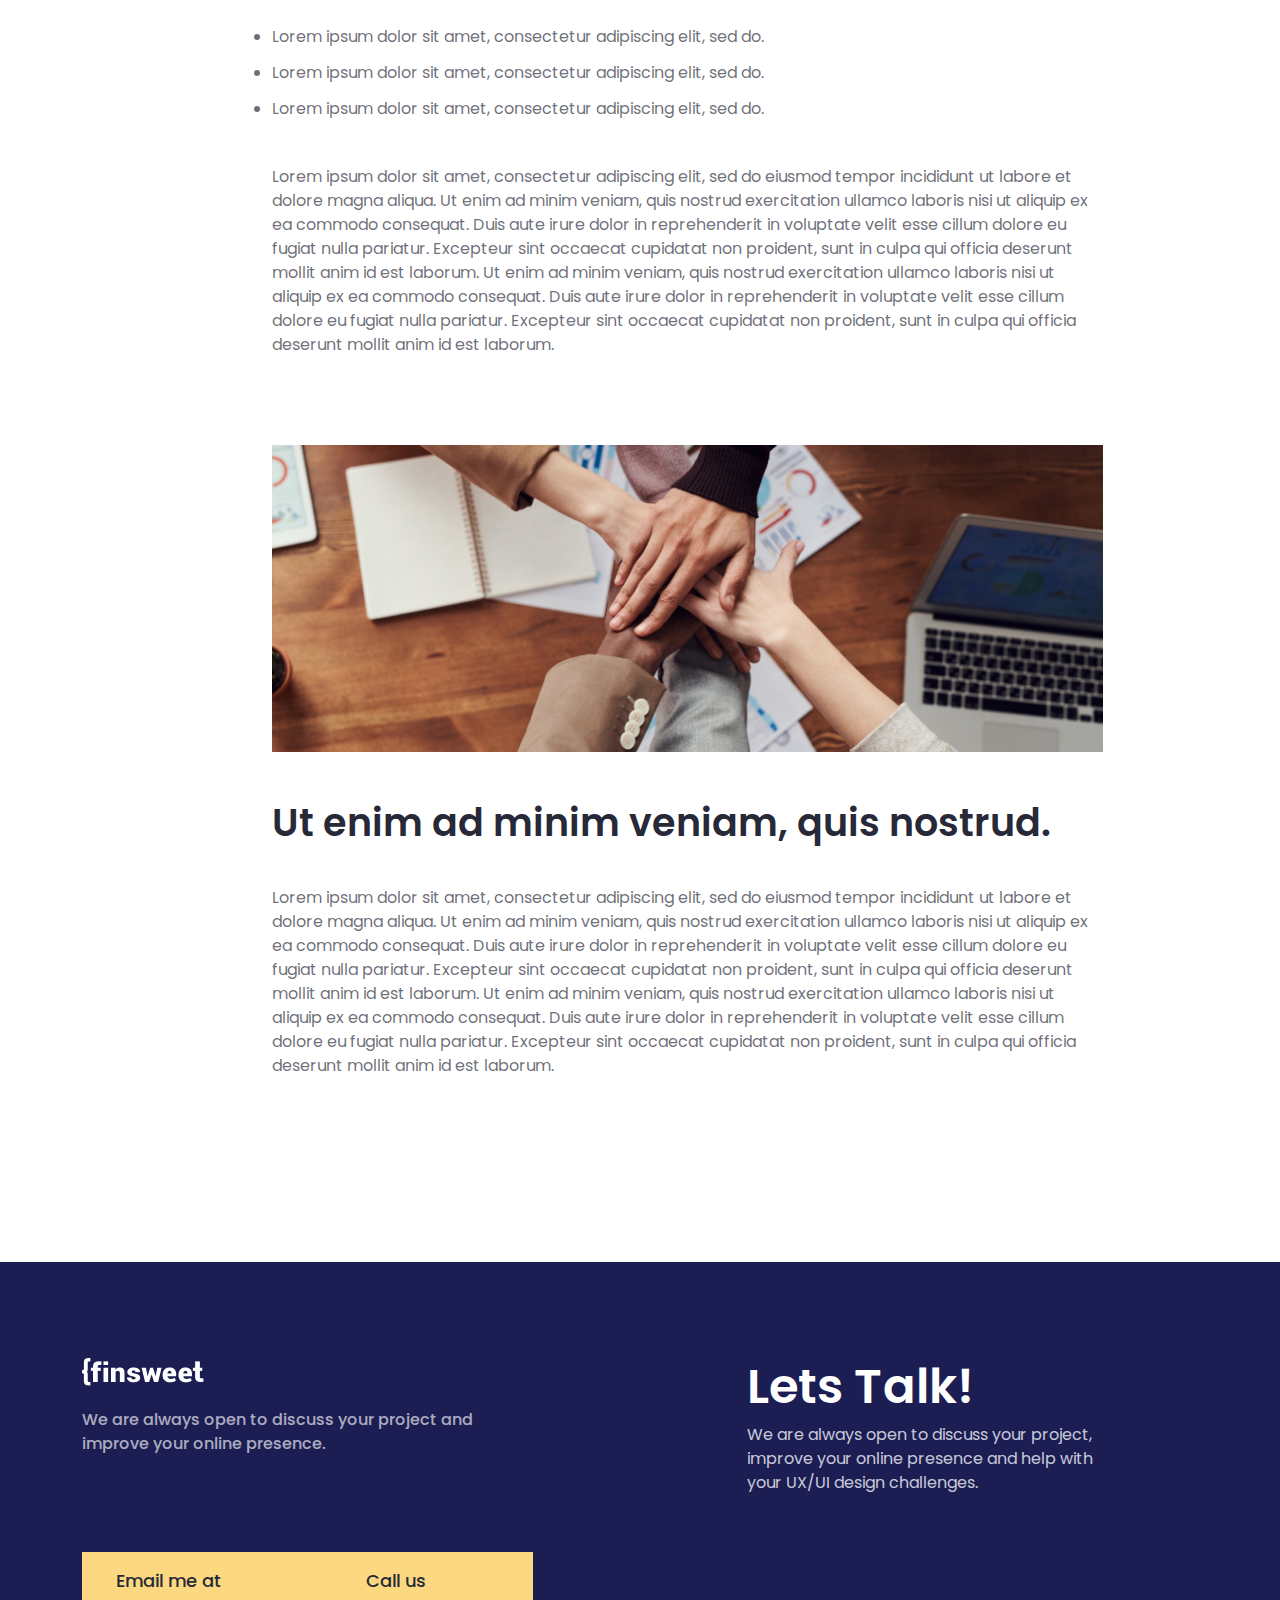
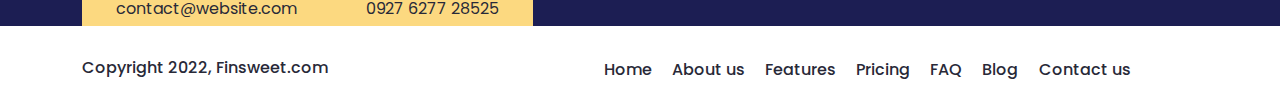
<file: read_blog.html>
<!DOCTYPE html>
<html lang="en">

<head>
  <meta charset="UTF-8">
  <meta name="viewport" content="width=device-width, initial-scale=1.0">
  <title>Read_Blog</title>
  <link
    href="https://fonts.googleapis.com/css2?family=Poppins:ital,wght@0,100;0,200;0,300;0,400;0,500;0,600;0,700;0,800;0,900;1,100;1,200;1,300;1,400;1,500;1,600;1,700;1,800;1,900&display=swap"
    rel="stylesheet">
  <link rel="stylesheet" href="https://cdnjs.cloudflare.com/ajax/libs/font-awesome/6.5.2/css/all.min.css"
    integrity="sha512-SnH5WK+bZxgPHs44uWIX+LLJAJ9/2PkPKZ5QiAj6Ta86w+fsb2TkcmfRyVX3pBnMFcV7oQPJkl9QevSCWr3W6A=="
    crossorigin="anonymous" referrerpolicy="no-referrer" />
  <link rel="stylesheet" href="css/bootstrap.min.css">
  <link rel="stylesheet" href="css/read_blog.css">
</head>

<body>
  <!-- Navbar Start -->
  <div class="navbar_total">
    <div class="container">
      <nav class="navbar navbar-expand-lg ">
        <div class="container-fluid">
          <a class="navbar-brand" href="#">
            <img src="image/home img/Finsweet white logo 1.png" alt="">
          </a>
          <button class="navbar-toggler" type="button" data-bs-toggle="collapse"
            data-bs-target="#navbarSupportedContent" aria-controls="navbarSupportedContent" aria-expanded="false"
            aria-label="Toggle navigation">
            <span class="navbar-toggler-icon"></span>
          </button>
          <div class="collapse navbar-collapse" id="navbarSupportedContent">
            <ul class="navbar-nav ms-auto mb-2 mb-lg-0">
              <li class="nav-item">
                <a class="nav-link " aria-current="page" href="index.html" target="_blank">Home</a>
              </li>
              <li class="nav-item">
                <a class="nav-link" href="about.html" target="_blank">About us</a>
              </li>
              <li class="nav-item">
                <a class="nav-link" href="feature.html" target="_blank">Features</a>
              </li>
              <li class="nav-item">
                <a class="nav-link" href="pricing.html" target="_blank">Pricing</a>
              </li>
              <li class="nav-item">
                <a class="nav-link" href="faq.html" target="_blank">FAQ</a>
              </li>
              <li class="nav-item">
                <a class="nav-link active" href="read_blog.html" target="_blank">Blog</a>
              </li>
              <li class="nav-item">
                <a class="nav-link" href="contact.html" target="_blank">Contact us</a>
              </li>


            </ul>
          </div>
        </div>
      </nav>
    </div>
  </div>
  <!-- Navbar End -->

   <!-- Banner Start -->

   <section id="Banner">

    <div class="container">
      <div class="row banner_total">
        <div class="col-lg-10 offset-lg-1">
          <h3>A UX Case Study on Creating a Studious Environment for Students</h3>
          <h6>Andrew Jonson
            Posted on 27th January 2021</h6>
        </div>
        <div class="col-lg-12">
          <img src="image/read blog img/people-working-in-front-of-computer-3182763.png" alt="">
        </div>
       <div class="col-lg-9 offset-lg-2 after_image">
        <h4>Lorem ipsum dolor sit amet, consectetur adipiscing elit.
        </h4>
        <p>Lorem ipsum dolor sit amet, consectetur adipiscing elit, sed do eiusmod tempor incididunt ut labore et dolore magna aliqua. Ut enim ad minim veniam, quis nostrud exercitation ullamco laboris nisi ut aliquip ex ea commodo consequat. Duis aute irure dolor in reprehenderit in voluptate velit esse cillum dolore eu fugiat nulla pariatur. Excepteur sint occaecat cupidatat non proident, sunt in culpa qui officia deserunt mollit anim id est laborum. Ut enim ad minim veniam, quis nostrud exercitation ullamco laboris nisi ut aliquip ex ea commodo consequat. Duis aute irure dolor in reprehenderit in voluptate velit esse cillum dolore eu fugiat nulla pariatur. Excepteur sint occaecat cupidatat non proident, sunt in culpa qui officia deserunt mollit anim id est laborum.</p>
        <h4>Ut enim ad minim veniam, quis nostrud.
        </h4>
        <p>Lorem ipsum dolor sit amet, consectetur adipiscing elit, sed do eiusmod tempor incididunt ut labore et dolore magna aliqua. Ut enim ad minim veniam, quis nostrud exercitation ullamco laboris nisi ut aliquip ex ea commodo consequat. Duis aute irure dolor in reprehenderit in voluptate velit esse cillum dolore eu fugiat nulla pariatur. Excepteur sint occaecat cupidatat non proident, sunt in culpa qui officia deserunt mollit anim id est laborum. Ut enim ad minim veniam, quis nostrud exercitation ullamco laboris nisi ut aliquip ex ea commodo consequat. Duis aute irure dolor in reprehenderit in voluptate velit esse cillum dolore eu fugiat nulla pariatur. Excepteur sint occaecat cupidatat non proident, sunt in culpa qui officia deserunt mollit anim id est laborum.

        </p>
        <li>Lorem ipsum dolor sit amet, consectetur adipiscing elit, sed do.</li>
        <li>Lorem ipsum dolor sit amet, consectetur adipiscing elit, sed do.</li>
        <li>Lorem ipsum dolor sit amet, consectetur adipiscing elit, sed do.</li>
        <p>Lorem ipsum dolor sit amet, consectetur adipiscing elit, sed do eiusmod tempor incididunt ut labore et dolore magna aliqua. Ut enim ad minim veniam, quis nostrud exercitation ullamco laboris nisi ut aliquip ex ea commodo consequat. Duis aute irure dolor in reprehenderit in voluptate velit esse cillum dolore eu fugiat nulla pariatur. Excepteur sint occaecat cupidatat non proident, sunt in culpa qui officia deserunt mollit anim id est laborum. Ut enim ad minim veniam, quis nostrud exercitation ullamco laboris nisi ut aliquip ex ea commodo consequat. Duis aute irure dolor in reprehenderit in voluptate velit esse cillum dolore eu fugiat nulla pariatur. Excepteur sint occaecat cupidatat non proident, sunt in culpa qui officia deserunt mollit anim id est laborum.

        </p>
        <img src="image/read blog img/photo-of-people-near-wooden-table-3184418.jpg" alt="">
        <h4>Ut enim ad minim veniam, quis nostrud.
        </h4>
        <p>Lorem ipsum dolor sit amet, consectetur adipiscing elit, sed do eiusmod tempor incididunt ut labore et dolore magna aliqua. Ut enim ad minim veniam, quis nostrud exercitation ullamco laboris nisi ut aliquip ex ea commodo consequat. Duis aute irure dolor in reprehenderit in voluptate velit esse cillum dolore eu fugiat nulla pariatur. Excepteur sint occaecat cupidatat non proident, sunt in culpa qui officia deserunt mollit anim id est laborum. Ut enim ad minim veniam, quis nostrud exercitation ullamco laboris nisi ut aliquip ex ea commodo consequat. Duis aute irure dolor in reprehenderit in voluptate velit esse cillum dolore eu fugiat nulla pariatur. Excepteur sint occaecat cupidatat non proident, sunt in culpa qui officia deserunt mollit anim id est laborum.</p>
      </div>
      </div>

    </div>
  </section>

  <!-- Banner End -->


  <!-- Footer Start -->

  <footer>

    <div class="container">

      <div class="footer_total">
        <div class="row">
          <div class="col-lg-5">
            <div class="footer_left_top">
              <div class="row">
                <div class="col-lg-12">
                  <img src="image/home img/Finsweet white logo 1.png" alt="">
                  <p>We are always open to discuss your project and improve your online presence.</p>
                </div>
              </div>

            </div>

            <div class="footer_left_bottom d-flex">
              <div class="email">
                <h4>Email me at </h4>
                <h5>contact@website.com</h5>
              </div>
              <div class="contact">
                <h4>Call us </h4>
                <h5>0927 6277 28525</h5>
              </div>
            </div>
          </div>



          <div class="col-lg-4 offset-lg-2 footer_right_top">
            <h3>Lets Talk!</h3>
            <p>We are always open to discuss your project, improve your online presence and help with your UX/UI design
              challenges.</p>

            <a href="#"><i class="fa-brands fa-facebook"></i></a>
            <a href="#"><i class="fa-brands fa-twitter"></i></a>
            <a href="#"><i class="fa-brands fa-instagram"></i></a>
            <a href="#"><i class="fa-brands fa-linkedin"></i></a>
          </div>
        </div>
      </div>



    </div>






  </footer>


  <!-- Footer End -->

  <!-- Extra Start -->

  <section id="Extra">

    <div class="container">
      <div class="row">
        <div class="col-lg-4">
          <div class="footer_bottom">
            <h4>Copyright 2022, Finsweet.com</h4>

          </div>
        </div>
        <div class="col-lg-7 offset-lg-1">
          <div class="footer_bottom_nav">
            <ul>
              <li><a href="#">Home</a></li>
              <li><a href="#">About us</a></li>
              <li><a href="#">Features</a></li>
              <li><a href="#">Pricing</a></li>
              <li><a href="#">FAQ</a></li>
              <li><a href="#">Blog</a></li>
              <li><a href="#">Contact us</a></li>
            </ul>
          </div>
        </div>
      </div>
    </div>
  </section>


  <!-- Extra End -->

  <script src="main.js/bootstrap.bundle.min.js"></script>

</body>

</html>
</file>
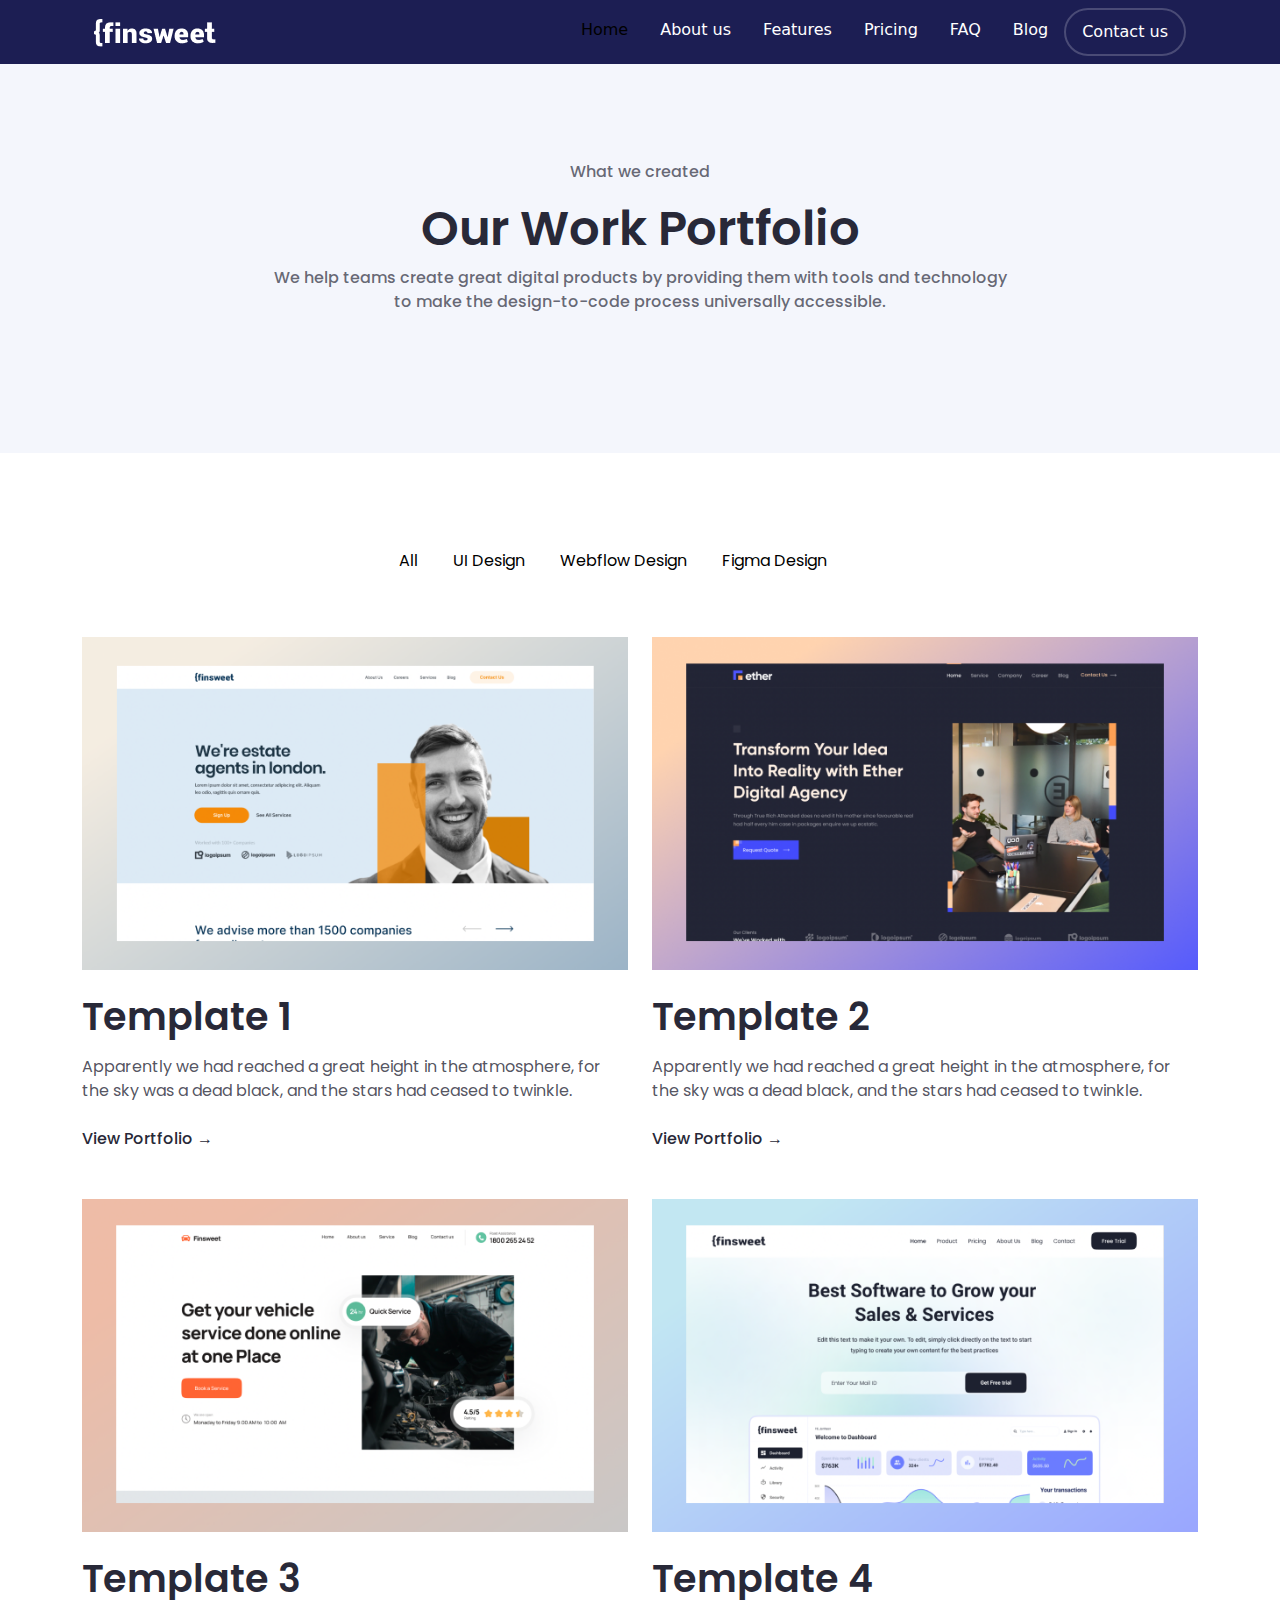
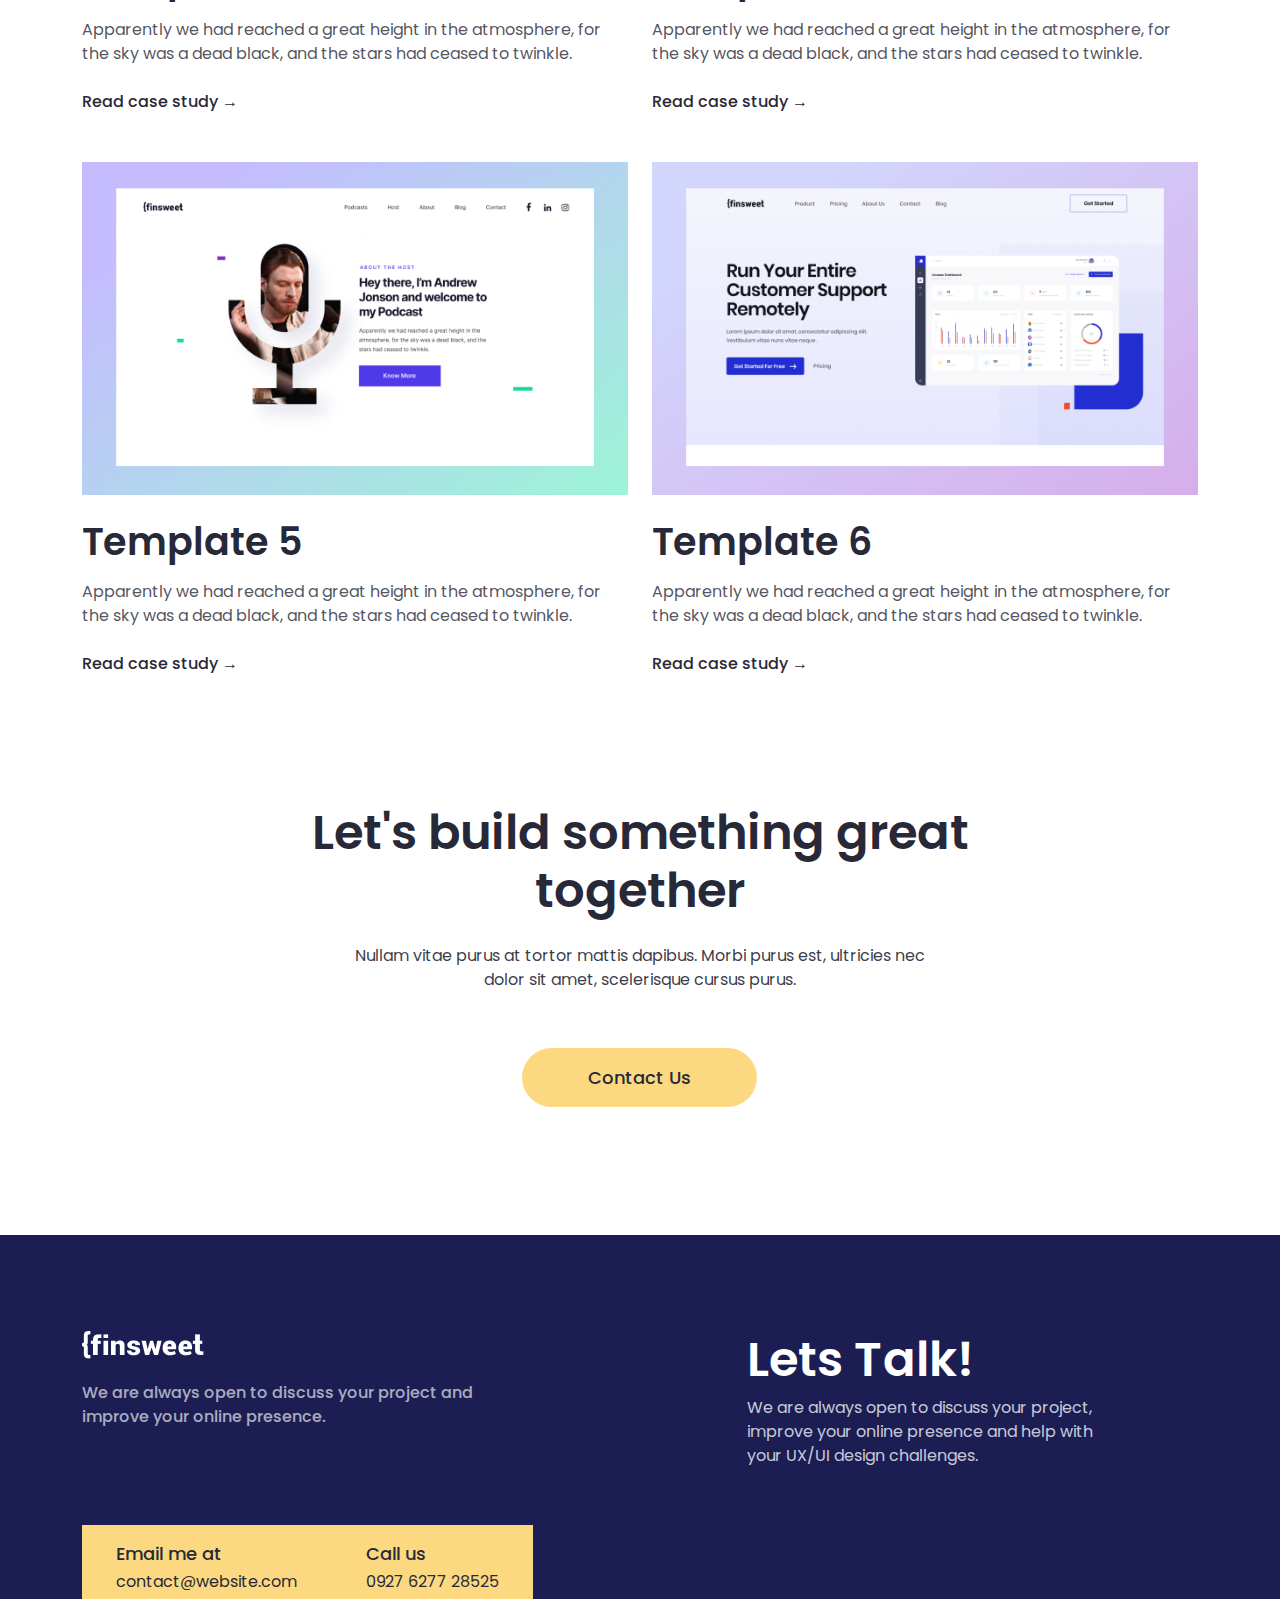
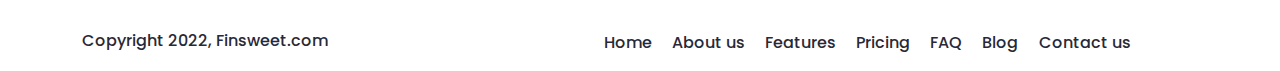
<file: work.html>
<!DOCTYPE html>
<html lang="en">

<head>
  <meta charset="UTF-8">
  <meta name="viewport" content="width=device-width, initial-scale=1.0">
  <title>Work</title>
  <link
    href="https://fonts.googleapis.com/css2?family=Poppins:ital,wght@0,100;0,200;0,300;0,400;0,500;0,600;0,700;0,800;0,900;1,100;1,200;1,300;1,400;1,500;1,600;1,700;1,800;1,900&display=swap"
    rel="stylesheet">
  <link rel="stylesheet" href="https://cdnjs.cloudflare.com/ajax/libs/font-awesome/6.5.2/css/all.min.css"
    integrity="sha512-SnH5WK+bZxgPHs44uWIX+LLJAJ9/2PkPKZ5QiAj6Ta86w+fsb2TkcmfRyVX3pBnMFcV7oQPJkl9QevSCWr3W6A=="
    crossorigin="anonymous" referrerpolicy="no-referrer" />
  <link rel="stylesheet" href="css/bootstrap.min.css">
  <link rel="stylesheet" href="css/work.css">
</head>

<body>
  <!-- Navbar Start -->
  <div class="navbar_total">
    <div class="container">
      <nav class="navbar navbar-expand-lg ">
        <div class="container-fluid">
          <a class="navbar-brand" href="#">
            <img src="image/home img/Finsweet white logo 1.png" alt="">
          </a>
          <button class="navbar-toggler" type="button" data-bs-toggle="collapse"
            data-bs-target="#navbarSupportedContent" aria-controls="navbarSupportedContent" aria-expanded="false"
            aria-label="Toggle navigation">
            <span class="navbar-toggler-icon"></span>
          </button>
          <div class="collapse navbar-collapse" id="navbarSupportedContent">
            <ul class="navbar-nav ms-auto mb-2 mb-lg-0">
              <li class="nav-item">
                <a class="nav-link active" aria-current="page" href="index.html" target="_blank">Home</a>
              </li>
              <li class="nav-item">
                <a class="nav-link" href="about.html" target="_blank">About us</a>
              </li>
              <li class="nav-item">
                <a class="nav-link" href="feature.html" target="_blank">Features</a>
              </li>
              <li class="nav-item">
                <a class="nav-link" href="pricing.html" target="_blank">Pricing</a>
              </li>
              <li class="nav-item">
                <a class="nav-link" href="faq.html" target="_blank">FAQ</a>
              </li>
              <li class="nav-item">
                <a class="nav-link" href="read_blog.html" target="_blank">Blog</a>
              </li>
              <li class="nav-item">
                <a class="nav-link" href="contact.html" target="_blank">Contact us</a>
              </li>


            </ul>

          </div>
        </div>
      </nav>
    </div>
  </div>
  <!-- Navbar End -->

  <!-- Top Start -->

  <section id="TOP">

    <div class="container">
      <div class="row top">
        <div class="col-lg-8 offset-lg-2">
          <p>
            What we created
          </p>
          <h3>Our Work Portfolio</h3>
          <p>We help teams create great digital products by providing them with tools and technology to make the design-to-code process universally accessible.</p>
          <a href="#"><i class="fa-brands fa-facebook"></i></a>
            <a href="#"><i class="fa-brands fa-twitter"></i></a>
            <a href="#"><i class="fa-brands fa-instagram"></i></a>
            <a href="#"><i class="fa-brands fa-linkedin"></i></a>
        </div>
      </div>
    </div>


  </section>


  <!-- Top End -->

  <!-- Teamplate Start -->

  <section id="Teamplate">
    <div class="container">
      <div class="row sub_nav">
        <div class="col-lg-6 offset-lg-3">
          <ul>
            <li><a href="#">All</a></li>
            <li><a href="#">UI Design</a></li>
            <li><a href="#">Webflow Design</a></li>
            <li><a href="#">Figma Design</a></li>
          </ul>
        </div>
      </div>
      <div class="template_inner">
        <div class="row">
          <div class="col-lg-6 teamplate_items_inner">
            <img src="image/work img/template1.png" alt="">
            <h3>Template 1</h3>
            <p>Apparently we had reached a great height in the atmosphere, for the sky was a dead black, and the stars had ceased to twinkle.

            </p>
            <a href="work.html">View Portfolio &rarr;</a>
          </div>
          <div class="col-lg-6 teamplate_items_inner">
            <img src="image/work img/template2.png" alt="">
            <h3>Template 2</h3>
            <p>Apparently we had reached a great height in the atmosphere, for the sky was a dead black, and the stars had ceased to twinkle.

            </p>
            <a href="work.html">View Portfolio &rarr;</a>
          </div>
          <div class="col-lg-6 teamplate_items_inner">
            <img src="image/work img/template3.png" alt="">
            <h3>Template 3</h3>
            <p>Apparently we had reached a great height in the atmosphere, for the sky was a dead black, and the stars had ceased to twinkle.

            </p>
            <a href="faq.html">Read case study &rarr;</a>
          </div>
          <div class="col-lg-6 teamplate_items_inner">
            <img src="image/work img/template4.png" alt="">
            <h3>Template 4</h3>
            <p>Apparently we had reached a great height in the atmosphere, for the sky was a dead black, and the stars had ceased to twinkle.

            </p>
            <a href="faq.html">Read case study &rarr;</a>
          </div>
          <div class="col-lg-6 teamplate_items_inner">
            <img src="image/work img/template5.png" alt="">
            <h3>Template 5</h3>
            <p>Apparently we had reached a great height in the atmosphere, for the sky was a dead black, and the stars had ceased to twinkle.

            </p>
            <a href="faq.html">Read case study &rarr;</a>
          </div>
          <div class="col-lg-6 teamplate_items_inner">
            <img src="image/work img/template6.png" alt="">
            <h3>Template 6</h3>
            <p>Apparently we had reached a great height in the atmosphere, for the sky was a dead black, and the stars had ceased to twinkle.

            </p>
            <a href="faq.html">Read case study &rarr;</a>
          </div>
        </div>
      </div>
    </div>
  </section>
  
  <!-- Teamplate End -->

  <!-- Togather Start -->

  <section id="Togather">

    <div class="container">
      <div class="row togather">
        <div class="col-lg-8 offset-lg-2">

          <h3>Let's build something great together</h3>
          <div class="row">
            <div class="col-lg-10 offset-lg-1">
              <p>Nullam vitae purus at tortor mattis dapibus. Morbi purus est, ultricies nec dolor sit amet, scelerisque cursus purus.
              </p>
                <div class="contact_btn">
                  <a href="contact.html">Contact Us</a>
                </div>
            </div>
          </div>
         
        </div>
      </div>
    </div>
  </section>

  <!-- Togather End -->
  
  <!-- Footer Start -->

  <footer>

    <div class="container">

      <div class="footer_total">
        <div class="row">
          <div class="col-lg-5">
            <div class="footer_left_top">
              <div class="row">
                <div class="col-lg-12">
                  <img src="image/home img/Finsweet white logo 1.png" alt="">
                  <p>We are always open to discuss your project and improve your online presence.</p>
                </div>
              </div>

            </div>

            <div class="footer_left_bottom d-flex">
              <div class="email">
                <h4>Email me at </h4>
                <h5>contact@website.com</h5>
              </div>
              <div class="contact">
                <h4>Call us </h4>
                <h5>0927 6277 28525</h5>
              </div>
            </div>
          </div>



          <div class="col-lg-4 offset-lg-2 footer_right_top">
            <h3>Lets Talk!</h3>
            <p>We are always open to discuss your project, improve your online presence and help with your UX/UI design
              challenges.</p>

            <a href="#"><i class="fa-brands fa-facebook"></i></a>
            <a href="#"><i class="fa-brands fa-twitter"></i></a>
            <a href="#"><i class="fa-brands fa-instagram"></i></a>
            <a href="#"><i class="fa-brands fa-linkedin"></i></a>
          </div>
        </div>
      </div>



    </div>






  </footer>


  <!-- Footer End -->

  <!-- Extra Start -->

  <section id="Extra">

    <div class="container">
      <div class="row">
        <div class="col-lg-4">
          <div class="footer_bottom">
            <h4>Copyright 2022, Finsweet.com</h4>

          </div>
        </div>
        <div class="col-lg-7 offset-lg-1">
          <div class="footer_bottom_nav">
            <ul>
              <li><a href="#">Home</a></li>
              <li><a href="#">About us</a></li>
              <li><a href="#">Features</a></li>
              <li><a href="#">Pricing</a></li>
              <li><a href="#">FAQ</a></li>
              <li><a href="#">Blog</a></li>
              <li><a href="#">Contact us</a></li>
            </ul>
          </div>
        </div>
      </div>
    </div>
  </section>


  <!-- Extra End -->

  <script src="main.js/bootstrap.bundle.min.js"></script>

</body>

</html>
</file>
<file: css/style.css>
*{
    margin: 0;
    padding: 0;

    
}
a {
    text-decoration: none;
    display: inline-block;
}
ul li {
    list-style: none;
}
img {
    vertical-align: middle;
}

/* Common Css end */


/* Navbar Start */

.navbar_total {

    background-color: #1C1E53;
}

.nav-link {
    padding: 10px 16px !important;
    color: #FFFFFF;
}
.navbar ul li a {
    border-radius: 50px;
}
.navbar ul li:last-child a {
    border: 2px solid rgba(244, 246, 252, 0.212) ;
}


/* Navbar End */

/* Banner Start */

#Banner {
    padding-top: 128px;
    padding-bottom: 128px;
    background-color: #1C1E53;
}

.banner_text h2 {
    font-size: 54px;
    font-weight: 600;
    color: #FFFFFF;
    font-family: "Poppins", sans-serif;
}
.banner_text p {
    font-size: 16px;
    font-weight: 500;
    color: rgba(255, 255, 255, 0.479);
    font-family: "Poppins", sans-serif;
}
.banner_text a {
    font-size: 16px;
    font-weight: 500;
    font-family: "Poppins", sans-serif;
    padding: 16px 56px;
    border-radius: 50px;
    color: rgba(255, 255, 255, 0.829);
    transition: .4s;
    border: 1px solid #FCD980;
    margin-top: 35px;
    transform: scale(1);
}
.banner_text a:hover {
    background-color: #FCD980;
    color: #1B1C2B;
    transform: scale(1.04);
    
}
/* Banner End */

/* Work Start */

#Work {
    padding-top: 128px;
    padding-bottom: 128px;
    background-color: #F4F6FC;
}
.work_text h3 {
    font-size: 48px;
    font-weight: 600;
    color: #282938;
    font-family: "Poppins", sans-serif;

}
.work_text p {
    font-size: 16px;
    font-weight: 400;
    color: #282938;
    font-family: "Poppins", sans-serif;

}
.work_text a {
    font-size: 18px;
    font-weight: 500;
    color: #2405F2;
    font-family: "Poppins", sans-serif;

}
.work_inner h3 {
    font-size: 32px;
    font-weight: 500;
    color: #282938;
    font-family: "Poppins", sans-serif;
}
.work_inner p {
    font-size: 16px;
    font-weight: 400;
    color: #282938;
    font-family: "Poppins", sans-serif;
    padding-bottom: 48px;
}
.work_inner img {
    padding-bottom: 16px;
}
/* Work End */


/* View Start */

#View {
    padding-top: 128px;
    padding-bottom: 128px;
    
}
.view_left_image img{
    width: 100%;
}
.view_left_image {
    position: relative;

}
.view_img_hover {
    position: absolute;
    top: 0;left: 0;
    background-color: rgba(28, 30, 83, 0.525);
    height: 100%;
    width: 50%;
    transition: .4s;
    opacity: 1;
}
.view_left_image:hover .view_img_hover {
    width: 100%;
    opacity: 1;
}
.hover_text {
    position: absolute;
    top: 40%;
    left: 0%;
    padding-left: 40px;
    opacity: 1;
    transition: .5s;

}
.view_left_image:hover .hover_text {
    opacity: 1;
}
.hover_text h4 {
    font-size: 24px;
    font-weight: 600;
    color: #FFFFFF;
    font-family: "Poppins", sans-serif;
    padding-bottom: 16px;

}
.hover_text p {
    font-size: 16px;
    font-weight: 500;
    color: #FFFFFF;
    font-family: "Poppins", sans-serif;
    padding-bottom: 40px;

}
.hover_text a {
    font-size: 16px;
    font-weight: 500;
    color: #1C1E53;
    font-family: "Poppins", sans-serif;
    padding: 16px 60px;
    border-radius: 50px;
    background-color: #FCD980;
    transform: scale(1);
    transition: .3s;
}
.hover_text a:hover {
    transform: scale(1.2);
}
.view_right_image img {
    width: 100%;
}
.top_img {
    position: relative;
    
}
.view_img_hover_r_t {
    position: absolute;
    top: 0;
    left: 0;
    background-color: rgba(28, 30, 83, 0.525);
    height: 0%;
    width: 100%;
    transition: .4s;
    opacity: 0;
}
.top_img:hover .view_img_hover_r_t {
    opacity: 1;
    height: 100%;
}
.view_img_hover_r_text {
    position: absolute;
    top: 40%;
    left: 0%;
    padding-left: 40px;
    opacity: 0;
    transition: .5s;
}
.top_img:hover .view_img_hover_r_text {
    opacity: 1;
}
.view_img_hover_r_text h4{
    font-size: 24px;
    font-weight: 600;
    color: #FFFFFF;
    font-family: "Poppins", sans-serif;
    padding-bottom: 40px;

}
.view_img_hover_r_text a {
    font-size: 16px;
    font-weight: 500;
    color: #1C1E53;
    font-family: "Poppins", sans-serif;
    padding: 8px 30px;
    border-radius: 50px;
    background-color: #FCD980;
    transform: scale(1);
    transition: .3s;
}
.view_img_hover_r_text a:hover {
    transform: scale(1.3);
}

.down_image {
    margin-top: 30px;
    position: relative;
}
.down_image:hover .view_img_hover_r_text {
    opacity: 1;
}
.down_image:hover .view_img_hover_r_t {
    opacity: 1;
    height: 100%;
}

.view_top {
    align-items: center;
    padding-bottom: 68px;
}
.view_top h3 {
    font-size: 48px;
    font-weight: 600;
    font-family: "Poppins", sans-serif;
    color: #282938;

}
.view_top a {
    font-size: 16px;
    font-weight: 400;
    font-family: "Poppins", sans-serif;
    color: #282938;
    padding: 10px 20px;
    border-radius: 50px;
    border: 1px solid #1C1E53;
    transition: .3s;
    transform: scale(1);
    
    
}
.view_top a:hover {
    background-color: #1C1E53;
    color: #FFFFFF;
    transform: scale(1.4);
}


/* View end */

/* features start */
#Features {
    padding-top: 128px;
    padding-bottom: 128px;
    background-color: #F4F6FC;
}
.feature_title {
    text-align: center;
}
.feature_title h5{
    font-size: 18px;
    font-weight: 500;
    font-family: "Poppins", sans-serif;
    color: #282938;

}
.feature_title h3{
    font-size: 48px;
    font-weight: 600;
    font-family: "Poppins", sans-serif;
    color: #282938;
    padding-bottom: 47px;

}
.feature_inner {
    background-color: #FFFFFF;
    box-sizing: border-box;
    margin-top: 18px;
}


.feature_inner img {
    padding-top: 48px;
    padding-bottom: 22px;
}
.feature_inner h4 {
    font-size: 24px;
    font-weight: 500;
    font-family: "Poppins", sans-serif;
    color: #282938;
}
.feature_inner p {
    font-size: 16px;
    font-weight: 400;
    font-family: "Poppins", sans-serif;
    color: #282938;
}
/* features end */

/* Client start */

#Client {
    padding-top: 130px;
    padding-bottom: 130px;
    background-color: rgba(244, 246, 252, 0.651);
}
.client_left h3 {
    font-size: 38px;
    font-weight: 600;
    font-family: "Poppins", sans-serif;
    color: #282938;
    
}
.client_left p {
    font-size: 16px;
    font-weight: 400;
    font-family: "Poppins", sans-serif;
    color: #282938;
    
}
.client_right p {
    font-size: 32px;
    font-weight: 500;
    font-family: "Poppins", sans-serif;
    color: #282938;
    
}
.client_left_bottom h5 {
    font-size: 18px;
    font-weight: 500;
    font-family: "Poppins", sans-serif;
    color: #282938;
    
}
.client_left_bottom h6 {
    font-size: 16px;
    font-weight: 500;
    font-family: "Poppins", sans-serif;
    color: rgb(40, 41, 56);
    
}

/* Client end */

/* Questions Start */

#Questions {
    padding-top: 128px;
    padding-bottom: 128px;
}
.ques_right {
    align-items: center;
}

.accordion-button {
    font-size: 24px;
    font-weight: 500;
    font-family: "Poppins", sans-serif;
    color: #282938;
    
}
.accordion-body {
    font-size: 18px;
    font-weight: 500;
    font-family: "Poppins", sans-serif;
    color: rgba(40, 41, 56, 0.753);
    
}
.ques_left h3 {
    font-size: 38px;
    font-weight: 600;
    font-family: "Poppins", sans-serif;
    color: #282938;

}
.ques_left a {
    
    font-size: 18px;
    font-weight: 500;
    font-family: "Poppins", sans-serif;
    color: #2405F2;
    margin-top: 40px;
    
}



/* Questions End */


/* Stellar start */

#Stellar {
    padding-bottom: 128px;
}
#Stellar .stellar_left {
    position: relative;
} 
#Stellar .stellar_left_text {
    position: absolute;
    top: 0;
    left: 0;
    padding: 96px 80px 0 80px;
    width: 100%;
    height: 100%;
    
}
.overlay {
    position: absolute;
    width: 100%;
    height: 100%;
    background-color: rgba(28, 30, 83, 0.5);
    top: 0;
    left: 0;
}

.stellar_left_text h3 {
    font-size: 54px;
    font-weight: 600;
    font-family: "Poppins", sans-serif;
    color: #FFFFFF;

}

.stellar_left img {
    width: 100%;
    height: 658px;
   
}
.stellar_left_text p {
    font-size: 16px;
    font-weight: 500;
    font-family: "Poppins", sans-serif;
    color: rgba(255, 255, 255, 0.712);

}

.stellar_right {
    background-color: #1C1E53;
   padding: 96px 96px 48px 96px;
   width: 50%;
   
}
.stellar_right h3 {
    font-size: 32px;
    font-weight: 500;
    font-family: "Poppins", sans-serif;
    color: #FFFFFF;

}
.stellar_right p {
    font-size: 16px;
    font-weight: 500;
    font-family: "Poppins", sans-serif;
    color: #f4f6fce0;
    
}
.input_box {
    padding-top: 40px;
}
input {
    width: 100%;
    background-color: transparent;
    border: 1px solid rgba(255, 255, 255, 0.075);
    padding-top: 18px;
    padding-bottom: 18px;
    padding-left: 32px;
    margin-bottom: 16px;
    border-radius: 8px;
    outline: none;
}
input::placeholder {
    font-size: 16px;
    font-weight: 400;
    font-family: "Poppins", sans-serif;
    color: #f4f6fc7a;
    
    
}
input:focus {
    color: #FFFFFF;
}
.input_box button {
    width: 100%;
    border-radius: 50px;
    padding-top: 16px;
    padding-bottom: 16px;
    font-size: 18px;
    font-weight: 600;
    color: #1B1C2B;
    transform: scale(1);
    transition: .3s;
    border: 1px solid #FCD980;
    
}
.input_box button:hover {
    background-color: #FCD980;
    transform: scale(1.1);
    color: #1B1C2B;

}
.get_touch {
    text-align: center;
    padding-top: 16px;
}


/* Stellar End */


/* blog Start */
#Blog {
    padding-bottom: 128px;
}
.blog img {
    width: 100%;
}
.blog h2 {
    font-size: 48px;
    font-weight: 600;
    font-family: "Poppins", sans-serif;
    color: #282938;
    padding-top: 40px;
    padding-bottom: 64px;
}
.blog h5 {
    font-size: 16px;
    font-weight: 500;
    font-family: "Poppins", sans-serif;
    color: #282938;
    padding-top: 40px;
    padding-bottom: 16px;
}
.blog h3 {
    font-size: 24px;
    font-weight: 600;
    font-family: "Poppins", sans-serif;
    color: #282938;
    padding-bottom: 16px;
}
.blog p {
    font-size: 16px;
    font-weight: 400;
    font-family: "Poppins", sans-serif;
    color: #282938;
    padding-bottom: 32px;
}
.blog a {
    font-size: 16px;
    font-weight: 400;
    font-family: "Poppins", sans-serif;
    color: #282938;
}



/* blog End */


/* footer Start */

footer {
    background-color: #1C1E53;
    padding-top: 96px;
    /* padding-bottom: 96px; */
}

.footer_left_top img {
    padding-bottom: 22px;
}
.footer_left_top p {
    font-size: 16px;
    font-weight: 500;
    font-family: "Poppins", sans-serif;
    color: #ffffffa6;
}
.footer_left_bottom h4 {
    font-size: 18px;
    font-weight: 500;
    font-family: "Poppins", sans-serif;
    color: #282938;
}
.footer_left_bottom h5 {
    font-size: 16px;
    font-weight: 400;
    font-family: "Poppins", sans-serif;
    color: #282938;
}
.footer_left_bottom {
    background-color: #FCD980;
    justify-content: space-around;
    padding-top: 18px;
    margin-top: 80px;
    
}
.footer_right_top h3 {
    font-size: 48px;
    font-weight: 600;
    font-family: "Poppins", sans-serif;
    color: #FFFFFF;
    
}
.footer_right_top p {
    font-size: 16px;
    font-weight: 400;
    font-family: "Poppins", sans-serif;
    color: rgba(244, 246, 252, 0.808);
    
}
.footer_right_top a {
    padding-left: 20px;
    padding-top: 20px;
    transform: scale(1);
    transition: .4s;
}
.footer_right_top a:hover {
    transform: scale(1.5);
    color: white;
}

/* footer End */


#Extra {
    padding-top: 32px;
    
}

.footer_bottom h4 {
    font-size: 16px;
    font-weight: 500;
    font-family: "Poppins", sans-serif;
    color: #282938;
    
}

.footer_bottom_nav ul li {
    display: inline-block;
    margin-left: 15px;
    
}
.footer_bottom_nav ul li a {
    font-size: 16px;
    font-weight: 500;
    font-family: "Poppins", sans-serif;
    color: #282938;

}
</file>
<file: css/about.css>
*{
    margin: 0;
    padding: 0;
    
}
a {
    text-decoration: none;
    display: inline-block;
}
ul li {
    list-style: none;
}
img {
    vertical-align: middle;
}

/* Common Css end */


/* Navbar Start */

.navbar_total {

    background-color: #1C1E53;
}

.nav-link {
    padding: 10px 16px !important;
    color: #FFFFFF;
}
.navbar ul li a {
    border-radius: 50px;
}
.navbar ul li:last-child a {
    border: 2px solid rgba(244, 246, 252, 0.212) ;
}


/* Navbar End */

/* About_us Start */

#About_us {
    padding-top: 128px;
    padding-bottom: 128px;
    background-color: #FFFFFF;
}
.about_us_text h5 {
    font-size: 18px;
    font-weight: 500;
    font-family: "Poppins", sans-serif;
    color: #282938;
}
.about_us_text h3 {
    font-size: 54px;
    font-weight: 600;
    font-family: "Poppins", sans-serif;
    color: #282938;
}
.about_us_text p {
    font-size: 16px;
    font-weight: 400;
    font-family: "Poppins", sans-serif;
    color: #282938;
}


/* About_us End */

/*  We are start */


#Who_we {
    padding-top: 80px;
    background-color: #F4F5F5;
}
.we_img img  {
    width: 100%;
    
}
.we_total {
    padding-left: 40px;
    padding-right: 40px;
    padding-bottom: 80px;
}

.we_total h4 {
    font-size: 16px;
    font-weight: 500;
    font-family: "Poppins", sans-serif;
    color: #282938;

}
.we_total h3 {
    font-size: 38px;
    font-weight: 600;
    font-family: "Poppins", sans-serif;
    color: #282938;
    padding-bottom: 16px;

}
.we_total p {
    font-size: 16px;
    font-weight: 400;
    font-family: "Poppins", sans-serif;
    color: rgba(40, 41, 56, 0.87);

}

/*  We are End */

/* Process Start */

#Process {
    padding-top: 128px;
    padding-bottom: 128px;
}
.process_title {
    padding-bottom: 48px;
    text-align: center;

}
.process_title h3 {
    font-size: 48px;
    font-weight: 600;
    font-family: "Poppins", sans-serif;
    color: #282938;
}
#Process .process_inner_all {
    position: relative;
    border-top-style: dashed;
    border-top-width: 2px;
    border-top-color: #2405F2;
}
.circle {
    position: absolute;
    height: 24px;
    width: 24px;
    border-radius: 50%;
    background-color: #2405F2;
    top: -12px;
    left: 0;
}


.process_inner_all h4 {
    font-size: 24px;
    font-weight: 500;
    font-family: "Poppins", sans-serif;
    color: #282938;
    padding-top: 60px;

}
.process_inner_all p {
    font-size: 16px;
    font-weight: 400;
    font-family: "Poppins", sans-serif;
    color: #282938;
    
}
/* Process End */


/* Inspire Start */

#Inspire {
    padding-top: 128px;
    padding-bottom: 128px;
    background-color: #EEF4FA;
}
.inspire_total img {
    width: 100%;
}
.inspire_total {
    align-items: center;
}
.ins_top {
    padding-bottom: 96px;
}
.inspire_total h4 {
    font-size: 16px;
    font-weight: 500;
    font-family: "Poppins", sans-serif;
    color: #282938;

}
.inspire_total h3 {
    font-size: 38px;
    font-weight: 600;
    font-family: "Poppins", sans-serif;
    color: #282938;

}
.inspire_total p {
    font-size: 16px;
    font-weight: 400;
    font-family: "Poppins", sans-serif;
    color: rgba(40, 41, 56, 0.753);
    
}


/* Inspire End */

/* Benefit Start */
#Benefits {
    padding-top: 128px;
    padding-bottom: 128px;
}
.benefits_title h3 {
    font-size: 48px;
    font-weight: 600;
    font-family: "Poppins", sans-serif;
    color: #282938;
    text-align: center;
    padding-bottom: 48px;
}
.benefit_inner_items {
    background-color: #F4F6FC;
    padding: 50px 10px 48px 48px;
}
.benefit_inner_items h4 {
    font-size: 24px;
    font-weight: 500;
    font-family: "Poppins", sans-serif;
    color: #282938;
    padding-top: 26px;
}
.benefit_inner_items p {
    font-size: 16px;
    font-weight: 400;
    font-family: "Poppins", sans-serif;
    color: #282938;
}
.benefits_logo {
    align-items: center;
    padding-top: 48px;
}
.benefits_logo h3 {
    font-size: 38px;
    font-weight: 600;
    font-family: "Poppins", sans-serif;
    color: #282938;

}
.benefits_logo h5 {
    font-size: 16px;
    font-weight: 400;
    font-family: "Poppins", sans-serif;
    color: #282938;
    
}


/* Benefit End */

/* TEAM START */

#TEAM {
    padding-top: 128px;
    padding-bottom: 128px;
    background-color: #F4F6FC;
}
.team_title {
    text-align: center;
}
.team_title h3 {
    font-size: 48px;
    font-weight: 600;
    font-family: "Poppins", sans-serif;
    color: #282938;
    padding-bottom: 48px;
    
}
.member_inner {
    text-align: center;
}
.member_inner h4 {
    font-size: 24px;
    font-weight: 500;
    font-family: "Poppins", sans-serif;
    color: #1D2130;
    padding-top: 30px;
    
}
.member_inner h5 {
    font-size: 16px;
    font-weight: 400;
    font-family: "Poppins", sans-serif;
    color: #1D2130;
    padding-bottom: 32px;
    
}
.member_inner img {
    padding-top: 48px;
}
.member_inner {
    background-color: #FFFFFF;
}
.member_inner_img{
    position: relative;

}
.img_inner_style {
    position: absolute;
    top: 50%;
    left: 50%;
    transform: translate(-50%,-50%);
    padding-top: 100px;
    opacity: 0;
    transition: .4s;
}
.img_inner_style a{
    margin-right: 10px;
    transform: scale(1);
    transition: .3s;
    color: #000;
}
.img_inner_style a:hover {
    transform: scale(1.5);
    color: #ffffff;
}
.member_inner_img:hover .img_inner_style {
    opacity: 1;
}
.bg_color img{
    position: absolute;
    top: 50%;
    left: 50%;
    transform: translate(-50%,-50%);
    opacity: 0;
    transition: .3;
    
}
.member_inner_img:hover .bg_color img {
    opacity: 1;
}


/* TEAM END */


/* footer Start */

footer {
    background-color: #1C1E53;
    padding-top: 96px;
    /* padding-bottom: 96px; */
}

.footer_left_top img {
    padding-bottom: 22px;
}
.footer_left_top p {
    font-size: 16px;
    font-weight: 500;
    font-family: "Poppins", sans-serif;
    color: #ffffffa6;
}
.footer_left_bottom h4 {
    font-size: 18px;
    font-weight: 500;
    font-family: "Poppins", sans-serif;
    color: #282938;
}
.footer_left_bottom h5 {
    font-size: 16px;
    font-weight: 400;
    font-family: "Poppins", sans-serif;
    color: #282938;
}
.footer_left_bottom {
    background-color: #FCD980;
    justify-content: space-around;
    padding-top: 18px;
    margin-top: 80px;
    
}
.footer_right_top h3 {
    font-size: 48px;
    font-weight: 600;
    font-family: "Poppins", sans-serif;
    color: #FFFFFF;
    
}
.footer_right_top p {
    font-size: 16px;
    font-weight: 400;
    font-family: "Poppins", sans-serif;
    color: rgba(244, 246, 252, 0.808);
    
}
.footer_right_top a {
    padding-left: 20px;
    padding-top: 20px;
    transform: scale(1);
    transition: .4s;
}
.footer_right_top a:hover {
    transform: scale(1.5);
    color: white;
}

/* footer End */


#Extra {
    padding-top: 32px;
    
}

.footer_bottom h4 {
    font-size: 16px;
    font-weight: 500;
    font-family: "Poppins", sans-serif;
    color: #282938;
    
}

.footer_bottom_nav ul li {
    display: inline-block;
    margin-left: 15px;
    
}
.footer_bottom_nav ul li a {
    font-size: 16px;
    font-weight: 500;
    font-family: "Poppins", sans-serif;
    color: #282938;

}
</file>
<file: css/blog.css>
*{
    margin: 0;
    padding: 0;
    
}
a {
    text-decoration: none;
    display: inline-block;
}
ul li {
    list-style: none;
}
img {
    vertical-align: middle;
}

/* Common Css end */


/* Navbar Start */

.navbar_total {

    background-color: #1C1E53;
}

.nav-link {
    padding: 10px 16px !important;
    color: #FFFFFF;
}
.navbar ul li a {
    border-radius: 50px;
}
.navbar ul li:last-child a {
    border: 2px solid rgba(244, 246, 252, 0.212) ;
}


/* Navbar End */

/* Banner Start */

#Banner {
    padding-top: 128px;
    padding-bottom: 128px;
    text-align: center;
}
.banner_total h3 {
    font-size: 48px;
    font-weight: bold;
    color: #1C1E53;
    padding-bottom: 16px;
    
}
.banner_total h6 {
    font-size: 16px;
    font-weight: bold;
    color: #1C1E53;

}
.banner_total p {
    font-size: 16px;
    font-weight: 400;
    color: #1C1E53;

}
.banner_total a {
    font-size: 16px;
    font-weight: 500;
    color: #2405F2;

}
.banner_total img {
    padding-top: 32px;
    padding-bottom: 48px;
    width: 100%;
}
/* Banner End */

/* blog Start */
#Blog {
    padding-bottom: 128px;
}
.blog img {
    width: 100%;
}
.blog h2 {
    font-size: 48px;
    font-weight: 600;
    font-family: "Poppins", sans-serif;
    color: #282938;
    padding-top: 40px;
    padding-bottom: 64px;
    text-align: center;
}
.blog h5 {
    font-size: 16px;
    font-weight: 500;
    font-family: "Poppins", sans-serif;
    color: #282938;
    padding-top: 40px;
    padding-bottom: 16px;
}
.blog h3 {
    font-size: 24px;
    font-weight: 600;
    font-family: "Poppins", sans-serif;
    color: #282938;
    padding-bottom: 16px;
}
.blog p {
    font-size: 16px;
    font-weight: 400;
    font-family: "Poppins", sans-serif;
    color: #282938;
    padding-bottom: 32px;
}
.blog a {
    font-size: 16px;
    font-weight: 400;
    font-family: "Poppins", sans-serif;
    color: #282938;
    padding-bottom: 30px;
}



/* blog End */


/* footer Start */

footer {
    background-color: #1C1E53;
    padding-top: 96px;
    /* padding-bottom: 96px; */
}

.footer_left_top img {
    padding-bottom: 22px;
}
.footer_left_top p {
    font-size: 16px;
    font-weight: 500;
    font-family: "Poppins", sans-serif;
    color: #ffffffa6;
}
.footer_left_bottom h4 {
    font-size: 18px;
    font-weight: 500;
    font-family: "Poppins", sans-serif;
    color: #282938;
}
.footer_left_bottom h5 {
    font-size: 16px;
    font-weight: 400;
    font-family: "Poppins", sans-serif;
    color: #282938;
}
.footer_left_bottom {
    background-color: #FCD980;
    justify-content: space-around;
    padding-top: 18px;
    margin-top: 80px;
    
}
.footer_right_top h3 {
    font-size: 48px;
    font-weight: 600;
    font-family: "Poppins", sans-serif;
    color: #FFFFFF;
    
}
.footer_right_top p {
    font-size: 16px;
    font-weight: 400;
    font-family: "Poppins", sans-serif;
    color: rgba(244, 246, 252, 0.808);
    
}
.footer_right_top a {
    padding-left: 20px;
    padding-top: 20px;
    transform: scale(1);
    transition: .4s;
}
.footer_right_top a:hover {
    transform: scale(1.5);
    color: white;
}

/* footer End */


#Extra {
    padding-top: 32px;
    
}

.footer_bottom h4 {
    font-size: 16px;
    font-weight: 500;
    font-family: "Poppins", sans-serif;
    color: #282938;
    
}

.footer_bottom_nav ul li {
    display: inline-block;
    margin-left: 15px;
    
}
.footer_bottom_nav ul li a {
    font-size: 16px;
    font-weight: 500;
    font-family: "Poppins", sans-serif;
    color: #282938;

}
</file>
<file: css/contact.css>
*{
    margin: 0;
    padding: 0;
    
}
a {
    text-decoration: none;
    display: inline-block;
}
ul li {
    list-style: none;
}
img {
    vertical-align: middle;
}

/* Common Css end */


/* Navbar Start */

.navbar_total {

    background-color: #1C1E53;
}

.nav-link {
    padding: 10px 16px !important;
    color: #FFFFFF;
}
.navbar ul li a {
    border-radius: 50px;
}
.navbar ul li:last-child a {
    border: 2px solid rgba(244, 246, 252, 0.212) ;
}


/* Navbar End */

/* Main Start */

#Main {
    padding-top: 128px;
    padding-bottom: 128px;
}
.title {
    text-align: center;
}
.title h3 {
    font-size: 48px;
    font-weight: 600;
    color: #282938;
    font-family: "Poppins", sans-serif;
    
}
.title p {
    font-size: 16px;
    font-weight: 400;
    color: #282938;
    font-family: "Poppins", sans-serif;

}
label {
    width: 100%;
    font-size: 18px;
    font-weight: 500;
    font-family: "Poppins", sans-serif;
    padding-bottom: 6px;
    padding-top: 24px;
}
input {
    width: 100%;
    background-color: transparent;
    border: 1px solid rgba(0, 0, 0, 0.1);
    border-radius: 8px;
    padding: 18px 0px 18px 32px;
    outline: none;
    margin-top: 6px;

}
input::placeholder {
    padding: 18px 0px 18px 32px;
    font-size: 16px;
    font-weight: 400;
    font-family: "Poppins", sans-serif;
    color: #000;
}

textarea {
    width: 100%;
    resize: none;
    background-color: transparent;
    border: 1px solid rgba(0, 0, 0, 0.1);
    border-radius: 8px;
    padding: 18px 0px 18px 32px;
    outline: none;
    margin-top: 6px;
    
}
textarea::placeholder {
    font-size: 16px;
    font-weight: 400;
    font-family: "Poppins", sans-serif;
    color: #000; 
}
.form_control {
    background-color: #F4F6FC;
    border-radius: 12px;
    padding-top: 40px;
    padding-bottom: 69px;
}
.form_control a{
    padding: 18px 64px;
    background-color: #282938;
    color: #F4F6FC;
    border-radius: 50px;
    transition: .4s;
    margin-top: 32px;
    transform: scale(1);
}

.form_control a:hover {
    transform: scale(1.2);
}

/* Main End */

/* footer Start */

footer {
    background-color: #1C1E53;
    padding-top: 96px;
    /* padding-bottom: 96px; */
}

.footer_left_top img {
    padding-bottom: 22px;
}
.footer_left_top p {
    font-size: 16px;
    font-weight: 500;
    font-family: "Poppins", sans-serif;
    color: #ffffffa6;
}
.footer_left_bottom h4 {
    font-size: 18px;
    font-weight: 500;
    font-family: "Poppins", sans-serif;
    color: #282938;
}
.footer_left_bottom h5 {
    font-size: 16px;
    font-weight: 400;
    font-family: "Poppins", sans-serif;
    color: #282938;
}
.footer_left_bottom {
    background-color: #FCD980;
    justify-content: space-around;
    padding-top: 18px;
    margin-top: 80px;
    
}
.footer_right_top h3 {
    font-size: 48px;
    font-weight: 600;
    font-family: "Poppins", sans-serif;
    color: #FFFFFF;
    
}
.footer_right_top p {
    font-size: 16px;
    font-weight: 400;
    font-family: "Poppins", sans-serif;
    color: rgba(244, 246, 252, 0.808);
    
}
.footer_right_top a {
    padding-left: 20px;
    padding-top: 20px;
    transform: scale(1);
    transition: .4s;
}
.footer_right_top a:hover {
    transform: scale(1.5);
    color: white;
}

/* footer End */


#Extra {
    padding-top: 32px;
    
}

.footer_bottom h4 {
    font-size: 16px;
    font-weight: 500;
    font-family: "Poppins", sans-serif;
    color: #282938;
    
}

.footer_bottom_nav ul li {
    display: inline-block;
    margin-left: 15px;
    
}
.footer_bottom_nav ul li a {
    font-size: 16px;
    font-weight: 500;
    font-family: "Poppins", sans-serif;
    color: #282938;

}
</file>
<file: css/faq.css>
*{
    margin: 0;
    padding: 0;
    
}
a {
    text-decoration: none;
    display: inline-block;
}
ul li {
    list-style: none;
}
img {
    vertical-align: middle;
}

/* Common Css end */


/* Navbar Start */

.navbar_total {

    background-color: #1C1E53;
}
.navbar {
}
.nav-link {
    padding: 10px 16px !important;
    color: #FFFFFF;
}
.navbar ul li a {
    border-radius: 50px;
}
.navbar ul li:last-child a {
    border: 2px solid rgba(244, 246, 252, 0.212) ;
}


/* Navbar End */

/* Case Studies Start */

#Case {
    padding-top: 128px;
    padding-bottom: 96px;
}
.case_banner img {
    width: 100%;
    padding-top: 48px;
    padding-bottom: 48px;
}
.case_banner h4 {
    font-size: 24px;
    font-weight: 500;
    color: #282938;
    font-family: "Poppins", sans-serif;
    padding-bottom: 12px;

}
.case_banner h3 {
    font-size: 48px;
    font-weight: 600;
    color: #282938;
    font-family: "Poppins", sans-serif;

}
.case_banner p {
    font-size: 16px;
    font-weight: 400;
    color: #282938d2;
    font-family: "Poppins", sans-serif;
    
}
.case_info h6 {
    font-size: 16px;
    font-weight: 500;
    color: #282938d2;
    font-family: "Poppins", sans-serif;

}
.case_info h5 {
    font-size: 24px;
    font-weight: 500;
    color: #282938;
    font-family: "Poppins", sans-serif;
    padding-bottom: 32px;
    
}

/* Case Studies End */

/* About start  */

#About {
    padding-bottom: 96px;
}

.about_total h3 {
    font-size: 48px;
    font-weight: 600;
    color: #1C1E53;
    font-family: "Poppins", sans-serif;
    padding-bottom: 12px;
    
}
.about_total p {
    font-size: 16px;
    font-weight: 400;
    color: rgba(28, 30, 83, 0.801);
    font-family: "Poppins", sans-serif;
    padding-bottom: 24px;
    
}
.about_total li {
    font-size: 18px;
    font-weight: 500;
    color: rgba(28, 30, 83, 0.822);
    font-family: "Poppins", sans-serif;
    padding-bottom: 16px;
    
}
.about_total img {
    width: 100%;
    padding-top: 64px;
    padding-bottom: 64px;
}
.keywords h4 {
    font-size: 18px;
    font-weight: 500;
    color: rgba(28, 30, 83, 0.822);
    font-family: "Poppins", sans-serif;
    padding-top: 26px;
    padding-bottom: 26px;
    
}
.keywords {
    padding-top: 96px;
}
span {
    color: #2405F2;
}

/* About End */


/* Togather Start */

#Togather {
    padding-bottom: 128px;
    text-align: center;
}
.togather h3 {
    font-size: 48px;
    font-weight: 600;
    font-family: "Poppins", sans-serif;
    color: #282938;

}
.togather p {
    font-size: 16px;
    font-weight: 400;
    font-family: "Poppins", sans-serif;
    color: #282938ea;
    padding-top: 16px;

}

.contact_btn a {
    padding: 16px 66px;
    background-color: #FCD980;
    border-radius: 50px;
    font-size: 18px;
    font-weight: 500;
    font-family: "Poppins", sans-serif;
    color: #282938;
    margin-top: 40px;
   

}
.contact_btn {
    transition: .3s;
    transform: scale(1);
}
.contact_btn:hover {
    transform: scale(1.1);
}

/* Togather End */

/* footer Start */

footer {
    background-color: #1C1E53;
    padding-top: 96px;
    /* padding-bottom: 96px; */
}

.footer_left_top img {
    padding-bottom: 22px;
}
.footer_left_top p {
    font-size: 16px;
    font-weight: 500;
    font-family: "Poppins", sans-serif;
    color: #ffffffa6;
}
.footer_left_bottom h4 {
    font-size: 18px;
    font-weight: 500;
    font-family: "Poppins", sans-serif;
    color: #282938;
}
.footer_left_bottom h5 {
    font-size: 16px;
    font-weight: 400;
    font-family: "Poppins", sans-serif;
    color: #282938;
}
.footer_left_bottom {
    background-color: #FCD980;
    justify-content: space-around;
    padding-top: 18px;
    margin-top: 80px;
    
}
.footer_right_top h3 {
    font-size: 48px;
    font-weight: 600;
    font-family: "Poppins", sans-serif;
    color: #FFFFFF;
    
}
.footer_right_top p {
    font-size: 16px;
    font-weight: 400;
    font-family: "Poppins", sans-serif;
    color: rgba(244, 246, 252, 0.808);
    
}
.footer_right_top a {
    padding-left: 20px;
    padding-top: 20px;
    transform: scale(1);
    transition: .4s;
}
.footer_right_top a:hover {
    transform: scale(1.5);
    color: white;
}

/* footer End */


#Extra {
    padding-top: 32px;
    
}

.footer_bottom h4 {
    font-size: 16px;
    font-weight: 500;
    font-family: "Poppins", sans-serif;
    color: #282938;
    
}

.footer_bottom_nav ul li {
    display: inline-block;
    margin-left: 15px;
    
}
.footer_bottom_nav ul li a {
    font-size: 16px;
    font-weight: 500;
    font-family: "Poppins", sans-serif;
    color: #282938;

}
</file>
<file: css/feature.css>
*{
    margin: 0;
    padding: 0;
    
}
a {
    text-decoration: none;
    display: inline-block;
}
ul li {
    list-style: none;
}
img {
    vertical-align: middle;
}

/* Common Css end */


/* Navbar Start */

.navbar_total {

    background-color: #1C1E53;
}
.nav-link {
    padding: 10px 16px !important;
    color: #FFFFFF;
}
.navbar ul li a {
    border-radius: 50px;
}
.navbar ul li:last-child a {
    border: 2px solid rgba(244, 246, 252, 0.212) ;
}


/* Navbar End */
/* Banner Start */

#Banner {
    padding-top: 128px;
    padding-bottom: 128px;
    background-color: #1C1E53;
}

.banner_text h2 {
    font-size: 54px;
    font-weight: 600;
    color: #FFFFFF;
    font-family: "Poppins", sans-serif;
}
.banner_text p {
    font-size: 16px;
    font-weight: 500;
    color: rgba(255, 255, 255, 0.479);
    font-family: "Poppins", sans-serif;
    padding-top: 32px;
}
.banner_text a {
    padding: 16px 56px;
    border-radius: 50px;
    color: rgba(255, 255, 255, 0.829);
    transition: .4s;
    border: 1px solid #FCD980;
    margin-top: 32px;
}
.banner_text a:hover {
    background-color: #FCD980;
    color: #1B1C2B;
    
}
/* Banner End */

/* LOGO START */



.benefits_logo {
    align-items: center;
    padding-top: 48px;
}
.benefits_logo h3 {
    font-size: 38px;
    font-weight: 600;
    font-family: "Poppins", sans-serif;
    color: #282938;
    
}
.benefits_logo h5 {
    font-size: 16px;
    font-weight: 400;
    font-family: "Poppins", sans-serif;
    color: #282938;
    
}

/* LOGO end */

/* Benefit Start */
#Benefits {
    padding-top: 128px;
}
.benefits_title h3 {
    font-size: 48px;
    font-weight: 600;
    font-family: "Poppins", sans-serif;
    color: #282938;
    text-align: center;
    padding-bottom: 48px;
}
.benefit_inner_items {
    background-color: #F4F6FC;
    padding: 50px 10px 48px 48px;
}
.benefit_inner_items h4 {
    font-size: 24px;
    font-weight: 500;
    font-family: "Poppins", sans-serif;
    color: #282938;
    padding-top: 26px;
}
.benefit_inner_items p {
    font-size: 16px;
    font-weight: 400;
    font-family: "Poppins", sans-serif;
    color: #282938;
}

/* Benefit End */

/* Client Start */

.client_img img {
    width: 100%;
}
.client_text p {
    font-size: 16px;
    font-weight: 400;
    font-family: "Poppins", sans-serif;
    color: #282938d7;
    
}
.client_text h4 {
    font-size: 16px;
    font-weight: 500;
    font-family: "Poppins", sans-serif;
    color: #282938;
    
}
.client_text h3 {
    font-size: 38px;
    font-weight: 600;
    font-family: "Poppins", sans-serif;
    color: #282938;
    padding-top: 20px;
    padding-bottom: 16px;
    
}
.client_all {
    padding-top: 96px;
    padding-bottom: 96px;
    align-items: center;
}
.second_part {
    background-color: #F4F6FC;
}

.four_part {
    background-color: rgba(252, 217, 128, 0.1);
}


/* Client end */

/* * Questions Start */ 

#Questions {
    padding-top: 128px;
    padding-bottom: 128px;
}
.ques_right {
    align-items: center;
}

.accordion-button {
    font-size: 24px;
    font-weight: 500;
    font-family: "Poppins", sans-serif;
    color: #282938;
    
}
.accordion-body {
    font-size: 18px;
    font-weight: 500;
    font-family: "Poppins", sans-serif;
    color: rgba(40, 41, 56, 0.753);
    
}
.ques_left h3 {
    font-size: 38px;
    font-weight: 600;
    font-family: "Poppins", sans-serif;
    color: #282938;

}
.ques_left a {
    
    font-size: 18px;
    font-weight: 500;
    font-family: "Poppins", sans-serif;
    color: #2405F2;
    margin-top: 40px;
    
}



/* Questions End */






/* footer Start */

footer {
    background-color: #1C1E53;
    padding-top: 96px;
    /* padding-bottom: 96px; */
}

.footer_left_top img {
    padding-bottom: 22px;
}
.footer_left_top p {
    font-size: 16px;
    font-weight: 500;
    font-family: "Poppins", sans-serif;
    color: #ffffffa6;
}
.footer_left_bottom h4 {
    font-size: 18px;
    font-weight: 500;
    font-family: "Poppins", sans-serif;
    color: #282938;
}
.footer_left_bottom h5 {
    font-size: 16px;
    font-weight: 400;
    font-family: "Poppins", sans-serif;
    color: #282938;
}
.footer_left_bottom {
    background-color: #FCD980;
    justify-content: space-around;
    padding-top: 18px;
    margin-top: 80px;
    
}
.footer_right_top h3 {
    font-size: 48px;
    font-weight: 600;
    font-family: "Poppins", sans-serif;
    color: #FFFFFF;
    
}
.footer_right_top p {
    font-size: 16px;
    font-weight: 400;
    font-family: "Poppins", sans-serif;
    color: rgba(244, 246, 252, 0.808);
    
}
.footer_right_top a {
    padding-left: 20px;
    padding-top: 20px;
    transform: scale(1);
    transition: .4s;
}
.footer_right_top a:hover {
    transform: scale(1.5);
    color: white;
}

/* footer End */


#Extra {
    padding-top: 32px;
    
}

.footer_bottom h4 {
    font-size: 16px;
    font-weight: 500;
    font-family: "Poppins", sans-serif;
    color: #282938;
    
}

.footer_bottom_nav ul li {
    display: inline-block;
    margin-left: 15px;
    
}
.footer_bottom_nav ul li a {
    font-size: 16px;
    font-weight: 500;
    font-family: "Poppins", sans-serif;
    color: #282938;

}
</file>
<file: css/pricing.css>
*{
    margin: 0;
    padding: 0;
    /* scroll-behavior: smooth; */
    
}
a {
    text-decoration: none;
    display: inline-block;
}
ul li {
    list-style: none;
}
img {
    vertical-align: middle;
}

/* Common Css end */


/* Navbar Start */

.navbar_total {

    background-color: #1C1E53;
}

.nav-link {
    padding: 10px 16px !important;
    color: #FFFFFF;
}
.navbar ul li a {
    border-radius: 50px;
}
.navbar ul li:last-child a {
    border: 2px solid rgba(244, 246, 252, 0.212) ;
}


/* Navbar End */

/* Plan Start */

#Plan {
    padding-top: 128px;
    padding-bottom: 128px;
    background-color: #FFFFFF;
}
.plan_title  {
    text-align: center;
    padding-bottom: 64px;
}
.plan_title h2 {
    font-size: 48px;
    font-weight: 600;
    font-family: "Poppins", sans-serif;
    color: #282938;
}
.plan_title p {
    font-size: 16px;
    font-weight: 500;
    font-family: "Poppins", sans-serif;
    color: #282938d0;
}

.plan_inner_item {
    background-color: #F4F6FC;
    padding: 54px 0px 40px 48px;
    border-radius: 12px;
    transition: .4s;
    transform: scale(1);
}
.plan_inner_item:hover {
    background-color: #1C1E53;
    transform: scale(1.1);
}
.plan_inner_item h3 {
    font-size: 38px;
    font-weight: 600;
    font-family: "Poppins", sans-serif;
    color: #282938;
    display: inline-block;
    padding-bottom: 32px;

}
.plan_inner_item:hover h3{
    color: #ffffff;
}
.plan_inner_item:hover p{
    color: #ffffffd0;
}
.plan_inner_item:hover h4{
    color: #FFF;
}
.plan_inner_item:hover a{
    color: #FCD980;

}
.plan_inner_item:hover h6{
    color: rgba(255, 255, 255, 0.712);
}
.plan_inner_item:hover button {
    background-color: #FCD980;
    color: #1C1E53;
}
.plan_inner_item h4 {
    font-size: 24px;
    font-weight: 500;
    font-family: "Poppins", sans-serif;
    color: #282938;
    padding-bottom: 10px;

}
.plan_inner_item p {
    font-size: 16px;
    font-weight: 500;
    font-family: "Poppins", sans-serif;
    color: #282938;
    
}
.plan_inner_item h6 {
    font-size: 16px;
    font-weight: 400;
    font-family: "Poppins", sans-serif;
    color: #282938;
    padding-bottom: 10px;
    
}
.plan_inner_item i {
    padding-right: 10px;
    color: #97DAAD;
}
.plan_inner_item button {
    text-align: center;
    width: 60%;
    padding: 10px;
    border-radius: 50px;
    background-color: #282938;
    color: #FFFFFF;
    margin-left: 20px;
    margin-top: 48px;
    font-size: 16px;
    font-weight: 600;
    font-family: "Poppins", sans-serif;
    border: none;

}
/* Plan End */
/* * Questions Start */ 

#Questions {
    padding-top: 128px;
    padding-bottom: 128px;
}
.ques_right {
    align-items: center;
}

.accordion-button {
    font-size: 24px;
    font-weight: 500;
    font-family: "Poppins", sans-serif;
    color: #282938;
    border: none;
    
}
.accordion-body {
    font-size: 18px;
    font-weight: 500;
    font-family: "Poppins", sans-serif;
    color: rgba(40, 41, 56, 0.753);
    
}
.ques_left h3 {
    font-size: 38px;
    font-weight: 600;
    font-family: "Poppins", sans-serif;
    color: #282938;

}
.ques_left a {
    
    font-size: 18px;
    font-weight: 500;
    font-family: "Poppins", sans-serif;
    color: #2405F2;
    margin-top: 40px;
    
}



/* Questions End */




/* footer Start */

footer {
    background-color: #1C1E53;
    padding-top: 96px;
}

.footer_left_top img {
    padding-bottom: 22px;
}
.footer_left_top p {
    font-size: 16px;
    font-weight: 500;
    font-family: "Poppins", sans-serif;
    color: #ffffffa6;
}
.footer_left_bottom h4 {
    font-size: 18px;
    font-weight: 500;
    font-family: "Poppins", sans-serif;
    color: #282938;
}
.footer_left_bottom h5 {
    font-size: 16px;
    font-weight: 400;
    font-family: "Poppins", sans-serif;
    color: #282938;
}
.footer_left_bottom {
    background-color: #FCD980;
    justify-content: space-around;
    padding-top: 18px;
    margin-top: 80px;
    
}
.footer_right_top h3 {
    font-size: 48px;
    font-weight: 600;
    font-family: "Poppins", sans-serif;
    color: #FFFFFF;
    
}
.footer_right_top p {
    font-size: 16px;
    font-weight: 400;
    font-family: "Poppins", sans-serif;
    color: rgba(244, 246, 252, 0.808);
    
}
.footer_right_top a {
    padding-left: 20px;
    padding-top: 20px;
    transform: scale(1);
    transition: .4s;
}
.footer_right_top a:hover {
    transform: scale(1.5);
    color: white;
}

/* footer End */


#Extra {
    padding-top: 32px;
    
}

.footer_bottom h4 {
    font-size: 16px;
    font-weight: 500;
    font-family: "Poppins", sans-serif;
    color: #282938;
    
}

.footer_bottom_nav ul li {
    display: inline-block;
    margin-left: 15px;
    
}
.footer_bottom_nav ul li a {
    font-size: 16px;
    font-weight: 500;
    font-family: "Poppins", sans-serif;
    color: #282938;

}
</file>
<file: css/privacy.css>
*{
    margin: 0;
    padding: 0;
    
}
a {
    text-decoration: none;
    display: inline-block;
}
ul li {
    list-style: none;
}
img {
    vertical-align: middle;
}

/* Common Css end */


/* Navbar Start */

.navbar_total {

    background-color: #1C1E53;
}
.navbar {
}
.nav-link {
    padding: 10px 16px !important;
    color: #FFFFFF;
}
.navbar ul li a {
    border-radius: 50px;
}
.navbar ul li:last-child a {
    border: 2px solid rgba(244, 246, 252, 0.212) ;
}


/* Navbar End */

/* Main Start */

.title h3 {

    font-size: 48px;
    font-weight: 600;
    font-family: "Poppins", sans-serif;
    color: #282938;
    text-align: center;
}
.title p {
    font-size: 16px;
    font-weight: 500;
    font-family: "Poppins", sans-serif;
    color: #282938;
    text-align: center;
    padding-bottom: 64px;
    
}
.main_sec h3{
    font-size: 38px;
    font-weight: 600;
    font-family: "Poppins", sans-serif;
    color: #282938;
    padding-bottom: 32px;

}
.main_sec p{
    font-size: 16px;
    font-weight: 400;
    font-family: "Poppins", sans-serif;
    color: #282938;
    padding-bottom: 24px;
    

}
.main_sec li {
    padding-bottom: 12px;
    font-size: 16px;
    font-weight: 400;
    font-family: "Poppins", sans-serif;
    color: #282938;
}
.main_sec span {
    font-size: 16px;
    font-weight: 400;
    font-family: "Poppins", sans-serif;
    color: #282938;
    padding-top: 40px !important;
    
    
}
#Main {
    padding-top: 128px;
    padding-bottom: 128px;
}

/* Main End */

/* footer Start */

footer {
    background-color: #1C1E53;
    padding-top: 96px;
    /* padding-bottom: 96px; */
}

.footer_left_top img {
    padding-bottom: 22px;
}
.footer_left_top p {
    font-size: 16px;
    font-weight: 500;
    font-family: "Poppins", sans-serif;
    color: #ffffffa6;
}
.footer_left_bottom h4 {
    font-size: 18px;
    font-weight: 500;
    font-family: "Poppins", sans-serif;
    color: #282938;
}
.footer_left_bottom h5 {
    font-size: 16px;
    font-weight: 400;
    font-family: "Poppins", sans-serif;
    color: #282938;
}
.footer_left_bottom {
    background-color: #FCD980;
    justify-content: space-around;
    padding-top: 18px;
    margin-top: 80px;
    
}
.footer_right_top h3 {
    font-size: 48px;
    font-weight: 600;
    font-family: "Poppins", sans-serif;
    color: #FFFFFF;
    
}
.footer_right_top p {
    font-size: 16px;
    font-weight: 400;
    font-family: "Poppins", sans-serif;
    color: rgba(244, 246, 252, 0.808);
    
}
.footer_right_top a {
    padding-left: 20px;
    padding-top: 20px;
    transform: scale(1);
    transition: .4s;
}
.footer_right_top a:hover {
    transform: scale(1.5);
    color: white;
}

/* footer End */


#Extra {
    padding-top: 32px;
    
}

.footer_bottom h4 {
    font-size: 16px;
    font-weight: 500;
    font-family: "Poppins", sans-serif;
    color: #282938;
    
}

.footer_bottom_nav ul li {
    display: inline-block;
    margin-left: 15px;
    
}
.footer_bottom_nav ul li a {
    font-size: 16px;
    font-weight: 500;
    font-family: "Poppins", sans-serif;
    color: #282938;

}
</file>
<file: css/read_blog.css>
*{
    margin: 0;
    padding: 0;
    
}
a {
    text-decoration: none;
    display: inline-block;
}
ul li {
    list-style: none;
}
img {
    vertical-align: middle;
}

/* Common Css end */


/* Navbar Start */

.navbar_total {

    background-color: #1C1E53;
}
.navbar {
}
.nav-link {
    padding: 10px 16px !important;
    color: #FFFFFF;
}
.navbar ul li a {
    border-radius: 50px;
}
.navbar ul li:last-child a {
    border: 2px solid rgba(244, 246, 252, 0.212) ;
}


/* Navbar End */

/* Banner Start */

#Banner {
    padding-top: 128px;
    padding-bottom: 128px;
    text-align: center;
}
.banner_total h3 {
    font-size: 48px;
    font-weight: bold;
    color: #1C1E53;
    padding-bottom: 16px;
    
}
.banner_total h6 {
    font-size: 16px;
    font-weight: bold;
    color: #1C1E53;

}
.banner_total img {
    padding-top: 32px;
    padding-bottom: 48px;
    width: 100%;
}


.after_image {
    text-align: left;
}
.after_image h4 {
    font-size: 38px;
    font-weight: 600;
    color: #282938;
    font-family: "Poppins", sans-serif;
    
}
.after_image p {
    font-size: 16px;
    font-weight: 400;
    color: #282938ad;
    font-family: "Poppins", sans-serif;
    padding-top: 32px;
    padding-bottom: 40px;
    
}
.after_image li {
    padding-bottom: 12px;
    font-size: 16px;
    font-weight: 400;
    color: #282938ad;
    font-family: "Poppins", sans-serif;
}
/* Banner End */






/* footer Start */

footer {
    background-color: #1C1E53;
    padding-top: 96px;
    /* padding-bottom: 96px; */
}

.footer_left_top img {
    padding-bottom: 22px;
}
.footer_left_top p {
    font-size: 16px;
    font-weight: 500;
    font-family: "Poppins", sans-serif;
    color: #ffffffa6;
}
.footer_left_bottom h4 {
    font-size: 18px;
    font-weight: 500;
    font-family: "Poppins", sans-serif;
    color: #282938;
}
.footer_left_bottom h5 {
    font-size: 16px;
    font-weight: 400;
    font-family: "Poppins", sans-serif;
    color: #282938;
}
.footer_left_bottom {
    background-color: #FCD980;
    justify-content: space-around;
    padding-top: 18px;
    margin-top: 80px;
    
}
.footer_right_top h3 {
    font-size: 48px;
    font-weight: 600;
    font-family: "Poppins", sans-serif;
    color: #FFFFFF;
    
}
.footer_right_top p {
    font-size: 16px;
    font-weight: 400;
    font-family: "Poppins", sans-serif;
    color: rgba(244, 246, 252, 0.808);
    
}
.footer_right_top a {
    padding-left: 20px;
    padding-top: 20px;
    transform: scale(1);
    transition: .4s;
}
.footer_right_top a:hover {
    transform: scale(1.5);
    color: white;
}

/* footer End */


#Extra {
    padding-top: 32px;
    
}

.footer_bottom h4 {
    font-size: 16px;
    font-weight: 500;
    font-family: "Poppins", sans-serif;
    color: #282938;
    
}

.footer_bottom_nav ul li {
    display: inline-block;
    margin-left: 15px;
    
}
.footer_bottom_nav ul li a {
    font-size: 16px;
    font-weight: 500;
    font-family: "Poppins", sans-serif;
    color: #282938;

}
</file>
<file: css/work.css>
*{
    margin: 0;
    padding: 0;
    
}
a {
    text-decoration: none;
    display: inline-block;
}
ul li {
    list-style: none;
}
img {
    vertical-align: middle;
}

/* Common Css end */


/* Navbar Start */

.navbar_total {

    background-color: #1C1E53;
}
.navbar {
}
.nav-link {
    padding: 10px 16px !important;
    color: #FFFFFF;
}
.navbar ul li a {
    border-radius: 50px;
}
.navbar ul li:last-child a {
    border: 2px solid rgba(244, 246, 252, 0.212) ;
}


/* Navbar End */

/* TOP Start */

#TOP {
    padding-top: 96px;
    padding-bottom: 96px;
    background-color: #F4F6FC;
    text-align: center;
}
.top p{

    font-size: 16px;
    font-weight: 500;
    font-family: "Poppins", sans-serif;
    color: #282938b2;
}
.top h3{

    font-size: 48px;
    font-weight: 600;
    font-family: "Poppins", sans-serif;
    color: #282938;
}
.top a {
    padding-left: 20px;
    padding-top: 20px;
    transform: scale(1);
    transition: .4s;
}
.top a:hover {
    transform: scale(1.5);
}

/* TOP End */

/* Teamplate Start */

#Teamplate {
    padding-top: 96px;
    padding-bottom: 128px;
}
.sub_nav ul li {
    display: inline-block;
    padding-right: 30px;
}
.sub_nav ul li a{
    color: #282938;
    transition: .3s;
}
.sub_nav ul li a {
    color: #000;
    font-size: 16px;
    font-weight: 400;
    position: relative;
    font-family: "Poppins", sans-serif;
  }
  
  .sub_nav li a::after {
    content: '';
    position: absolute;
    bottom: -13px;
    left: 0;
    width: 0;
    height: 2px;
    background-color: #2405F2;
    transition: width 0.3s ease;
  }
  
  .sub_nav li a:hover::after {
    width: 100%;
  }
  
.sub_nav ul li a:hover{
    color: #2405F2;
}
.teamplate_items_inner img {
    width: 100%;
    padding-top: 48px;
}
.teamplate_items_inner h3 {
    font-size: 38px;
    font-weight: 600;
    font-family: "Poppins", sans-serif;
    color: #282938;
    padding-top: 24px;
    

}
.teamplate_items_inner p {
    font-size: 16px;
    font-weight: 400;
    font-family: "Poppins", sans-serif;
    color: #282938ce;
    padding-top: 8px;


}
.teamplate_items_inner a {
    font-size: 16px;
    font-weight: 500;
    font-family: "Poppins", sans-serif;
    color: #282938;
    padding-top: 8px;
    
    
}
/* Teamplate End */

/* Togather Start */

#Togather {
    padding-bottom: 128px;
    text-align: center;
}
.togather h3 {
    font-size: 48px;
    font-weight: 600;
    font-family: "Poppins", sans-serif;
    color: #282938;

}
.togather p {
    font-size: 16px;
    font-weight: 400;
    font-family: "Poppins", sans-serif;
    color: #282938ea;
    padding-top: 16px;

}

.contact_btn a {
    padding: 16px 66px;
    background-color: #FCD980;
    border-radius: 50px;
    font-size: 18px;
    font-weight: 500;
    font-family: "Poppins", sans-serif;
    color: #282938;
    margin-top: 40px;
   

}
.contact_btn {
    transition: .3s;
    transform: scale(1);
}
.contact_btn:hover {
    transform: scale(1.1);
}

/* Togather End */

/* footer Start */

footer {
    background-color: #1C1E53;
    padding-top: 96px;
    /* padding-bottom: 96px; */
}

.footer_left_top img {
    padding-bottom: 22px;
}
.footer_left_top p {
    font-size: 16px;
    font-weight: 500;
    font-family: "Poppins", sans-serif;
    color: #ffffffa6;
}
.footer_left_bottom h4 {
    font-size: 18px;
    font-weight: 500;
    font-family: "Poppins", sans-serif;
    color: #282938;
}
.footer_left_bottom h5 {
    font-size: 16px;
    font-weight: 400;
    font-family: "Poppins", sans-serif;
    color: #282938;
}
.footer_left_bottom {
    background-color: #FCD980;
    justify-content: space-around;
    padding-top: 18px;
    margin-top: 80px;
    
}
.footer_right_top h3 {
    font-size: 48px;
    font-weight: 600;
    font-family: "Poppins", sans-serif;
    color: #FFFFFF;
    
}
.footer_right_top p {
    font-size: 16px;
    font-weight: 400;
    font-family: "Poppins", sans-serif;
    color: rgba(244, 246, 252, 0.808);
    
}
.footer_right_top a {
    padding-left: 20px;
    padding-top: 20px;
    transform: scale(1);
    transition: .4s;
}
.footer_right_top a:hover {
    transform: scale(1.5);
    color: white;
}

/* footer End */


#Extra {
    padding-top: 32px;
    
}

.footer_bottom h4 {
    font-size: 16px;
    font-weight: 500;
    font-family: "Poppins", sans-serif;
    color: #282938;
    
}

.footer_bottom_nav ul li {
    display: inline-block;
    margin-left: 15px;
    
}
.footer_bottom_nav ul li a {
    font-size: 16px;
    font-weight: 500;
    font-family: "Poppins", sans-serif;
    color: #282938;

}
</file>
